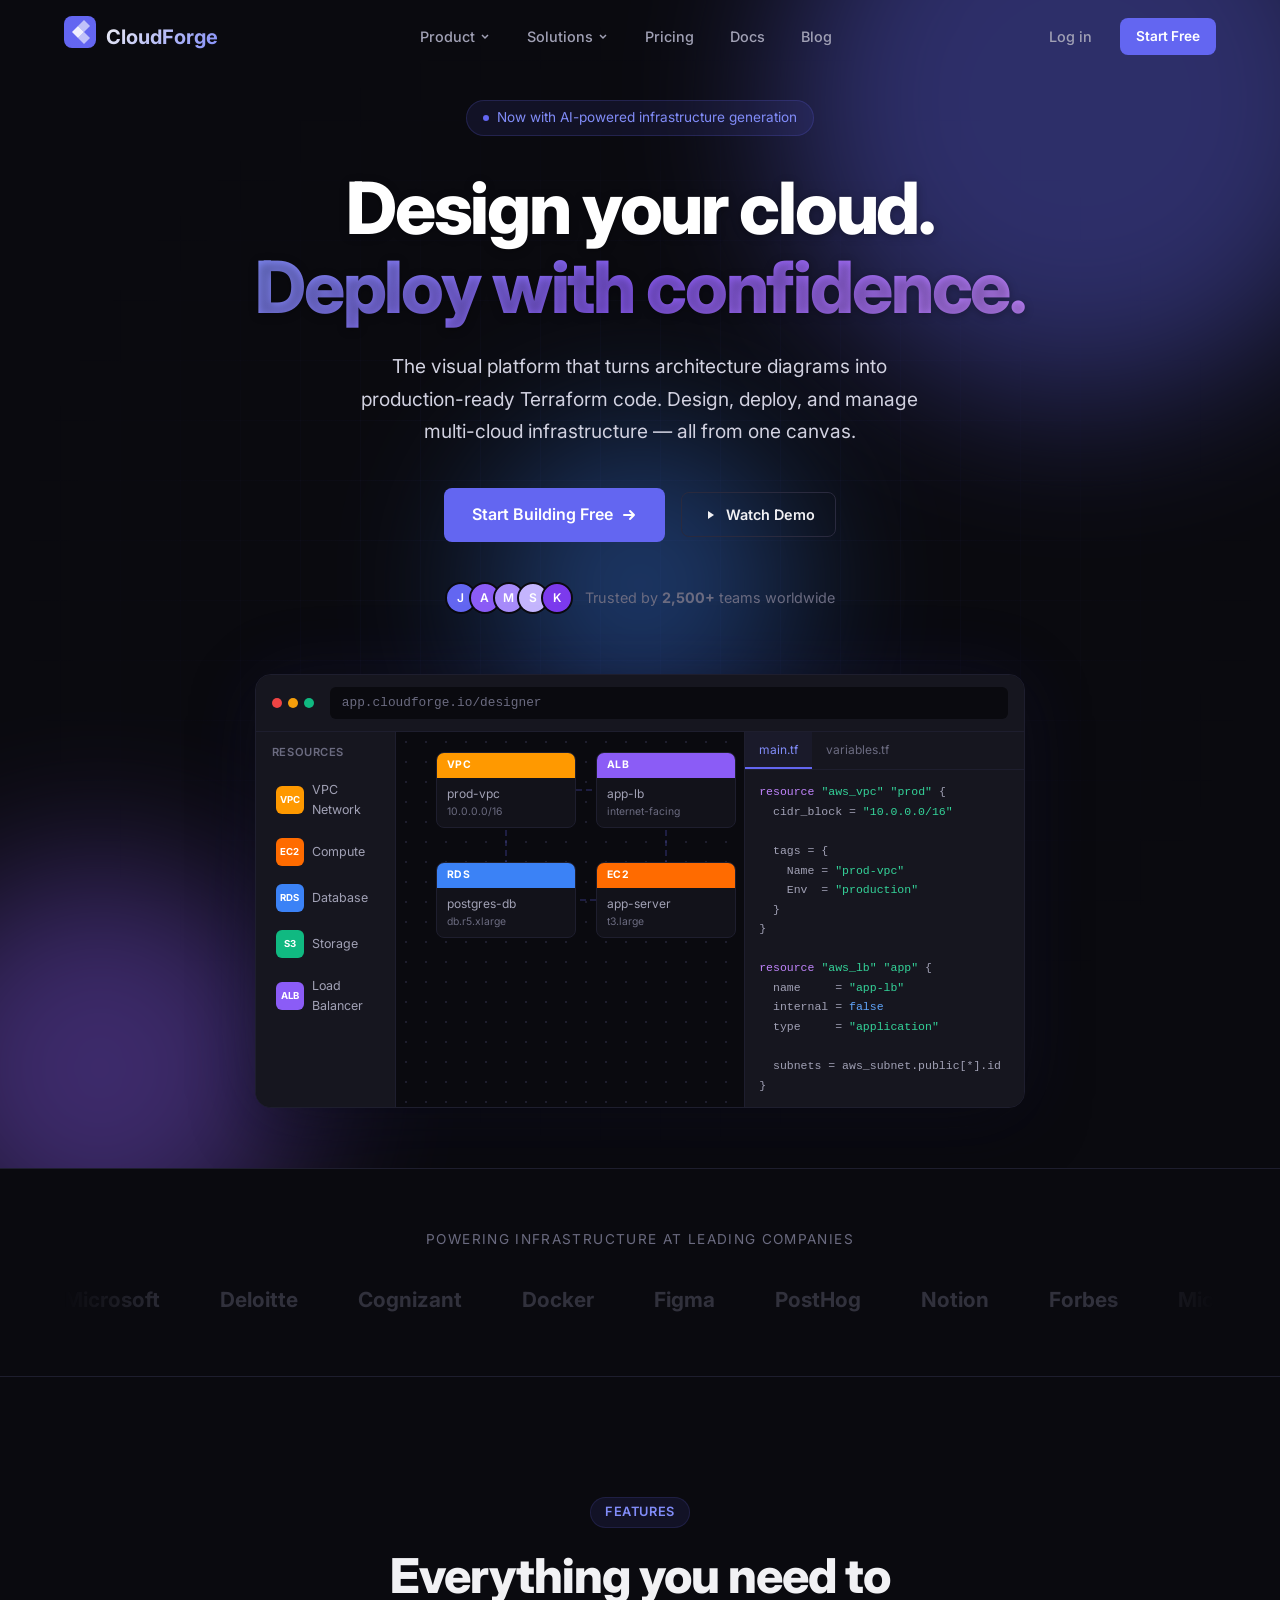
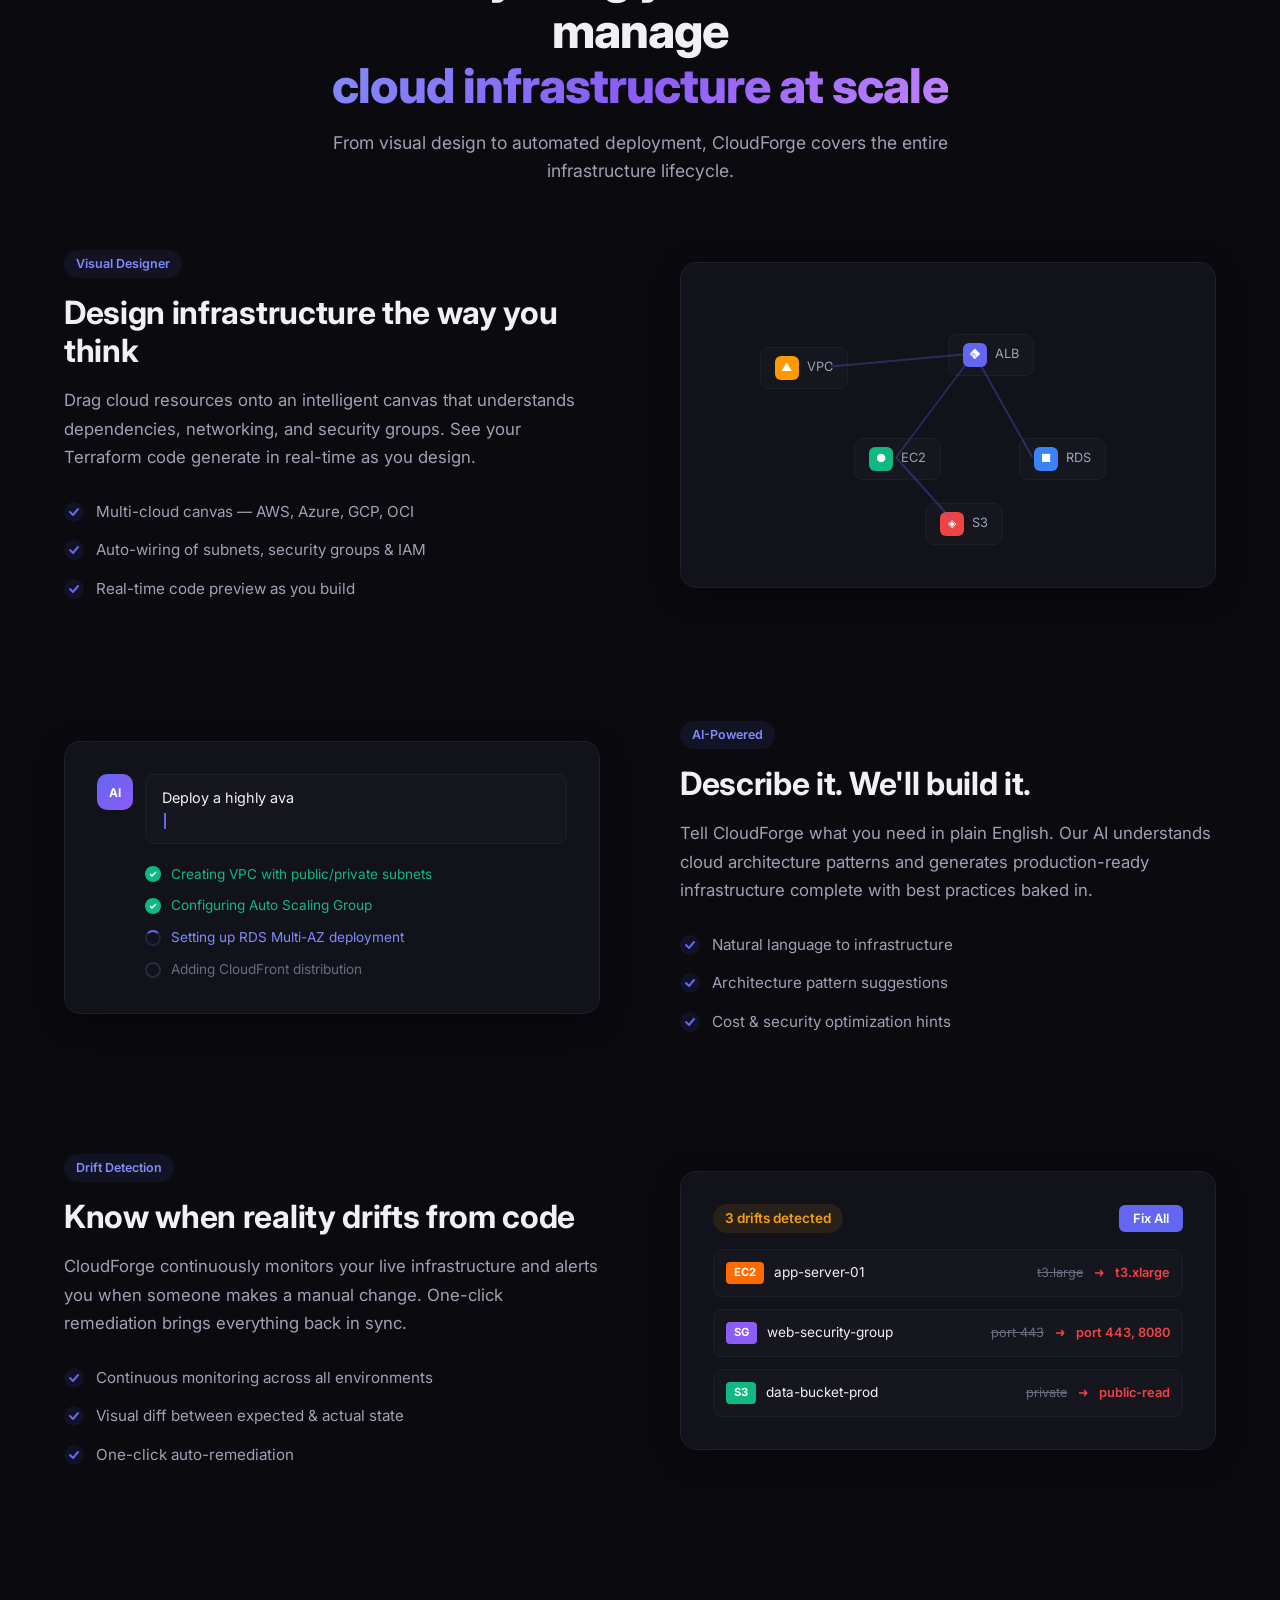
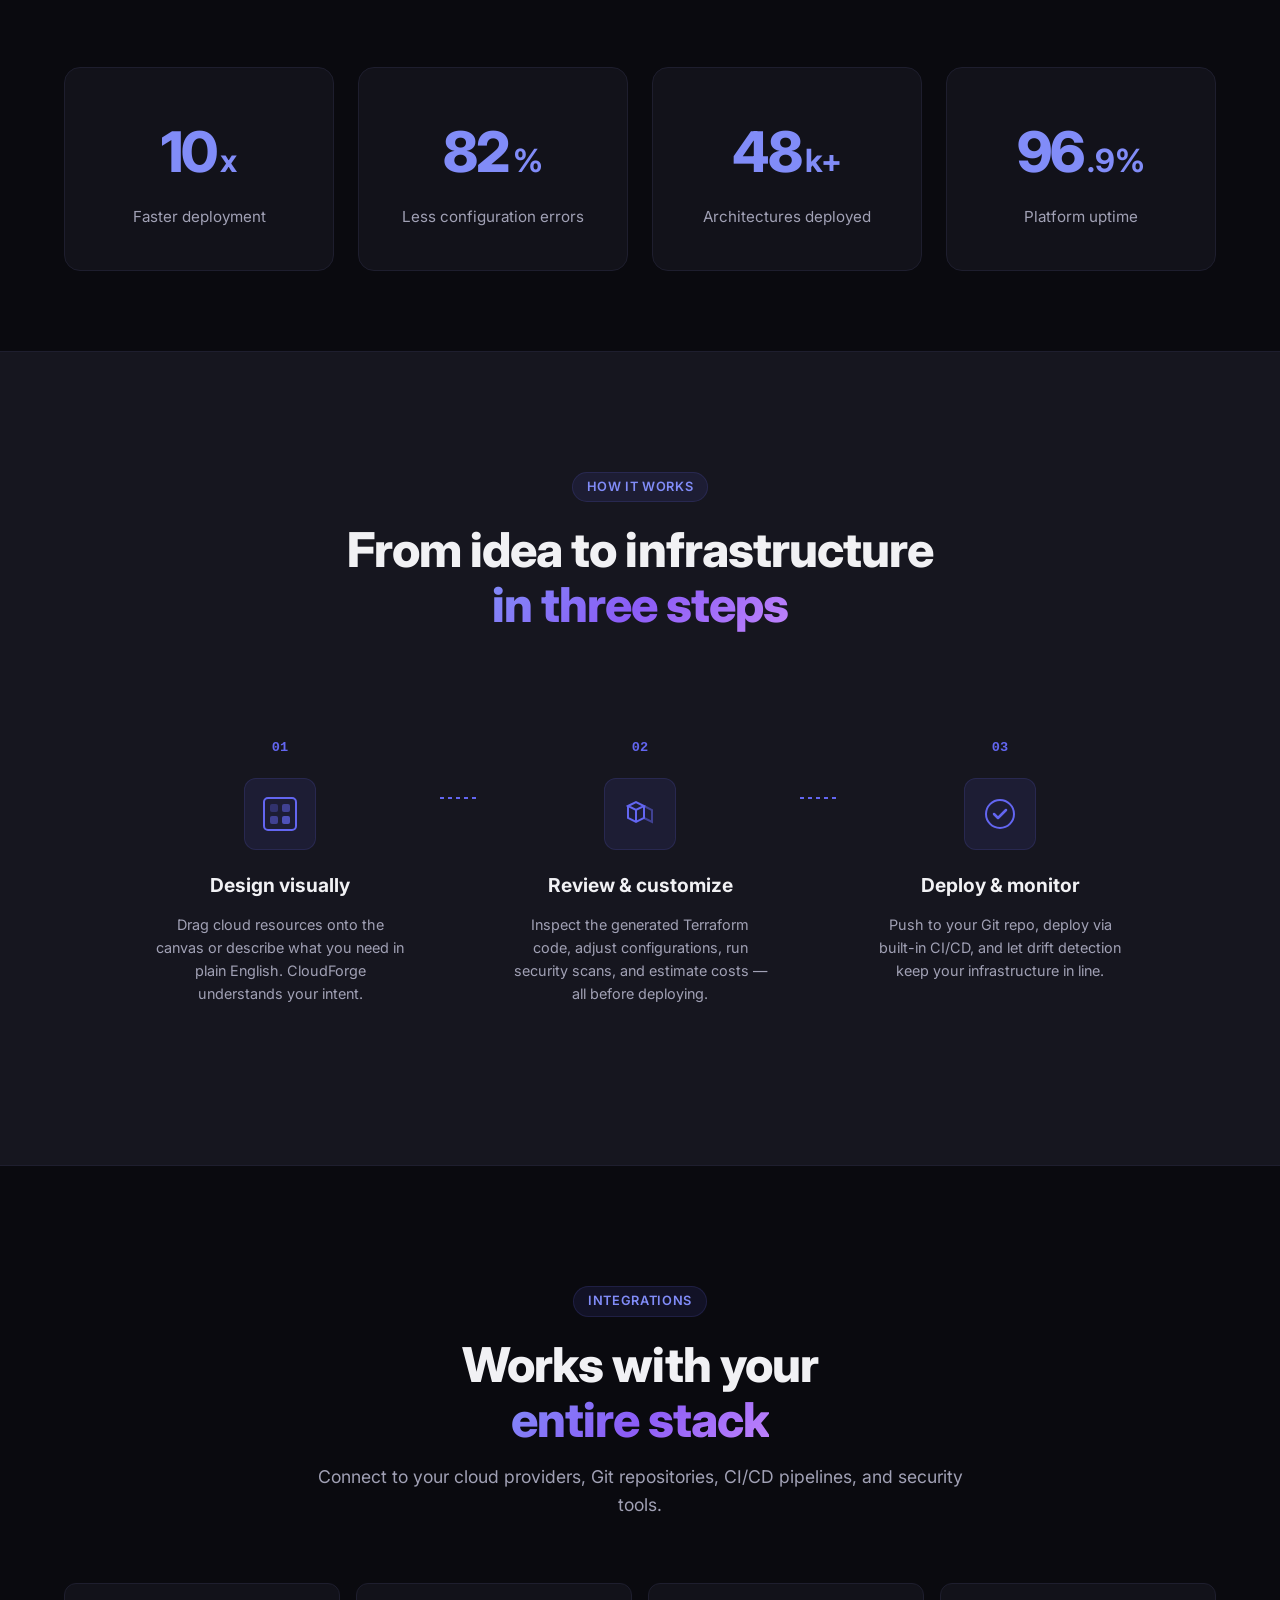
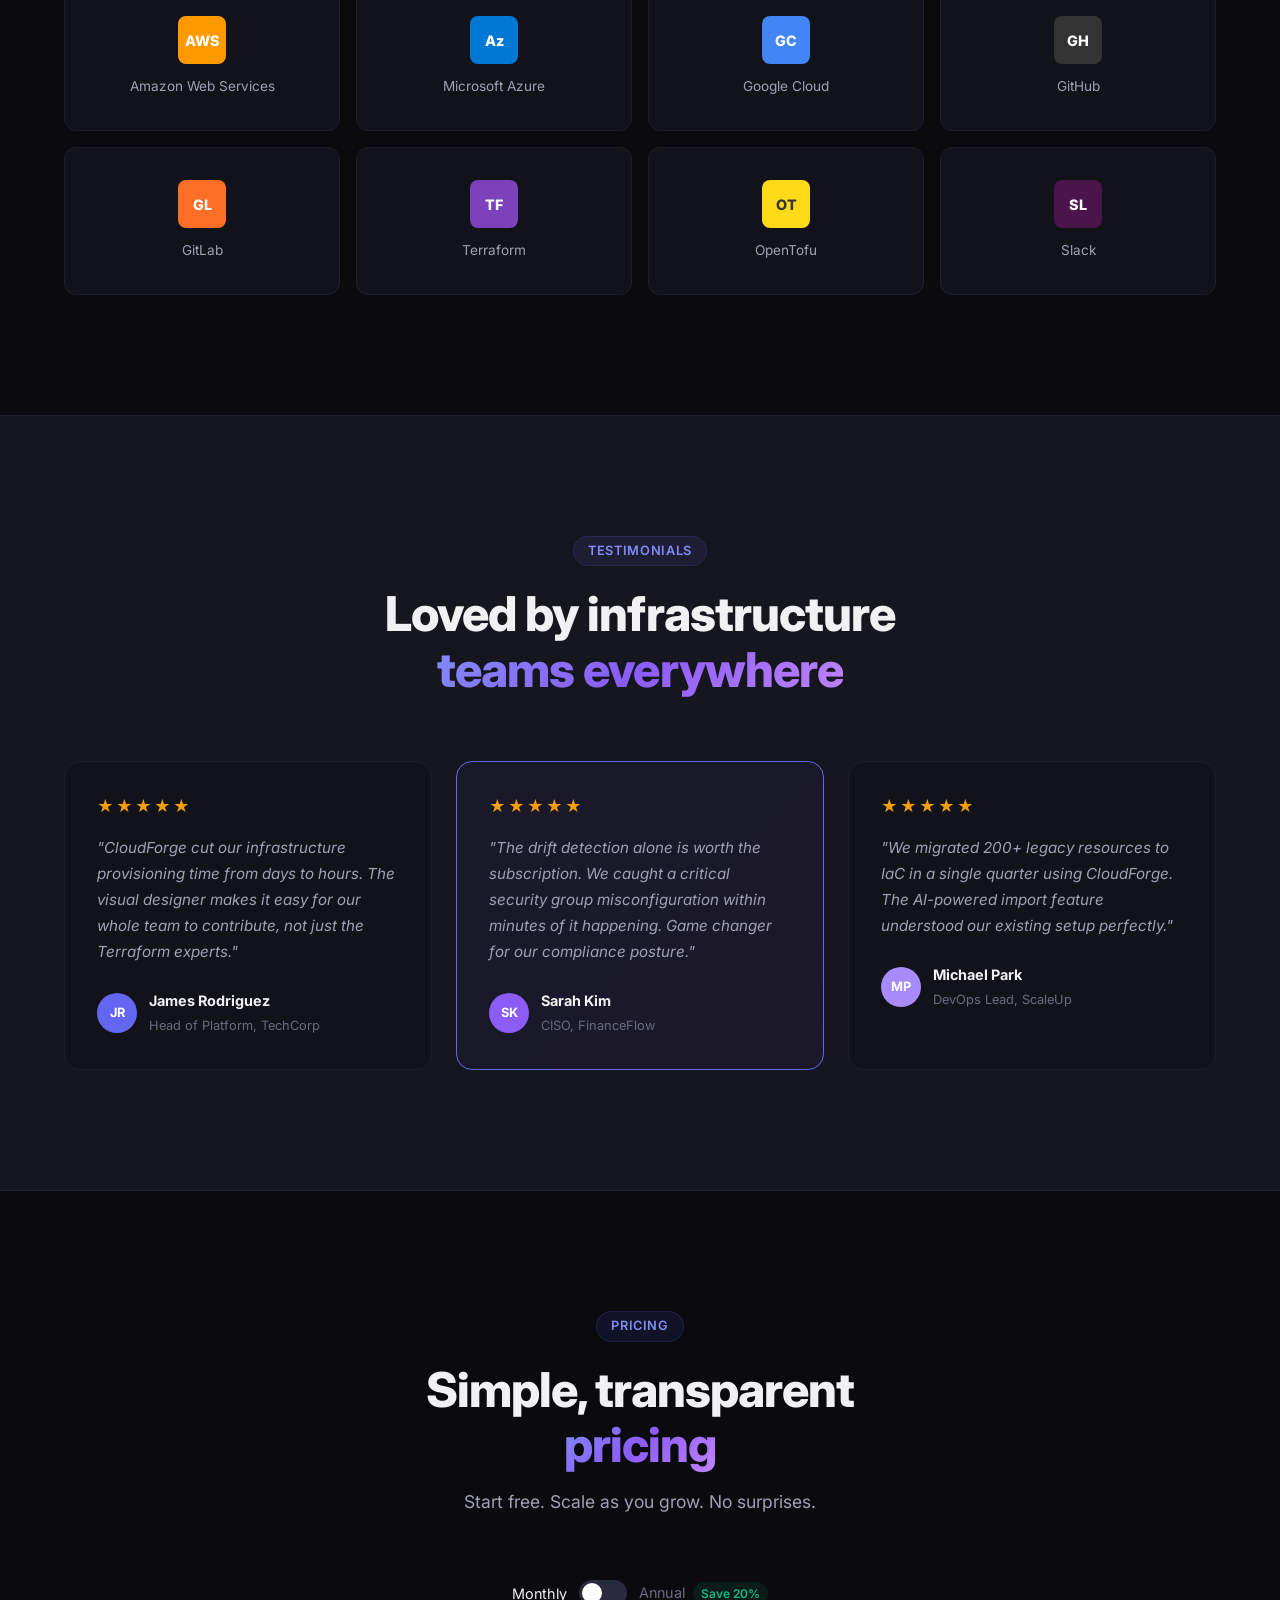
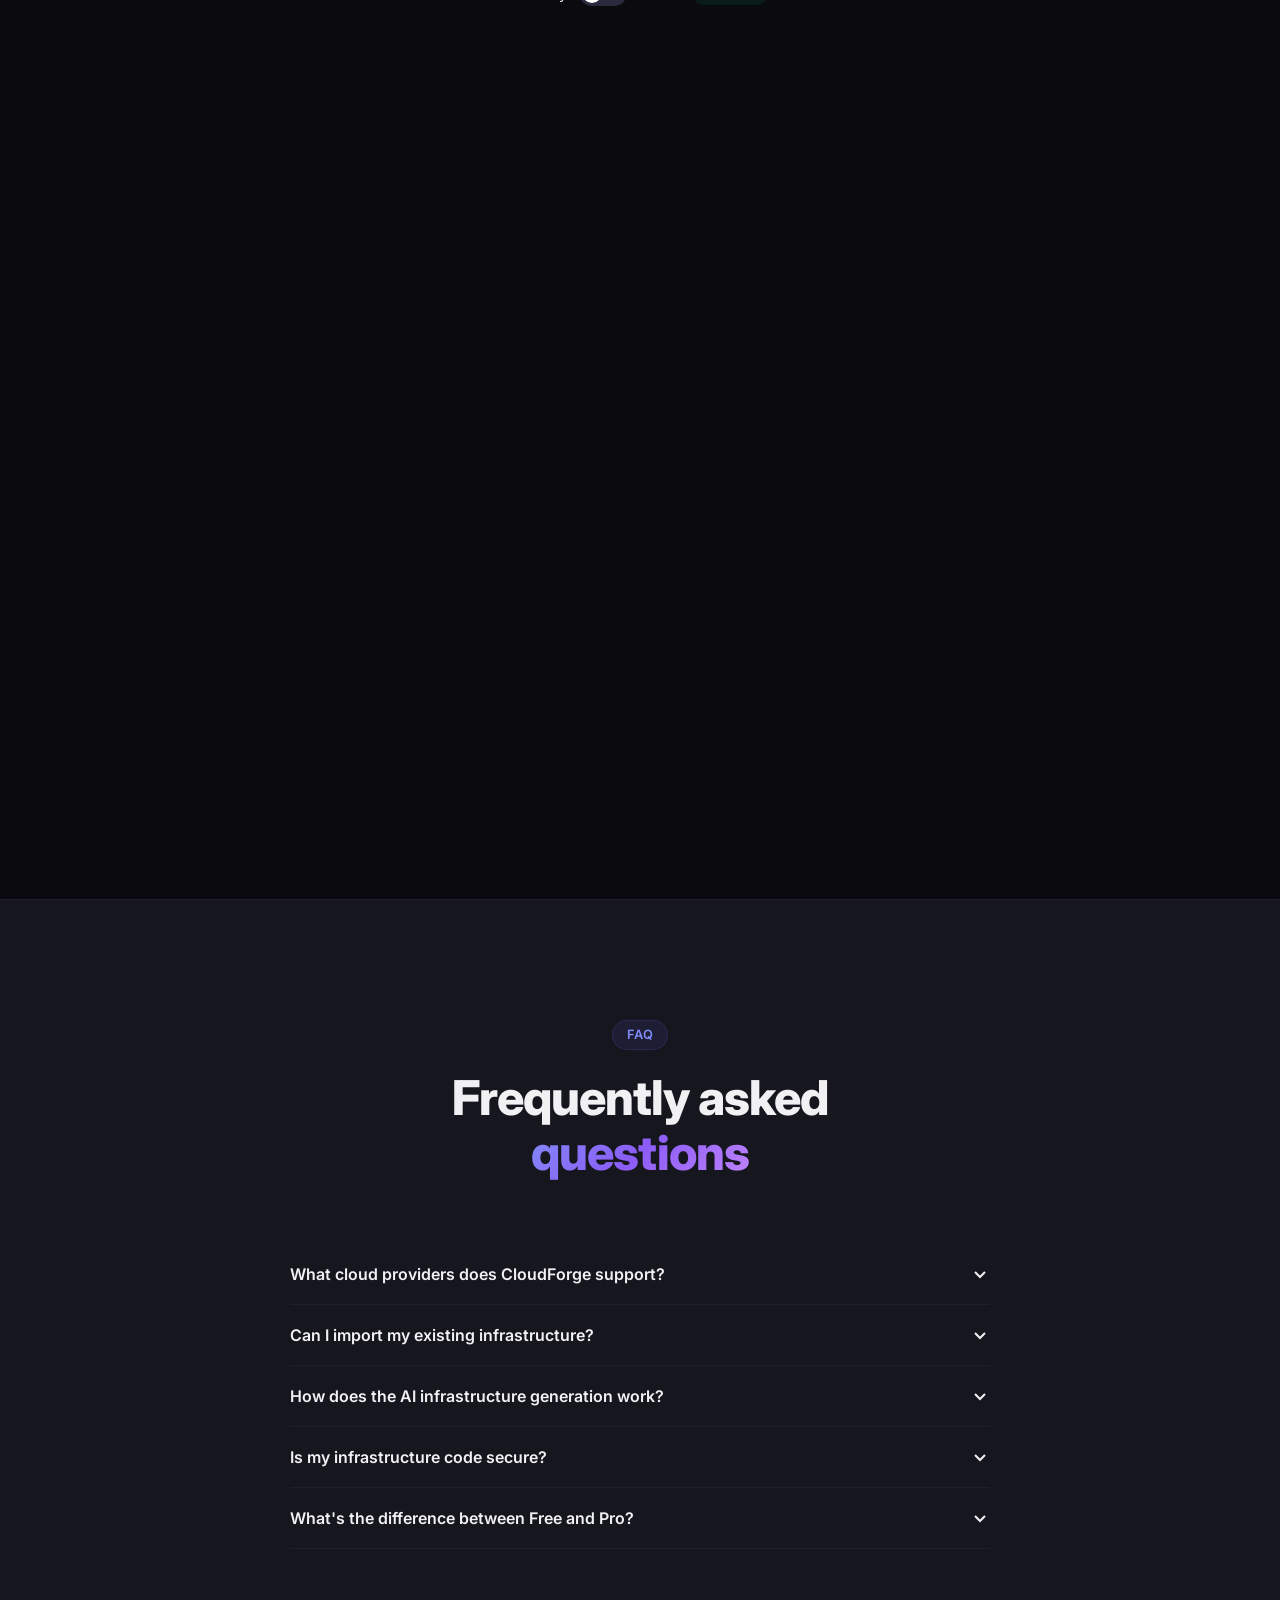
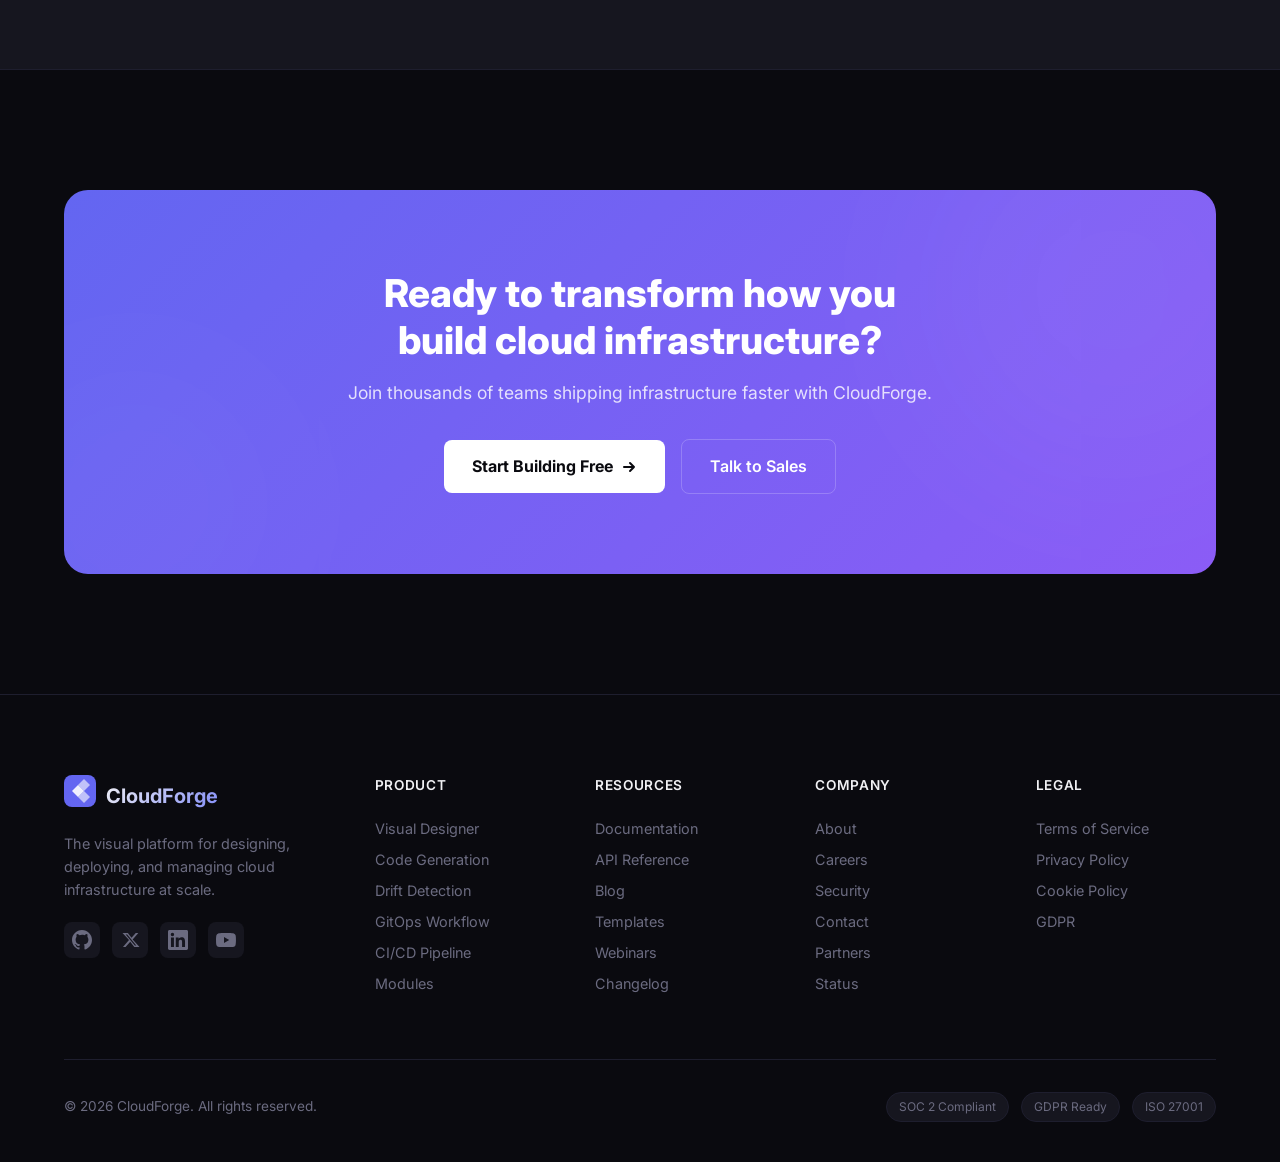
<file: index.html>
<!DOCTYPE html>
<html lang="en">
<head>
    <meta charset="UTF-8">
    <meta name="viewport" content="width=device-width, initial-scale=1.0">
    <title>CloudForge — Visual Cloud Infrastructure Platform</title>
    <link rel="preconnect" href="https://fonts.googleapis.com">
    <link rel="preconnect" href="https://fonts.gstatic.com" crossorigin>
    <link href="https://fonts.googleapis.com/css2?family=Inter:wght@300;400;500;600;700;800;900&display=swap" rel="stylesheet">
    <link rel="stylesheet" href="styles.css">
</head>
<body>
    <!-- Navigation -->
    <nav class="navbar" id="navbar">
        <div class="nav-container">
            <a href="#" class="logo">
                <div class="logo-icon">
                    <svg width="32" height="32" viewBox="0 0 32 32" fill="none">
                        <rect width="32" height="32" rx="8" fill="url(#logo-gradient)"/>
                        <path d="M8 16L14 10L20 16L14 22L8 16Z" fill="white" opacity="0.9"/>
                        <path d="M14 10L20 16L26 10L20 4L14 10Z" fill="white" opacity="0.6"/>
                        <path d="M14 22L20 16L26 22L20 28L14 22Z" fill="white" opacity="0.6"/>
                        <defs>
                            <linearGradient id="logo-gradient" x1="0" y1="0" x2="32" y2="32">
                                <stop stop-color="#6366f1"/>
                                <stop offset="1" stop-color="#8b5cf6"/>
                            </linearGradient>
                        </defs>
                    </svg>
                </div>
                <span class="logo-text">CloudForge</span>
            </a>
            <div class="nav-links" id="nav-links">
                <div class="nav-dropdown">
                    <button class="nav-link dropdown-trigger">
                        Product <svg width="12" height="12" viewBox="0 0 12 12"><path d="M3 5L6 8L9 5" stroke="currentColor" stroke-width="1.5" fill="none"/></svg>
                    </button>
                    <div class="dropdown-menu">
                        <a href="#features" class="dropdown-item">
                            <div class="dropdown-icon">⚡</div>
                            <div>
                                <strong>Visual Designer</strong>
                                <span>Drag & drop cloud architecture</span>
                            </div>
                        </a>
                        <a href="#features" class="dropdown-item">
                            <div class="dropdown-icon">🔧</div>
                            <div>
                                <strong>Code Generation</strong>
                                <span>Instant Terraform & OpenTofu</span>
                            </div>
                        </a>
                        <a href="#features" class="dropdown-item">
                            <div class="dropdown-icon">🔄</div>
                            <div>
                                <strong>GitOps Workflow</strong>
                                <span>Native version control</span>
                            </div>
                        </a>
                        <a href="#features" class="dropdown-item">
                            <div class="dropdown-icon">🛡️</div>
                            <div>
                                <strong>Security & Compliance</strong>
                                <span>Built-in governance</span>
                            </div>
                        </a>
                    </div>
                </div>
                <div class="nav-dropdown">
                    <button class="nav-link dropdown-trigger">
                        Solutions <svg width="12" height="12" viewBox="0 0 12 12"><path d="M3 5L6 8L9 5" stroke="currentColor" stroke-width="1.5" fill="none"/></svg>
                    </button>
                    <div class="dropdown-menu">
                        <a href="#" class="dropdown-item">
                            <div class="dropdown-icon">🏥</div>
                            <div>
                                <strong>Healthcare</strong>
                                <span>HIPAA-compliant infrastructure</span>
                            </div>
                        </a>
                        <a href="#" class="dropdown-item">
                            <div class="dropdown-icon">🏦</div>
                            <div>
                                <strong>Financial Services</strong>
                                <span>SOC 2 & PCI DSS ready</span>
                            </div>
                        </a>
                        <a href="#" class="dropdown-item">
                            <div class="dropdown-icon">🏛️</div>
                            <div>
                                <strong>Government</strong>
                                <span>FedRAMP aligned</span>
                            </div>
                        </a>
                        <a href="#" class="dropdown-item">
                            <div class="dropdown-icon">🛒</div>
                            <div>
                                <strong>Retail & E-commerce</strong>
                                <span>Scalable architectures</span>
                            </div>
                        </a>
                    </div>
                </div>
                <a href="#pricing" class="nav-link">Pricing</a>
                <a href="#" class="nav-link">Docs</a>
                <a href="#" class="nav-link">Blog</a>
            </div>
            <div class="nav-actions">
                <a href="app.html" class="btn-ghost">Log in</a>
                <a href="app.html" class="btn-primary btn-sm">Start Free</a>
            </div>
            <button class="mobile-toggle" id="mobile-toggle" aria-label="Toggle menu">
                <span></span><span></span><span></span>
            </button>
        </div>
    </nav>

    <!-- Hero Section -->
    <section class="hero">
        <div class="hero-bg">
            <div class="grid-pattern"></div>
            <div class="gradient-orb orb-1"></div>
            <div class="gradient-orb orb-2"></div>
            <div class="gradient-orb orb-3"></div>
        </div>
        <div class="container">
            <div class="hero-content">
                <div class="hero-badge" data-animate>
                    <span class="badge-dot"></span>
                    Now with AI-powered infrastructure generation
                </div>
                <h1 data-animate>
                    Design your cloud.<br>
                    <span class="gradient-text">Deploy with confidence.</span>
                </h1>
                <p class="hero-subtitle" data-animate>
                    The visual platform that turns architecture diagrams into production-ready
                    Terraform code. Design, deploy, and manage multi-cloud infrastructure
                    — all from one canvas.
                </p>
                <div class="hero-actions" data-animate>
                    <a href="app.html" class="btn-primary btn-lg">
                        Start Building Free
                        <svg width="16" height="16" viewBox="0 0 16 16" fill="none"><path d="M3 8H13M13 8L9 4M13 8L9 12" stroke="currentColor" stroke-width="2" stroke-linecap="round" stroke-linejoin="round"/></svg>
                    </a>
                    <a href="#demo" class="btn-outline btn-lg">
                        <svg width="16" height="16" viewBox="0 0 16 16" fill="none"><path d="M6 4L12 8L6 12V4Z" fill="currentColor"/></svg>
                        Watch Demo
                    </a>
                </div>
                <div class="hero-social-proof" data-animate>
                    <div class="avatar-stack">
                        <div class="avatar" style="background: #6366f1;">J</div>
                        <div class="avatar" style="background: #8b5cf6;">A</div>
                        <div class="avatar" style="background: #a78bfa;">M</div>
                        <div class="avatar" style="background: #c4b5fd;">S</div>
                        <div class="avatar" style="background: #7c3aed;">K</div>
                    </div>
                    <span>Trusted by <strong>2,500+</strong> teams worldwide</span>
                </div>
            </div>
            <div class="hero-visual" data-animate>
                <div class="browser-mockup">
                    <div class="browser-header">
                        <div class="browser-dots">
                            <span></span><span></span><span></span>
                        </div>
                        <div class="browser-url">app.cloudforge.io/designer</div>
                    </div>
                    <div class="browser-content">
                        <div class="canvas-demo">
                            <div class="canvas-sidebar">
                                <div class="sidebar-title">Resources</div>
                                <div class="sidebar-item" draggable="true" data-type="vpc">
                                    <div class="resource-icon vpc">VPC</div>
                                    <span>VPC Network</span>
                                </div>
                                <div class="sidebar-item" draggable="true" data-type="ec2">
                                    <div class="resource-icon ec2">EC2</div>
                                    <span>Compute</span>
                                </div>
                                <div class="sidebar-item" draggable="true" data-type="rds">
                                    <div class="resource-icon rds">RDS</div>
                                    <span>Database</span>
                                </div>
                                <div class="sidebar-item" draggable="true" data-type="s3">
                                    <div class="resource-icon s3">S3</div>
                                    <span>Storage</span>
                                </div>
                                <div class="sidebar-item" draggable="true" data-type="lb">
                                    <div class="resource-icon lb">ALB</div>
                                    <span>Load Balancer</span>
                                </div>
                            </div>
                            <div class="canvas-main" id="canvas-main">
                                <svg class="canvas-connections" id="canvas-connections"></svg>
                                <div class="canvas-node node-vpc" id="node-vpc" style="left: 40px; top: 20px;">
                                    <div class="node-header vpc">VPC</div>
                                    <div class="node-label">prod-vpc<br><small>10.0.0.0/16</small></div>
                                </div>
                                <div class="canvas-node node-lb" id="node-lb" style="left: 200px; top: 20px;">
                                    <div class="node-header lb">ALB</div>
                                    <div class="node-label">app-lb<br><small>internet-facing</small></div>
                                </div>
                                <div class="canvas-node node-ec2" id="node-ec2" style="left: 200px; top: 130px;">
                                    <div class="node-header ec2">EC2</div>
                                    <div class="node-label">app-server<br><small>t3.large</small></div>
                                </div>
                                <div class="canvas-node node-rds" id="node-rds" style="left: 40px; top: 130px;">
                                    <div class="node-header rds">RDS</div>
                                    <div class="node-label">postgres-db<br><small>db.r5.xlarge</small></div>
                                </div>
                            </div>
                            <div class="canvas-code">
                                <div class="code-header">
                                    <span class="code-tab active">main.tf</span>
                                    <span class="code-tab">variables.tf</span>
                                </div>
                                <pre class="code-content"><code><span class="code-keyword">resource</span> <span class="code-string">"aws_vpc"</span> <span class="code-string">"prod"</span> {
  cidr_block = <span class="code-string">"10.0.0.0/16"</span>

  tags = {
    Name = <span class="code-string">"prod-vpc"</span>
    Env  = <span class="code-string">"production"</span>
  }
}

<span class="code-keyword">resource</span> <span class="code-string">"aws_lb"</span> <span class="code-string">"app"</span> {
  name     = <span class="code-string">"app-lb"</span>
  internal = <span class="code-value">false</span>
  type     = <span class="code-string">"application"</span>

  subnets = aws_subnet.public[*].id
}</code></pre>
                            </div>
                        </div>
                    </div>
                </div>
            </div>
        </div>
    </section>

    <!-- Logos -->
    <section class="logos-section">
        <div class="container">
            <p class="logos-title">Powering infrastructure at leading companies</p>
            <div class="logos-track">
                <div class="logos-slide">
                    <div class="logo-item">Microsoft</div>
                    <div class="logo-item">Deloitte</div>
                    <div class="logo-item">Cognizant</div>
                    <div class="logo-item">Docker</div>
                    <div class="logo-item">Figma</div>
                    <div class="logo-item">PostHog</div>
                    <div class="logo-item">Notion</div>
                    <div class="logo-item">Forbes</div>
                    <div class="logo-item">Microsoft</div>
                    <div class="logo-item">Deloitte</div>
                    <div class="logo-item">Cognizant</div>
                    <div class="logo-item">Docker</div>
                </div>
            </div>
        </div>
    </section>

    <!-- Features Section -->
    <section class="features" id="features">
        <div class="container">
            <div class="section-header">
                <span class="section-tag">Features</span>
                <h2>Everything you need to manage<br><span class="gradient-text">cloud infrastructure at scale</span></h2>
                <p>From visual design to automated deployment, CloudForge covers the entire infrastructure lifecycle.</p>
            </div>

            <!-- Feature 1: Visual Designer -->
            <div class="feature-block">
                <div class="feature-info">
                    <div class="feature-tag">Visual Designer</div>
                    <h3>Design infrastructure the way you think</h3>
                    <p>Drag cloud resources onto an intelligent canvas that understands dependencies, networking, and security groups. See your Terraform code generate in real-time as you design.</p>
                    <ul class="feature-list">
                        <li>
                            <svg width="20" height="20" viewBox="0 0 20 20" fill="none"><circle cx="10" cy="10" r="10" fill="#6366f1" opacity="0.1"/><path d="M6 10L9 13L14 7" stroke="#6366f1" stroke-width="2" stroke-linecap="round" stroke-linejoin="round"/></svg>
                            Multi-cloud canvas — AWS, Azure, GCP, OCI
                        </li>
                        <li>
                            <svg width="20" height="20" viewBox="0 0 20 20" fill="none"><circle cx="10" cy="10" r="10" fill="#6366f1" opacity="0.1"/><path d="M6 10L9 13L14 7" stroke="#6366f1" stroke-width="2" stroke-linecap="round" stroke-linejoin="round"/></svg>
                            Auto-wiring of subnets, security groups & IAM
                        </li>
                        <li>
                            <svg width="20" height="20" viewBox="0 0 20 20" fill="none"><circle cx="10" cy="10" r="10" fill="#6366f1" opacity="0.1"/><path d="M6 10L9 13L14 7" stroke="#6366f1" stroke-width="2" stroke-linecap="round" stroke-linejoin="round"/></svg>
                            Real-time code preview as you build
                        </li>
                    </ul>
                </div>
                <div class="feature-visual">
                    <div class="feature-card glass-card">
                        <div class="mini-canvas">
                            <div class="mini-node" style="--delay: 0s; left: 10%; top: 20%;">
                                <div class="mini-icon" style="background: #ff9900;">▲</div>
                                <span>VPC</span>
                            </div>
                            <div class="mini-node" style="--delay: 0.2s; left: 50%; top: 15%;">
                                <div class="mini-icon" style="background: #6366f1;">◆</div>
                                <span>ALB</span>
                            </div>
                            <div class="mini-node" style="--delay: 0.4s; left: 30%; top: 55%;">
                                <div class="mini-icon" style="background: #10b981;">●</div>
                                <span>EC2</span>
                            </div>
                            <div class="mini-node" style="--delay: 0.6s; left: 65%; top: 55%;">
                                <div class="mini-icon" style="background: #3b82f6;">■</div>
                                <span>RDS</span>
                            </div>
                            <div class="mini-node" style="--delay: 0.8s; left: 45%; top: 80%;">
                                <div class="mini-icon" style="background: #ef4444;">◈</div>
                                <span>S3</span>
                            </div>
                            <svg class="mini-connections" viewBox="0 0 300 200">
                                <line x1="60" y1="55" x2="170" y2="45" stroke="#6366f1" stroke-width="1.5" opacity="0.3"/>
                                <line x1="170" y1="45" x2="110" y2="125" stroke="#6366f1" stroke-width="1.5" opacity="0.3"/>
                                <line x1="170" y1="45" x2="215" y2="125" stroke="#6366f1" stroke-width="1.5" opacity="0.3"/>
                                <line x1="110" y1="125" x2="155" y2="175" stroke="#6366f1" stroke-width="1.5" opacity="0.3"/>
                            </svg>
                        </div>
                    </div>
                </div>
            </div>

            <!-- Feature 2: AI Generation -->
            <div class="feature-block reverse">
                <div class="feature-info">
                    <div class="feature-tag">AI-Powered</div>
                    <h3>Describe it. We'll build it.</h3>
                    <p>Tell CloudForge what you need in plain English. Our AI understands cloud architecture patterns and generates production-ready infrastructure complete with best practices baked in.</p>
                    <ul class="feature-list">
                        <li>
                            <svg width="20" height="20" viewBox="0 0 20 20" fill="none"><circle cx="10" cy="10" r="10" fill="#6366f1" opacity="0.1"/><path d="M6 10L9 13L14 7" stroke="#6366f1" stroke-width="2" stroke-linecap="round" stroke-linejoin="round"/></svg>
                            Natural language to infrastructure
                        </li>
                        <li>
                            <svg width="20" height="20" viewBox="0 0 20 20" fill="none"><circle cx="10" cy="10" r="10" fill="#6366f1" opacity="0.1"/><path d="M6 10L9 13L14 7" stroke="#6366f1" stroke-width="2" stroke-linecap="round" stroke-linejoin="round"/></svg>
                            Architecture pattern suggestions
                        </li>
                        <li>
                            <svg width="20" height="20" viewBox="0 0 20 20" fill="none"><circle cx="10" cy="10" r="10" fill="#6366f1" opacity="0.1"/><path d="M6 10L9 13L14 7" stroke="#6366f1" stroke-width="2" stroke-linecap="round" stroke-linejoin="round"/></svg>
                            Cost & security optimization hints
                        </li>
                    </ul>
                </div>
                <div class="feature-visual">
                    <div class="feature-card glass-card">
                        <div class="ai-demo">
                            <div class="ai-input">
                                <div class="ai-avatar">AI</div>
                                <div class="ai-prompt">
                                    <div class="typing-text" id="ai-typing">Deploy a highly available web app with auto-scaling, RDS PostgreSQL, and CloudFront CDN on AWS...</div>
                                    <div class="cursor-blink"></div>
                                </div>
                            </div>
                            <div class="ai-output">
                                <div class="ai-step done">
                                    <svg width="16" height="16" viewBox="0 0 16 16"><circle cx="8" cy="8" r="8" fill="#10b981"/><path d="M5 8L7 10L11 6" stroke="white" stroke-width="1.5" fill="none"/></svg>
                                    Creating VPC with public/private subnets
                                </div>
                                <div class="ai-step done">
                                    <svg width="16" height="16" viewBox="0 0 16 16"><circle cx="8" cy="8" r="8" fill="#10b981"/><path d="M5 8L7 10L11 6" stroke="white" stroke-width="1.5" fill="none"/></svg>
                                    Configuring Auto Scaling Group
                                </div>
                                <div class="ai-step active">
                                    <div class="spinner-small"></div>
                                    Setting up RDS Multi-AZ deployment
                                </div>
                                <div class="ai-step pending">
                                    <div class="step-circle"></div>
                                    Adding CloudFront distribution
                                </div>
                            </div>
                        </div>
                    </div>
                </div>
            </div>

            <!-- Feature 3: Drift Detection -->
            <div class="feature-block">
                <div class="feature-info">
                    <div class="feature-tag">Drift Detection</div>
                    <h3>Know when reality drifts from code</h3>
                    <p>CloudForge continuously monitors your live infrastructure and alerts you when someone makes a manual change. One-click remediation brings everything back in sync.</p>
                    <ul class="feature-list">
                        <li>
                            <svg width="20" height="20" viewBox="0 0 20 20" fill="none"><circle cx="10" cy="10" r="10" fill="#6366f1" opacity="0.1"/><path d="M6 10L9 13L14 7" stroke="#6366f1" stroke-width="2" stroke-linecap="round" stroke-linejoin="round"/></svg>
                            Continuous monitoring across all environments
                        </li>
                        <li>
                            <svg width="20" height="20" viewBox="0 0 20 20" fill="none"><circle cx="10" cy="10" r="10" fill="#6366f1" opacity="0.1"/><path d="M6 10L9 13L14 7" stroke="#6366f1" stroke-width="2" stroke-linecap="round" stroke-linejoin="round"/></svg>
                            Visual diff between expected & actual state
                        </li>
                        <li>
                            <svg width="20" height="20" viewBox="0 0 20 20" fill="none"><circle cx="10" cy="10" r="10" fill="#6366f1" opacity="0.1"/><path d="M6 10L9 13L14 7" stroke="#6366f1" stroke-width="2" stroke-linecap="round" stroke-linejoin="round"/></svg>
                            One-click auto-remediation
                        </li>
                    </ul>
                </div>
                <div class="feature-visual">
                    <div class="feature-card glass-card">
                        <div class="drift-demo">
                            <div class="drift-header">
                                <span class="drift-status warning">3 drifts detected</span>
                                <button class="drift-fix-all">Fix All</button>
                            </div>
                            <div class="drift-item">
                                <div class="drift-resource">
                                    <span class="drift-type ec2">EC2</span>
                                    app-server-01
                                </div>
                                <div class="drift-change">
                                    <span class="drift-old">t3.large</span>
                                    <svg width="16" height="16" viewBox="0 0 16 16"><path d="M4 8H12M12 8L9 5M12 8L9 11" stroke="#ef4444" stroke-width="1.5" fill="none"/></svg>
                                    <span class="drift-new">t3.xlarge</span>
                                </div>
                            </div>
                            <div class="drift-item">
                                <div class="drift-resource">
                                    <span class="drift-type sg">SG</span>
                                    web-security-group
                                </div>
                                <div class="drift-change">
                                    <span class="drift-old">port 443</span>
                                    <svg width="16" height="16" viewBox="0 0 16 16"><path d="M4 8H12M12 8L9 5M12 8L9 11" stroke="#ef4444" stroke-width="1.5" fill="none"/></svg>
                                    <span class="drift-new">port 443, 8080</span>
                                </div>
                            </div>
                            <div class="drift-item">
                                <div class="drift-resource">
                                    <span class="drift-type s3">S3</span>
                                    data-bucket-prod
                                </div>
                                <div class="drift-change">
                                    <span class="drift-old">private</span>
                                    <svg width="16" height="16" viewBox="0 0 16 16"><path d="M4 8H12M12 8L9 5M12 8L9 11" stroke="#ef4444" stroke-width="1.5" fill="none"/></svg>
                                    <span class="drift-new">public-read</span>
                                </div>
                            </div>
                        </div>
                    </div>
                </div>
            </div>
        </div>
    </section>

    <!-- Stats -->
    <section class="stats-section">
        <div class="container">
            <div class="stats-grid">
                <div class="stat-card">
                    <div class="stat-number" data-count="10">0</div>
                    <div class="stat-suffix">x</div>
                    <div class="stat-label">Faster deployment</div>
                </div>
                <div class="stat-card">
                    <div class="stat-number" data-count="85">0</div>
                    <div class="stat-suffix">%</div>
                    <div class="stat-label">Less configuration errors</div>
                </div>
                <div class="stat-card">
                    <div class="stat-number" data-count="50">0</div>
                    <div class="stat-suffix">k+</div>
                    <div class="stat-label">Architectures deployed</div>
                </div>
                <div class="stat-card">
                    <div class="stat-number" data-count="99">0</div>
                    <div class="stat-suffix">.9%</div>
                    <div class="stat-label">Platform uptime</div>
                </div>
            </div>
        </div>
    </section>

    <!-- How It Works -->
    <section class="how-it-works" id="how-it-works">
        <div class="container">
            <div class="section-header">
                <span class="section-tag">How it works</span>
                <h2>From idea to infrastructure<br><span class="gradient-text">in three steps</span></h2>
            </div>
            <div class="steps-grid">
                <div class="step-card" data-animate>
                    <div class="step-number">01</div>
                    <div class="step-icon">
                        <svg width="40" height="40" viewBox="0 0 40 40" fill="none">
                            <rect x="4" y="4" width="32" height="32" rx="4" stroke="#6366f1" stroke-width="2"/>
                            <rect x="10" y="10" width="8" height="8" rx="2" fill="#6366f1" opacity="0.3"/>
                            <rect x="22" y="10" width="8" height="8" rx="2" fill="#6366f1" opacity="0.5"/>
                            <rect x="10" y="22" width="8" height="8" rx="2" fill="#6366f1" opacity="0.5"/>
                            <rect x="22" y="22" width="8" height="8" rx="2" fill="#6366f1" opacity="0.7"/>
                        </svg>
                    </div>
                    <h4>Design visually</h4>
                    <p>Drag cloud resources onto the canvas or describe what you need in plain English. CloudForge understands your intent.</p>
                </div>
                <div class="step-connector">
                    <svg width="40" height="2" viewBox="0 0 40 2"><line x1="0" y1="1" x2="40" y2="1" stroke="#6366f1" stroke-width="2" stroke-dasharray="4 4"/></svg>
                </div>
                <div class="step-card" data-animate>
                    <div class="step-number">02</div>
                    <div class="step-icon">
                        <svg width="40" height="40" viewBox="0 0 40 40" fill="none">
                            <path d="M8 12L16 8L24 12L16 16L8 12Z" stroke="#6366f1" stroke-width="2"/>
                            <path d="M16 16V28" stroke="#6366f1" stroke-width="2"/>
                            <path d="M8 12V24L16 28L24 24V12" stroke="#6366f1" stroke-width="2"/>
                            <path d="M24 12L32 16V28L24 24" stroke="#6366f1" stroke-width="2" opacity="0.5"/>
                        </svg>
                    </div>
                    <h4>Review & customize</h4>
                    <p>Inspect the generated Terraform code, adjust configurations, run security scans, and estimate costs — all before deploying.</p>
                </div>
                <div class="step-connector">
                    <svg width="40" height="2" viewBox="0 0 40 2"><line x1="0" y1="1" x2="40" y2="1" stroke="#6366f1" stroke-width="2" stroke-dasharray="4 4"/></svg>
                </div>
                <div class="step-card" data-animate>
                    <div class="step-number">03</div>
                    <div class="step-icon">
                        <svg width="40" height="40" viewBox="0 0 40 40" fill="none">
                            <circle cx="20" cy="20" r="14" stroke="#6366f1" stroke-width="2"/>
                            <path d="M14 20L18 24L26 16" stroke="#6366f1" stroke-width="2.5" stroke-linecap="round" stroke-linejoin="round"/>
                        </svg>
                    </div>
                    <h4>Deploy & monitor</h4>
                    <p>Push to your Git repo, deploy via built-in CI/CD, and let drift detection keep your infrastructure in line.</p>
                </div>
            </div>
        </div>
    </section>

    <!-- Integrations -->
    <section class="integrations">
        <div class="container">
            <div class="section-header">
                <span class="section-tag">Integrations</span>
                <h2>Works with your<br><span class="gradient-text">entire stack</span></h2>
                <p>Connect to your cloud providers, Git repositories, CI/CD pipelines, and security tools.</p>
            </div>
            <div class="integrations-grid">
                <div class="integration-card">
                    <div class="integration-icon aws">AWS</div>
                    <span>Amazon Web Services</span>
                </div>
                <div class="integration-card">
                    <div class="integration-icon azure">Az</div>
                    <span>Microsoft Azure</span>
                </div>
                <div class="integration-card">
                    <div class="integration-icon gcp">GC</div>
                    <span>Google Cloud</span>
                </div>
                <div class="integration-card">
                    <div class="integration-icon github">GH</div>
                    <span>GitHub</span>
                </div>
                <div class="integration-card">
                    <div class="integration-icon gitlab">GL</div>
                    <span>GitLab</span>
                </div>
                <div class="integration-card">
                    <div class="integration-icon terraform">TF</div>
                    <span>Terraform</span>
                </div>
                <div class="integration-card">
                    <div class="integration-icon opentofu">OT</div>
                    <span>OpenTofu</span>
                </div>
                <div class="integration-card">
                    <div class="integration-icon slack">SL</div>
                    <span>Slack</span>
                </div>
            </div>
        </div>
    </section>

    <!-- Testimonials -->
    <section class="testimonials" id="testimonials">
        <div class="container">
            <div class="section-header">
                <span class="section-tag">Testimonials</span>
                <h2>Loved by infrastructure<br><span class="gradient-text">teams everywhere</span></h2>
            </div>
            <div class="testimonials-grid">
                <div class="testimonial-card" data-animate>
                    <div class="testimonial-stars">★★★★★</div>
                    <p>"CloudForge cut our infrastructure provisioning time from days to hours. The visual designer makes it easy for our whole team to contribute, not just the Terraform experts."</p>
                    <div class="testimonial-author">
                        <div class="author-avatar" style="background: #6366f1;">JR</div>
                        <div>
                            <strong>James Rodriguez</strong>
                            <span>Head of Platform, TechCorp</span>
                        </div>
                    </div>
                </div>
                <div class="testimonial-card featured" data-animate>
                    <div class="testimonial-stars">★★★★★</div>
                    <p>"The drift detection alone is worth the subscription. We caught a critical security group misconfiguration within minutes of it happening. Game changer for our compliance posture."</p>
                    <div class="testimonial-author">
                        <div class="author-avatar" style="background: #8b5cf6;">SK</div>
                        <div>
                            <strong>Sarah Kim</strong>
                            <span>CISO, FinanceFlow</span>
                        </div>
                    </div>
                </div>
                <div class="testimonial-card" data-animate>
                    <div class="testimonial-stars">★★★★★</div>
                    <p>"We migrated 200+ legacy resources to IaC in a single quarter using CloudForge. The AI-powered import feature understood our existing setup perfectly."</p>
                    <div class="testimonial-author">
                        <div class="author-avatar" style="background: #a78bfa;">MP</div>
                        <div>
                            <strong>Michael Park</strong>
                            <span>DevOps Lead, ScaleUp</span>
                        </div>
                    </div>
                </div>
            </div>
        </div>
    </section>

    <!-- Pricing -->
    <section class="pricing" id="pricing">
        <div class="container">
            <div class="section-header">
                <span class="section-tag">Pricing</span>
                <h2>Simple, transparent<br><span class="gradient-text">pricing</span></h2>
                <p>Start free. Scale as you grow. No surprises.</p>
            </div>
            <div class="pricing-toggle">
                <span class="toggle-label active" id="monthly-label">Monthly</span>
                <button class="toggle-switch" id="pricing-toggle" aria-label="Toggle annual pricing">
                    <span class="toggle-knob"></span>
                </button>
                <span class="toggle-label" id="annual-label">Annual <span class="save-badge">Save 20%</span></span>
            </div>
            <div class="pricing-grid">
                <div class="pricing-card" data-animate>
                    <div class="pricing-header">
                        <h3>Free</h3>
                        <p>For individuals exploring cloud architecture</p>
                    </div>
                    <div class="pricing-price">
                        <span class="price">$0</span>
                        <span class="period">forever</span>
                    </div>
                    <ul class="pricing-features">
                        <li>Unlimited architectures</li>
                        <li>Terraform code generation</li>
                        <li>AWS, Azure, GCP, OCI support</li>
                        <li>Public templates library</li>
                        <li>Community support</li>
                    </ul>
                    <a href="app.html" class="btn-outline btn-block">Get Started Free</a>
                </div>
                <div class="pricing-card popular" data-animate>
                    <div class="popular-badge">Most Popular</div>
                    <div class="pricing-header">
                        <h3>Pro</h3>
                        <p>For teams building production infrastructure</p>
                    </div>
                    <div class="pricing-price">
                        <span class="price" data-monthly="79" data-annual="63">$79</span>
                        <span class="period">per user / month</span>
                    </div>
                    <ul class="pricing-features">
                        <li><strong>Everything in Free, plus:</strong></li>
                        <li>Unlimited team members</li>
                        <li>Git integration (GitHub, GitLab, Bitbucket)</li>
                        <li>Visual CI/CD pipeline</li>
                        <li>Drift detection & remediation</li>
                        <li>RBAC & audit logs</li>
                        <li>Unlimited deployments</li>
                        <li>Priority support</li>
                    </ul>
                    <a href="app.html" class="btn-primary btn-block">Start 14-Day Trial</a>
                </div>
                <div class="pricing-card" data-animate>
                    <div class="pricing-header">
                        <h3>Enterprise</h3>
                        <p>For organizations with advanced needs</p>
                    </div>
                    <div class="pricing-price">
                        <span class="price">Custom</span>
                        <span class="period">tailored to your needs</span>
                    </div>
                    <ul class="pricing-features">
                        <li><strong>Everything in Pro, plus:</strong></li>
                        <li>Self-hosted runner</li>
                        <li>SSO / SAML integration</li>
                        <li>Private module registry</li>
                        <li>Import existing infrastructure</li>
                        <li>SLA guarantee</li>
                        <li>Dedicated Slack/Teams support</li>
                        <li>Migration assistance</li>
                    </ul>
                    <a href="#" class="btn-outline btn-block">Contact Sales</a>
                </div>
            </div>
        </div>
    </section>

    <!-- FAQ -->
    <section class="faq" id="faq">
        <div class="container">
            <div class="section-header">
                <span class="section-tag">FAQ</span>
                <h2>Frequently asked<br><span class="gradient-text">questions</span></h2>
            </div>
            <div class="faq-list">
                <div class="faq-item">
                    <button class="faq-question" aria-expanded="false">
                        What cloud providers does CloudForge support?
                        <svg class="faq-icon" width="20" height="20" viewBox="0 0 20 20"><path d="M5 8L10 13L15 8" stroke="currentColor" stroke-width="2" fill="none"/></svg>
                    </button>
                    <div class="faq-answer">
                        <p>CloudForge supports AWS, Microsoft Azure, Google Cloud Platform (GCP), Oracle Cloud Infrastructure (OCI), and Scaleway. You can design multi-cloud architectures on a single canvas and generate provider-specific Terraform code automatically.</p>
                    </div>
                </div>
                <div class="faq-item">
                    <button class="faq-question" aria-expanded="false">
                        Can I import my existing infrastructure?
                        <svg class="faq-icon" width="20" height="20" viewBox="0 0 20 20"><path d="M5 8L10 13L15 8" stroke="currentColor" stroke-width="2" fill="none"/></svg>
                    </button>
                    <div class="faq-answer">
                        <p>Yes! CloudForge can reverse-engineer your existing cloud resources into visual diagrams and Terraform code. Connect your cloud account, select the resources to import, and we'll generate the architecture and corresponding IaC files automatically.</p>
                    </div>
                </div>
                <div class="faq-item">
                    <button class="faq-question" aria-expanded="false">
                        How does the AI infrastructure generation work?
                        <svg class="faq-icon" width="20" height="20" viewBox="0 0 20 20"><path d="M5 8L10 13L15 8" stroke="currentColor" stroke-width="2" fill="none"/></svg>
                    </button>
                    <div class="faq-answer">
                        <p>Describe your infrastructure needs in plain English — for example, "a highly available web application with auto-scaling and PostgreSQL database on AWS." Our AI understands cloud architecture patterns and generates a complete visual diagram along with production-ready Terraform code, including networking, security groups, and IAM policies.</p>
                    </div>
                </div>
                <div class="faq-item">
                    <button class="faq-question" aria-expanded="false">
                        Is my infrastructure code secure?
                        <svg class="faq-icon" width="20" height="20" viewBox="0 0 20 20"><path d="M5 8L10 13L15 8" stroke="currentColor" stroke-width="2" fill="none"/></svg>
                    </button>
                    <div class="faq-answer">
                        <p>Security is built into every layer. CloudForge integrates with tools like Checkov, tfsec, Terrascan, and OPA to scan your code before deployment. We also provide cost estimation via Infracost, RBAC for team access control, and audit logs for compliance tracking. Your code never leaves your Git repository.</p>
                    </div>
                </div>
                <div class="faq-item">
                    <button class="faq-question" aria-expanded="false">
                        What's the difference between Free and Pro?
                        <svg class="faq-icon" width="20" height="20" viewBox="0 0 20 20"><path d="M5 8L10 13L15 8" stroke="currentColor" stroke-width="2" fill="none"/></svg>
                    </button>
                    <div class="faq-answer">
                        <p>The Free plan lets you design unlimited architectures and generate Terraform code. Pro adds team collaboration, Git integration, visual CI/CD pipelines, drift detection, RBAC, and unlimited deployments — everything you need for production workflows. Try Pro free for 14 days.</p>
                    </div>
                </div>
            </div>
        </div>
    </section>

    <!-- CTA Section -->
    <section class="cta-section">
        <div class="container">
            <div class="cta-card">
                <div class="cta-bg">
                    <div class="gradient-orb orb-cta-1"></div>
                    <div class="gradient-orb orb-cta-2"></div>
                </div>
                <h2>Ready to transform how you<br>build cloud infrastructure?</h2>
                <p>Join thousands of teams shipping infrastructure faster with CloudForge.</p>
                <div class="cta-actions">
                    <a href="app.html" class="btn-white btn-lg">
                        Start Building Free
                        <svg width="16" height="16" viewBox="0 0 16 16" fill="none"><path d="M3 8H13M13 8L9 4M13 8L9 12" stroke="currentColor" stroke-width="2" stroke-linecap="round" stroke-linejoin="round"/></svg>
                    </a>
                    <a href="#" class="btn-ghost-white btn-lg">Talk to Sales</a>
                </div>
            </div>
        </div>
    </section>

    <!-- Footer -->
    <footer class="footer">
        <div class="container">
            <div class="footer-grid">
                <div class="footer-brand">
                    <a href="#" class="logo">
                        <div class="logo-icon">
                            <svg width="32" height="32" viewBox="0 0 32 32" fill="none">
                                <rect width="32" height="32" rx="8" fill="url(#logo-gradient-footer)"/>
                                <path d="M8 16L14 10L20 16L14 22L8 16Z" fill="white" opacity="0.9"/>
                                <path d="M14 10L20 16L26 10L20 4L14 10Z" fill="white" opacity="0.6"/>
                                <path d="M14 22L20 16L26 22L20 28L14 22Z" fill="white" opacity="0.6"/>
                                <defs>
                                    <linearGradient id="logo-gradient-footer" x1="0" y1="0" x2="32" y2="32">
                                        <stop stop-color="#6366f1"/>
                                        <stop offset="1" stop-color="#8b5cf6"/>
                                    </linearGradient>
                                </defs>
                            </svg>
                        </div>
                        <span class="logo-text">CloudForge</span>
                    </a>
                    <p>The visual platform for designing, deploying, and managing cloud infrastructure at scale.</p>
                    <div class="social-links">
                        <a href="#" aria-label="GitHub"><svg width="20" height="20" viewBox="0 0 20 20" fill="currentColor"><path d="M10 0C4.477 0 0 4.477 0 10c0 4.42 2.865 8.166 6.839 9.489.5.092.682-.217.682-.482 0-.237-.008-.866-.013-1.7-2.782.604-3.369-1.34-3.369-1.34-.454-1.156-1.11-1.463-1.11-1.463-.908-.62.069-.608.069-.608 1.003.07 1.531 1.03 1.531 1.03.892 1.529 2.341 1.087 2.91.832.092-.647.35-1.088.636-1.338-2.22-.253-4.555-1.11-4.555-4.943 0-1.091.39-1.984 1.029-2.683-.103-.253-.446-1.27.098-2.647 0 0 .84-.269 2.75 1.025A9.578 9.578 0 0110 4.836c.85.004 1.705.115 2.504.337 1.909-1.294 2.747-1.025 2.747-1.025.546 1.377.203 2.394.1 2.647.64.699 1.028 1.592 1.028 2.683 0 3.842-2.339 4.687-4.566 4.935.359.309.678.919.678 1.852 0 1.336-.012 2.415-.012 2.743 0 .267.18.578.688.48C17.137 18.163 20 14.418 20 10c0-5.523-4.477-10-10-10z"/></svg></a>
                        <a href="#" aria-label="Twitter"><svg width="20" height="20" viewBox="0 0 20 20" fill="currentColor"><path d="M15.75 3h2.58l-5.64 6.45L19.5 17h-5.2l-4.07-5.32L5.57 17H2.98l6.03-6.89L2.5 3h5.33l3.68 4.86L15.75 3zm-.91 12.58h1.43L7.2 4.47H5.66l9.18 11.11z"/></svg></a>
                        <a href="#" aria-label="LinkedIn"><svg width="20" height="20" viewBox="0 0 20 20" fill="currentColor"><path d="M18.52 0H1.477C.66 0 0 .645 0 1.44v17.12C0 19.355.66 20 1.477 20h17.04c.817 0 1.483-.645 1.483-1.44V1.44C20 .645 19.337 0 18.52 0zM5.933 17.04H2.965V7.497h2.968v9.543zM4.449 6.194a1.72 1.72 0 110-3.44 1.72 1.72 0 010 3.44zM17.04 17.04h-2.966v-4.64c0-1.107-.02-2.532-1.542-2.532-1.545 0-1.782 1.207-1.782 2.452v4.72H7.784V7.497h2.846v1.304h.04c.396-.75 1.363-1.542 2.806-1.542 3.001 0 3.556 1.975 3.556 4.544v5.237h.008z"/></svg></a>
                        <a href="#" aria-label="YouTube"><svg width="20" height="20" viewBox="0 0 20 20" fill="currentColor"><path d="M19.588 5.158a2.51 2.51 0 00-1.766-1.778C16.254 3 10 3 10 3s-6.254 0-7.822.38A2.51 2.51 0 00.412 5.158C.033 6.733.033 10.033.033 10.033s0 3.3.38 4.875a2.51 2.51 0 001.765 1.778c1.568.38 7.822.38 7.822.38s6.254 0 7.822-.38a2.51 2.51 0 001.766-1.778c.38-1.575.38-4.875.38-4.875s0-3.3-.38-4.875zM8 13V7l5.196 3L8 13z"/></svg></a>
                    </div>
                </div>
                <div class="footer-links">
                    <h4>Product</h4>
                    <a href="#">Visual Designer</a>
                    <a href="#">Code Generation</a>
                    <a href="#">Drift Detection</a>
                    <a href="#">GitOps Workflow</a>
                    <a href="#">CI/CD Pipeline</a>
                    <a href="#">Modules</a>
                </div>
                <div class="footer-links">
                    <h4>Resources</h4>
                    <a href="#">Documentation</a>
                    <a href="#">API Reference</a>
                    <a href="#">Blog</a>
                    <a href="#">Templates</a>
                    <a href="#">Webinars</a>
                    <a href="#">Changelog</a>
                </div>
                <div class="footer-links">
                    <h4>Company</h4>
                    <a href="#">About</a>
                    <a href="#">Careers</a>
                    <a href="#">Security</a>
                    <a href="#">Contact</a>
                    <a href="#">Partners</a>
                    <a href="#">Status</a>
                </div>
                <div class="footer-links">
                    <h4>Legal</h4>
                    <a href="#">Terms of Service</a>
                    <a href="#">Privacy Policy</a>
                    <a href="#">Cookie Policy</a>
                    <a href="#">GDPR</a>
                </div>
            </div>
            <div class="footer-bottom">
                <p>&copy; 2026 CloudForge. All rights reserved.</p>
                <div class="footer-badges">
                    <span class="badge">SOC 2 Compliant</span>
                    <span class="badge">GDPR Ready</span>
                    <span class="badge">ISO 27001</span>
                </div>
            </div>
        </div>
    </footer>

    <script src="script.js"></script>
</body>
</html>
</file>
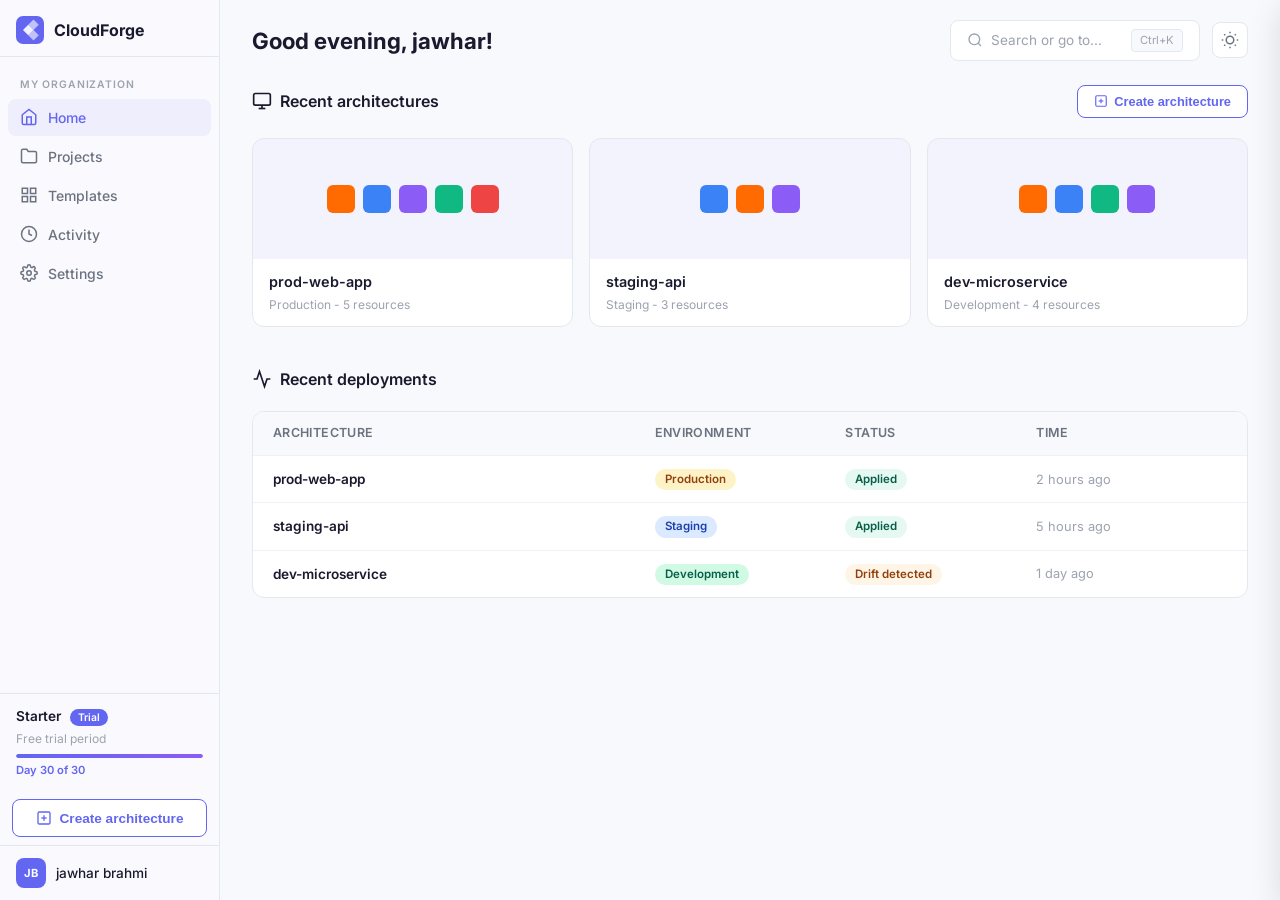
<file: app.html>
<!DOCTYPE html>
<html lang="en">
<head>
    <meta charset="UTF-8">
    <meta name="viewport" content="width=device-width, initial-scale=1.0">
    <title>CloudForge | Visual Cloud Designer</title>
    <link rel="preconnect" href="https://fonts.googleapis.com">
    <link href="https://fonts.googleapis.com/css2?family=Inter:wght@300;400;500;600;700;800&family=JetBrains+Mono:wght@400;500;600&display=swap" rel="stylesheet">
    <link rel="stylesheet" href="app.css?v=9">
</head>
<body>
    <div class="app-layout">
        <!-- Left Sidebar -->
        <aside class="sidebar" id="sidebar">
            <div class="sidebar-header">
                <div class="sidebar-logo">
                    <svg width="28" height="28" viewBox="0 0 32 32" fill="none">
                        <rect width="32" height="32" rx="8" fill="url(#lg1)"/>
                        <path d="M8 16L14 10L20 16L14 22L8 16Z" fill="white" opacity="0.9"/>
                        <path d="M14 10L20 16L26 10L20 4L14 10Z" fill="white" opacity="0.6"/>
                        <path d="M14 22L20 16L26 22L20 28L14 22Z" fill="white" opacity="0.6"/>
                        <defs><linearGradient id="lg1" x1="0" y1="0" x2="32" y2="32"><stop stop-color="#6366f1"/><stop offset="1" stop-color="#8b5cf6"/></linearGradient></defs>
                    </svg>
                    <span>CloudForge</span>
                </div>
            </div>
            <nav class="sidebar-nav">
                <div class="nav-section-label">MY ORGANIZATION</div>
                <a href="#" class="sidebar-link active" data-page="home">
                    <svg width="18" height="18" viewBox="0 0 24 24" fill="none" stroke="currentColor" stroke-width="2"><path d="M3 9l9-7 9 7v11a2 2 0 01-2 2H5a2 2 0 01-2-2z"/><polyline points="9 22 9 12 15 12 15 22"/></svg>
                    Home
                </a>
                <a href="#" class="sidebar-link" data-page="projects">
                    <svg width="18" height="18" viewBox="0 0 24 24" fill="none" stroke="currentColor" stroke-width="2"><path d="M22 19a2 2 0 01-2 2H4a2 2 0 01-2-2V5a2 2 0 012-2h5l2 3h9a2 2 0 012 2z"/></svg>
                    Projects
                </a>
                <a href="#" class="sidebar-link" data-page="templates">
                    <svg width="18" height="18" viewBox="0 0 24 24" fill="none" stroke="currentColor" stroke-width="2"><rect x="3" y="3" width="7" height="7"/><rect x="14" y="3" width="7" height="7"/><rect x="3" y="14" width="7" height="7"/><rect x="14" y="14" width="7" height="7"/></svg>
                    Templates
                </a>
                <a href="#" class="sidebar-link" data-page="activity">
                    <svg width="18" height="18" viewBox="0 0 24 24" fill="none" stroke="currentColor" stroke-width="2"><circle cx="12" cy="12" r="10"/><polyline points="12 6 12 12 16 14"/></svg>
                    Activity
                </a>
                <a href="#" class="sidebar-link" data-page="settings">
                    <svg width="18" height="18" viewBox="0 0 24 24" fill="none" stroke="currentColor" stroke-width="2"><circle cx="12" cy="12" r="3"/><path d="M19.4 15a1.65 1.65 0 00.33 1.82l.06.06a2 2 0 01-2.83 2.83l-.06-.06a1.65 1.65 0 00-1.82-.33 1.65 1.65 0 00-1 1.51V21a2 2 0 01-4 0v-.09A1.65 1.65 0 009 19.4a1.65 1.65 0 00-1.82.33l-.06.06a2 2 0 01-2.83-2.83l.06-.06A1.65 1.65 0 004.68 15a1.65 1.65 0 00-1.51-1H3a2 2 0 010-4h.09A1.65 1.65 0 004.6 9a1.65 1.65 0 00-.33-1.82l-.06-.06a2 2 0 012.83-2.83l.06.06A1.65 1.65 0 009 4.68a1.65 1.65 0 001-1.51V3a2 2 0 014 0v.09a1.65 1.65 0 001 1.51 1.65 1.65 0 001.82-.33l.06-.06a2 2 0 012.83 2.83l-.06.06A1.65 1.65 0 0019.4 9a1.65 1.65 0 001.51 1H21a2 2 0 010 4h-.09a1.65 1.65 0 00-1.51 1z"/></svg>
                    Settings
                </a>
            </nav>
            <div class="sidebar-plan">
                <div class="plan-badge">Starter <span class="trial-badge">Trial</span></div>
                <div class="plan-label">Free trial period</div>
                <div class="plan-bar"><div class="plan-bar-fill"></div></div>
                <div class="plan-days">Day 30 of 30</div>
            </div>
            <button class="sidebar-create-btn" id="create-arch-btn">
                <svg width="16" height="16" viewBox="0 0 24 24" fill="none" stroke="currentColor" stroke-width="2"><rect x="3" y="3" width="18" height="18" rx="2"/><line x1="12" y1="8" x2="12" y2="16"/><line x1="8" y1="12" x2="16" y2="12"/></svg>
                Create architecture
            </button>
            <div class="sidebar-user">
                <div class="user-avatar">JB</div>
                <span>jawhar brahmi</span>
            </div>
        </aside>

        <!-- Main Content -->
        <main class="main-content">
            <!-- ===== HOME PAGE ===== -->
            <div class="page active" id="page-home">
                <div class="page-topbar">
                    <h1 class="page-greeting">Good evening, jawhar!</h1>
                    <div class="topbar-actions">
                        <div class="topbar-search" id="topbar-search">
                            <svg width="16" height="16" viewBox="0 0 24 24" fill="none" stroke="currentColor" stroke-width="2"><circle cx="11" cy="11" r="8"/><line x1="21" y1="21" x2="16.65" y2="16.65"/></svg>
                            <span>Search or go to...</span>
                            <kbd>Ctrl+K</kbd>
                        </div>
                        <button class="theme-toggle" id="theme-toggle" title="Toggle dark mode">
                            <svg class="icon-sun" width="18" height="18" viewBox="0 0 24 24" fill="none" stroke="currentColor" stroke-width="2"><circle cx="12" cy="12" r="5"/><line x1="12" y1="1" x2="12" y2="3"/><line x1="12" y1="21" x2="12" y2="23"/><line x1="4.22" y1="4.22" x2="5.64" y2="5.64"/><line x1="18.36" y1="18.36" x2="19.78" y2="19.78"/><line x1="1" y1="12" x2="3" y2="12"/><line x1="21" y1="12" x2="23" y2="12"/><line x1="4.22" y1="19.78" x2="5.64" y2="18.36"/><line x1="18.36" y1="5.64" x2="19.78" y2="4.22"/></svg>
                            <svg class="icon-moon" width="18" height="18" viewBox="0 0 24 24" fill="none" stroke="currentColor" stroke-width="2"><path d="M21 12.79A9 9 0 1111.21 3 7 7 0 0021 12.79z"/></svg>
                        </button>
                    </div>
                </div>
                <div class="page-body">
                    <div class="section-row">
                        <h2><svg width="20" height="20" viewBox="0 0 24 24" fill="none" stroke="currentColor" stroke-width="2"><rect x="2" y="3" width="20" height="14" rx="2"/><line x1="8" y1="21" x2="16" y2="21"/><line x1="12" y1="17" x2="12" y2="21"/></svg> Recent architectures</h2>
                        <button class="btn-create-sm" id="create-arch-btn-2">
                            <svg width="14" height="14" viewBox="0 0 24 24" fill="none" stroke="currentColor" stroke-width="2"><rect x="3" y="3" width="18" height="18" rx="2"/><line x1="12" y1="8" x2="12" y2="16"/><line x1="8" y1="12" x2="16" y2="12"/></svg>
                            Create architecture
                        </button>
                    </div>
                    <div class="arch-grid" id="arch-grid"></div>

                    <div class="section-row" style="margin-top: 40px;">
                        <h2><svg width="20" height="20" viewBox="0 0 24 24" fill="none" stroke="currentColor" stroke-width="2"><polyline points="22 12 18 12 15 21 9 3 6 12 2 12"/></svg> Recent deployments</h2>
                    </div>
                    <div class="deployments-table">
                        <div class="deploy-row header">
                            <span>Architecture</span><span>Environment</span><span>Status</span><span>Time</span>
                        </div>
                        <div class="deploy-row">
                            <span class="deploy-name">prod-web-app</span>
                            <span><span class="env-badge prod">Production</span></span>
                            <span><span class="status-badge success">Applied</span></span>
                            <span class="deploy-time">2 hours ago</span>
                        </div>
                        <div class="deploy-row">
                            <span class="deploy-name">staging-api</span>
                            <span><span class="env-badge staging">Staging</span></span>
                            <span><span class="status-badge success">Applied</span></span>
                            <span class="deploy-time">5 hours ago</span>
                        </div>
                        <div class="deploy-row">
                            <span class="deploy-name">dev-microservice</span>
                            <span><span class="env-badge dev">Development</span></span>
                            <span><span class="status-badge warning">Drift detected</span></span>
                            <span class="deploy-time">1 day ago</span>
                        </div>
                    </div>
                </div>
            </div>

            <!-- ===== DESIGNER PAGE ===== -->
            <div class="page" id="page-designer">
                <div class="designer-topbar">
                    <div class="designer-breadcrumb">
                        <svg width="20" height="20" viewBox="0 0 32 32" fill="none"><rect width="32" height="32" rx="8" fill="url(#lg2)"/><path d="M8 16L14 10L20 16L14 22L8 16Z" fill="white" opacity="0.9"/><path d="M14 10L20 16L26 10L20 4L14 10Z" fill="white" opacity="0.6"/><defs><linearGradient id="lg2" x1="0" y1="0" x2="32" y2="32"><stop stop-color="#6366f1"/><stop offset="1" stop-color="#8b5cf6"/></linearGradient></defs></svg>
                        <span class="crumb">Project 1</span>
                        <span class="crumb-sep">/</span>
                        <span class="crumb">Development</span>
                        <span class="crumb-sep">/</span>
                        <span class="crumb active" id="arch-name-crumb">New Architecture</span>
                    </div>
                    <div class="designer-toolbar">
                        <button class="toolbar-btn" title="Undo (Ctrl+Z)" id="undo-btn"><svg width="16" height="16" viewBox="0 0 24 24" fill="none" stroke="currentColor" stroke-width="2"><polyline points="1 4 1 10 7 10"/><path d="M3.51 15a9 9 0 102.13-9.36L1 10"/></svg></button>
                        <button class="toolbar-btn" title="Redo (Ctrl+Shift+Z)" id="redo-btn"><svg width="16" height="16" viewBox="0 0 24 24" fill="none" stroke="currentColor" stroke-width="2"><polyline points="23 4 23 10 17 10"/><path d="M20.49 15a9 9 0 11-2.12-9.36L23 10"/></svg></button>
                        <div class="toolbar-divider"></div>
                        <button class="toolbar-btn" title="Select All (Ctrl+A)" id="select-all-btn"><svg width="16" height="16" viewBox="0 0 24 24" fill="none" stroke="currentColor" stroke-width="2"><rect x="3" y="3" width="18" height="18" rx="2"/><path d="M3 9h18M3 15h18M9 3v18M15 3v18"/></svg></button>
                        <button class="toolbar-btn" title="Delete Selected (Del)" id="delete-selected-btn"><svg width="16" height="16" viewBox="0 0 24 24" fill="none" stroke="currentColor" stroke-width="2"><polyline points="3 6 5 6 21 6"/><path d="M19 6v14a2 2 0 01-2 2H7a2 2 0 01-2-2V6m3 0V4a2 2 0 012-2h4a2 2 0 012 2v2"/></svg></button>
                        <div class="toolbar-divider"></div>
                        <button class="toolbar-btn" title="Snap to Grid" id="snap-grid-btn"><svg width="16" height="16" viewBox="0 0 24 24" fill="none" stroke="currentColor" stroke-width="2"><rect x="3" y="3" width="7" height="7"/><rect x="14" y="3" width="7" height="7"/><rect x="3" y="14" width="7" height="7"/><rect x="14" y="14" width="7" height="7"/></svg></button>
                        <div class="toolbar-divider"></div>
                        <button class="toolbar-btn" title="Upload Diagram" id="upload-diagram-btn"><svg width="16" height="16" viewBox="0 0 24 24" fill="none" stroke="currentColor" stroke-width="2"><rect x="3" y="3" width="18" height="18" rx="2"/><circle cx="8.5" cy="8.5" r="1.5"/><polyline points="21 15 16 10 5 21"/></svg></button>
                        <button class="toolbar-btn" title="Import Terraform" id="import-btn"><svg width="16" height="16" viewBox="0 0 24 24" fill="none" stroke="currentColor" stroke-width="2"><path d="M21 15v4a2 2 0 01-2 2H5a2 2 0 01-2-2v-4"/><polyline points="17 8 12 3 7 8"/><line x1="12" y1="3" x2="12" y2="15"/></svg></button>
                        <button class="toolbar-btn" title="Export" id="export-btn"><svg width="16" height="16" viewBox="0 0 24 24" fill="none" stroke="currentColor" stroke-width="2"><path d="M21 15v4a2 2 0 01-2 2H5a2 2 0 01-2-2v-4"/><polyline points="7 10 12 15 17 10"/><line x1="12" y1="15" x2="12" y2="3"/></svg></button>
                        <button class="toolbar-btn" title="Share" id="share-btn"><svg width="16" height="16" viewBox="0 0 24 24" fill="none" stroke="currentColor" stroke-width="2"><circle cx="18" cy="5" r="3"/><circle cx="6" cy="12" r="3"/><circle cx="18" cy="19" r="3"/><line x1="8.59" y1="13.51" x2="15.42" y2="17.49"/><line x1="15.41" y1="6.51" x2="8.59" y2="10.49"/></svg></button>
                        <div class="toolbar-divider"></div>
                        <button class="toolbar-btn" title="Version History" id="version-history-btn"><svg width="16" height="16" viewBox="0 0 24 24" fill="none" stroke="currentColor" stroke-width="2"><circle cx="12" cy="12" r="10"/><polyline points="12 6 12 12 16 14"/></svg></button>
                        <button class="toolbar-btn" title="Architecture Settings" id="arch-settings-btn"><svg width="16" height="16" viewBox="0 0 24 24" fill="none" stroke="currentColor" stroke-width="2"><circle cx="12" cy="12" r="3"/><path d="M19.4 15a1.65 1.65 0 00.33 1.82l.06.06a2 2 0 01-2.83 2.83l-.06-.06a1.65 1.65 0 00-1.82-.33 1.65 1.65 0 00-1 1.51V21a2 2 0 01-4 0v-.09A1.65 1.65 0 009 19.4a1.65 1.65 0 00-1.82.33l-.06.06a2 2 0 01-2.83-2.83l.06-.06A1.65 1.65 0 004.68 15a1.65 1.65 0 00-1.51-1H3a2 2 0 010-4h.09A1.65 1.65 0 004.6 9"/></svg></button>
                        <div class="toolbar-divider"></div>
                        <button class="toolbar-btn" title="AI Generate" id="ai-btn"><svg width="16" height="16" viewBox="0 0 24 24" fill="none" stroke="currentColor" stroke-width="2"><polygon points="13 2 3 14 12 14 11 22 21 10 12 10 13 2"/></svg></button>
                        <button class="toolbar-btn" title="Notifications" id="notif-btn"><svg width="16" height="16" viewBox="0 0 24 24" fill="none" stroke="currentColor" stroke-width="2"><path d="M18 8A6 6 0 006 8c0 7-3 9-3 9h18s-3-2-3-9"/><path d="M13.73 21a2 2 0 01-3.46 0"/></svg><span class="notif-dot" id="notif-dot"></span></button>
                        <button class="toolbar-btn" title="Collaboration" id="collab-btn"><svg width="16" height="16" viewBox="0 0 24 24" fill="none" stroke="currentColor" stroke-width="2"><path d="M17 21v-2a4 4 0 00-4-4H5a4 4 0 00-4 4v2"/><circle cx="9" cy="7" r="4"/><path d="M23 21v-2a4 4 0 00-3-3.87"/><path d="M16 3.13a4 4 0 010 7.75"/></svg></button>
                        <button class="toolbar-btn" title="Toggle Dark Mode" id="designer-theme-toggle"><svg width="16" height="16" viewBox="0 0 24 24" fill="none" stroke="currentColor" stroke-width="2"><path d="M21 12.79A9 9 0 1111.21 3 7 7 0 0021 12.79z"/></svg></button>
                    </div>
                    <div class="designer-actions">
                        <div class="view-mode-select" id="view-mode-group">
                            <button class="view-mode-btn" data-view="design" title="Design only"><svg width="14" height="14" viewBox="0 0 24 24" fill="none" stroke="currentColor" stroke-width="2"><rect x="3" y="3" width="18" height="18" rx="2"/></svg></button>
                            <button class="view-mode-btn active" data-view="split" title="Split view"><svg width="14" height="14" viewBox="0 0 24 24" fill="none" stroke="currentColor" stroke-width="2"><rect x="3" y="3" width="18" height="18" rx="2"/><line x1="12" y1="3" x2="12" y2="21"/></svg></button>
                            <button class="view-mode-btn" data-view="code" title="Code only"><svg width="14" height="14" viewBox="0 0 24 24" fill="none" stroke="currentColor" stroke-width="2"><polyline points="16 18 22 12 16 6"/><polyline points="8 6 2 12 8 18"/></svg></button>
                        </div>
                        <div class="toolbar-divider"></div>
                        <button class="btn-code-toggle" id="readme-btn" title="README"><svg width="16" height="16" viewBox="0 0 24 24" fill="none" stroke="currentColor" stroke-width="2"><path d="M14 2H6a2 2 0 00-2 2v16a2 2 0 002 2h12a2 2 0 002-2V8z"/><polyline points="14 2 14 8 20 8"/></svg></button>
                        <button class="btn-code-toggle" id="help-btn" title="Help"><svg width="16" height="16" viewBox="0 0 24 24" fill="none" stroke="currentColor" stroke-width="2"><circle cx="12" cy="12" r="10"/><path d="M9.09 9a3 3 0 015.83 1c0 2-3 3-3 3"/><line x1="12" y1="17" x2="12.01" y2="17"/></svg></button>
                        <div class="toolbar-divider"></div>
                        <button class="btn-code-toggle" id="pr-btn" title="Pull Request"><svg width="16" height="16" viewBox="0 0 24 24" fill="none" stroke="currentColor" stroke-width="2"><circle cx="18" cy="18" r="3"/><circle cx="6" cy="6" r="3"/><path d="M13 6h3a2 2 0 012 2v7"/><line x1="6" y1="9" x2="6" y2="21"/></svg> PR</button>
                        <button class="btn-plan-top" id="plan-btn">Plan</button>
                        <button class="btn-apply-top" id="apply-top-btn" disabled>Apply</button>
                    </div>
                </div>

                <div class="designer-body">
                    <!-- Resource Panel -->
                    <div class="resource-panel" id="resource-panel">
                        <div class="resource-tabs">
                            <button class="res-tab active" data-tab="resources">Resources</button>
                            <button class="res-tab" data-tab="templates">Templates</button>
                        </div>

                        <div class="res-tab-content active" id="tab-resources">
                            <div class="provider-select">
                                <div class="provider-badge" id="provider-badge-btn">
                                    <span class="provider-icon" id="active-provider-icon">aws</span>
                                    <span id="active-provider-name">AWS</span>
                                    <select id="provider-version"><option>6.47.0</option></select>
                                    <svg class="provider-chevron" width="12" height="12" viewBox="0 0 12 12"><path d="M3 5L6 8L9 5" stroke="currentColor" stroke-width="1.5" fill="none"/></svg>
                                </div>
                                <div class="provider-dropdown" id="provider-dropdown">
                                    <div class="provider-grid">
                                        <div class="provider-option active" data-provider="aws" data-version="6.47.0" data-color="#ff9900">
                                            <div class="po-icon" style="background:#ff9900;color:#fff;">aws</div>
                                            <span>AWS</span>
                                        </div>
                                        <div class="provider-option" data-provider="azure" data-version="4.14.0" data-color="#0078d4">
                                            <div class="po-icon" style="background:#0078d4;color:#fff;">Az</div>
                                            <span>Azure</span>
                                        </div>
                                        <div class="provider-option" data-provider="gcp" data-version="6.12.0" data-color="#4285f4">
                                            <div class="po-icon" style="background:#4285f4;color:#fff;">GC</div>
                                            <span>GCP</span>
                                        </div>
                                        <div class="provider-option" data-provider="oci" data-version="6.18.0" data-color="#c74634">
                                            <div class="po-icon" style="background:#c74634;color:#fff;">OCI</div>
                                            <span>Oracle</span>
                                        </div>
                                        <div class="provider-option" data-provider="scaleway" data-version="2.46.0" data-color="#4f0599">
                                            <div class="po-icon" style="background:#4f0599;color:#fff;">SCW</div>
                                            <span>Scaleway</span>
                                        </div>
                                        <div class="provider-option" data-provider="kubernetes" data-version="2.35.0" data-color="#326ce5">
                                            <div class="po-icon" style="background:#326ce5;color:#fff;">K8s</div>
                                            <span>K8s</span>
                                        </div>
                                        <div class="provider-option" data-provider="datadog" data-version="3.50.0" data-color="#632ca6">
                                            <div class="po-icon" style="background:#632ca6;color:#fff;">DD</div>
                                            <span>Datadog</span>
                                        </div>
                                        <div class="provider-option" data-provider="cloudflare" data-version="4.48.0" data-color="#f38020">
                                            <div class="po-icon" style="background:#f38020;color:#fff;">CF</div>
                                            <span>Cloudflare</span>
                                        </div>
                                        <div class="provider-option" data-provider="databricks" data-version="1.58.0" data-color="#ff3621">
                                            <div class="po-icon" style="background:#ff3621;color:#fff;">DB</div>
                                            <span>Databricks</span>
                                        </div>
                                        <div class="provider-option" data-provider="confluent" data-version="2.11.0" data-color="#172b4d">
                                            <div class="po-icon" style="background:#172b4d;color:#fff;">CK</div>
                                            <span>Confluent</span>
                                        </div>
                                        <div class="provider-option" data-provider="mongodbatlas" data-version="1.21.0" data-color="#00684a">
                                            <div class="po-icon" style="background:#00684a;color:#fff;">MG</div>
                                            <span>MongoDB</span>
                                        </div>
                                        <div class="provider-option" data-provider="custom" data-version="" data-color="#6366f1">
                                            <div class="po-icon" style="background:#6366f1;color:#fff;">+</div>
                                            <span>Custom</span>
                                        </div>
                                    </div>
                                </div>
                            </div>
                            <div class="resource-search">
                                <svg width="14" height="14" viewBox="0 0 24 24" fill="none" stroke="currentColor" stroke-width="2"><circle cx="11" cy="11" r="8"/><line x1="21" y1="21" x2="16.65" y2="16.65"/></svg>
                                <input type="text" placeholder="Search TF resources" id="resource-search-input">
                            </div>
                            <div class="resource-subtabs">
                                <button class="sub-tab active" data-subtab="resources">Resources</button>
                                <button class="sub-tab" data-subtab="variables">Variables</button>
                                <button class="sub-tab" data-subtab="locals">Locals</button>
                                <button class="sub-tab" data-subtab="outputs">Outputs</button>
                            </div>

                            <div class="resource-categories" id="resource-categories"></div>

                            <!-- Modules Section -->
                            <div class="panel-section" id="modules-section">
                                <div class="panel-section-header">
                                    <svg width="16" height="16" viewBox="0 0 24 24" fill="none" stroke="currentColor" stroke-width="2"><rect x="3" y="3" width="18" height="18" rx="2"/><path d="M3 9h18M9 3v18"/></svg>
                                    Modules
                                </div>
                                <div class="modules-empty">
                                    <p>No modules found</p>
                                    <span>Import your modules or pick from our catalog</span>
                                    <div class="modules-actions">
                                        <button class="btn-module" id="module-import-btn">Import</button>
                                        <button class="btn-module btn-module-primary" id="module-catalog-btn">Catalog</button>
                                    </div>
                                </div>
                            </div>

                            <!-- Design Section -->
                            <div class="panel-section" id="design-section">
                                <div class="panel-section-header">
                                    <svg width="16" height="16" viewBox="0 0 24 24" fill="none" stroke="currentColor" stroke-width="2"><path d="M12 20h9"/><path d="M16.5 3.5a2.121 2.121 0 013 3L7 19l-4 1 1-4L16.5 3.5z"/></svg>
                                    Design
                                </div>
                                <div class="design-tools">
                                    <div class="design-tool-item" data-tool="custom"><svg width="20" height="20" viewBox="0 0 24 24" fill="none" stroke="currentColor" stroke-width="1.5"><rect x="3" y="3" width="18" height="18" rx="2"/><line x1="12" y1="8" x2="12" y2="16"/><line x1="8" y1="12" x2="16" y2="12"/></svg><span>Custom</span></div>
                                    <div class="design-tool-item" data-tool="general"><svg width="20" height="20" viewBox="0 0 24 24" fill="none" stroke="currentColor" stroke-width="1.5"><rect x="3" y="3" width="7" height="7"/><rect x="14" y="3" width="7" height="7"/><rect x="3" y="14" width="7" height="7"/><rect x="14" y="14" width="7" height="7"/></svg><span>General</span></div>
                                    <div class="design-tool-item" data-tool="icons"><svg width="20" height="20" viewBox="0 0 24 24" fill="none" stroke="currentColor" stroke-width="1.5"><circle cx="12" cy="12" r="10"/><path d="M8 14s1.5 2 4 2 4-2 4-2"/><line x1="9" y1="9" x2="9.01" y2="9"/><line x1="15" y1="9" x2="15.01" y2="9"/></svg><span>Icons</span></div>
                                    <div class="design-tool-item" data-tool="logos"><svg width="20" height="20" viewBox="0 0 24 24" fill="none" stroke="currentColor" stroke-width="1.5"><polygon points="12 2 15.09 8.26 22 9.27 17 14.14 18.18 21.02 12 17.77 5.82 21.02 7 14.14 2 9.27 8.91 8.26 12 2"/></svg><span>Logos</span></div>
                                    <div class="design-tool-item" data-tool="shapes"><svg width="20" height="20" viewBox="0 0 24 24" fill="none" stroke="currentColor" stroke-width="1.5"><circle cx="12" cy="12" r="10"/></svg><span>Shapes</span></div>
                                </div>
                                <!-- Expandable design element grids -->
                                <div class="design-panel" id="design-panel-custom" style="display:none;">
                                    <div class="design-grid">
                                        <div class="design-element" draggable="true" data-design='{"type":"text","label":"Text Box","icon":"T","color":"#6366f1"}'><div class="de-icon" style="color:#6366f1;">T</div><span>Text</span></div>
                                        <div class="design-element" draggable="true" data-design='{"type":"note","label":"Note","icon":"N","color":"#f59e0b"}'><div class="de-icon" style="color:#f59e0b;">N</div><span>Note</span></div>
                                        <div class="design-element" draggable="true" data-design='{"type":"label","label":"Label","icon":"L","color":"#10b981"}'><div class="de-icon" style="color:#10b981;">L</div><span>Label</span></div>
                                        <div class="design-element" draggable="true" data-design='{"type":"divider","label":"Divider","icon":"--","color":"#9ca3af"}'><div class="de-icon" style="color:#9ca3af;">--</div><span>Divider</span></div>
                                    </div>
                                </div>
                                <div class="design-panel" id="design-panel-general" style="display:none;">
                                    <div class="design-grid">
                                        <div class="design-element" draggable="true" data-design='{"type":"rectangle","label":"Rectangle","icon":"&#9645;","color":"#3b82f6"}'><div class="de-icon" style="color:#3b82f6;">&#9645;</div><span>Rect</span></div>
                                        <div class="design-element" draggable="true" data-design='{"type":"rounded-rect","label":"Rounded Rect","icon":"&#9723;","color":"#8b5cf6"}'><div class="de-icon" style="color:#8b5cf6;">&#9723;</div><span>Rounded</span></div>
                                        <div class="design-element" draggable="true" data-design='{"type":"arrow-right","label":"Arrow Right","icon":"&#8594;","color":"#6366f1"}'><div class="de-icon" style="color:#6366f1;">&#8594;</div><span>Arrow R</span></div>
                                        <div class="design-element" draggable="true" data-design='{"type":"arrow-down","label":"Arrow Down","icon":"&#8595;","color":"#6366f1"}'><div class="de-icon" style="color:#6366f1;">&#8595;</div><span>Arrow D</span></div>
                                    </div>
                                </div>
                                <div class="design-panel" id="design-panel-icons" style="display:none;">
                                    <div class="design-grid">
                                        <div class="design-element" draggable="true" data-design='{"type":"icon","label":"Server","icon":"&#9881;","color":"#ff6b00"}'><div class="de-icon" style="color:#ff6b00;">&#9881;</div><span>Server</span></div>
                                        <div class="design-element" draggable="true" data-design='{"type":"icon","label":"Database","icon":"&#9736;","color":"#8b5cf6"}'><div class="de-icon" style="color:#8b5cf6;">&#9736;</div><span>Database</span></div>
                                        <div class="design-element" draggable="true" data-design='{"type":"icon","label":"Cloud","icon":"&#9729;","color":"#3b82f6"}'><div class="de-icon" style="color:#3b82f6;">&#9729;</div><span>Cloud</span></div>
                                        <div class="design-element" draggable="true" data-design='{"type":"icon","label":"User","icon":"&#9787;","color":"#10b981"}'><div class="de-icon" style="color:#10b981;">&#9787;</div><span>User</span></div>
                                        <div class="design-element" draggable="true" data-design='{"type":"icon","label":"Lock","icon":"&#9888;","color":"#ef4444"}'><div class="de-icon" style="color:#ef4444;">&#9888;</div><span>Security</span></div>
                                        <div class="design-element" draggable="true" data-design='{"type":"icon","label":"Globe","icon":"&#9788;","color":"#3b82f6"}'><div class="de-icon" style="color:#3b82f6;">&#9788;</div><span>Internet</span></div>
                                    </div>
                                </div>
                                <div class="design-panel" id="design-panel-logos" style="display:none;">
                                    <div class="design-grid">
                                        <div class="design-element" draggable="true" data-design='{"type":"logo","label":"AWS","icon":"aws","color":"#ff9900"}'><div class="de-icon de-logo" style="background:#ff9900;color:#fff;">aws</div><span>AWS</span></div>
                                        <div class="design-element" draggable="true" data-design='{"type":"logo","label":"Azure","icon":"Az","color":"#0078d4"}'><div class="de-icon de-logo" style="background:#0078d4;color:#fff;">Az</div><span>Azure</span></div>
                                        <div class="design-element" draggable="true" data-design='{"type":"logo","label":"GCP","icon":"GC","color":"#4285f4"}'><div class="de-icon de-logo" style="background:#4285f4;color:#fff;">GC</div><span>GCP</span></div>
                                        <div class="design-element" draggable="true" data-design='{"type":"logo","label":"Docker","icon":"DK","color":"#2496ed"}'><div class="de-icon de-logo" style="background:#2496ed;color:#fff;">DK</div><span>Docker</span></div>
                                        <div class="design-element" draggable="true" data-design='{"type":"logo","label":"K8s","icon":"K8","color":"#326ce5"}'><div class="de-icon de-logo" style="background:#326ce5;color:#fff;">K8</div><span>K8s</span></div>
                                        <div class="design-element" draggable="true" data-design='{"type":"logo","label":"Terraform","icon":"TF","color":"#7b42bc"}'><div class="de-icon de-logo" style="background:#7b42bc;color:#fff;">TF</div><span>Terraform</span></div>
                                    </div>
                                </div>
                                <div class="design-panel" id="design-panel-shapes" style="display:none;">
                                    <div class="design-grid">
                                        <div class="design-element" draggable="true" data-design='{"type":"shape","label":"Circle","icon":"&#9679;","color":"#6366f1"}'><div class="de-icon" style="color:#6366f1;">&#9679;</div><span>Circle</span></div>
                                        <div class="design-element" draggable="true" data-design='{"type":"shape","label":"Diamond","icon":"&#9670;","color":"#8b5cf6"}'><div class="de-icon" style="color:#8b5cf6;">&#9670;</div><span>Diamond</span></div>
                                        <div class="design-element" draggable="true" data-design='{"type":"shape","label":"Triangle","icon":"&#9650;","color":"#f59e0b"}'><div class="de-icon" style="color:#f59e0b;">&#9650;</div><span>Triangle</span></div>
                                        <div class="design-element" draggable="true" data-design='{"type":"shape","label":"Star","icon":"&#9733;","color":"#ef4444"}'><div class="de-icon" style="color:#ef4444;">&#9733;</div><span>Star</span></div>
                                        <div class="design-element" draggable="true" data-design='{"type":"shape","label":"Hexagon","icon":"&#11042;","color":"#10b981"}'><div class="de-icon" style="color:#10b981;">&#11042;</div><span>Hexagon</span></div>
                                        <div class="design-element" draggable="true" data-design='{"type":"shape","label":"Pentagon","icon":"&#11040;","color":"#3b82f6"}'><div class="de-icon" style="color:#3b82f6;">&#11040;</div><span>Pentagon</span></div>
                                    </div>
                                </div>
                            </div>

                            <!-- Containers Section -->
                            <div class="panel-section" id="containers-section">
                                <div class="panel-section-header">
                                    <svg width="16" height="16" viewBox="0 0 24 24" fill="none" stroke="currentColor" stroke-width="2"><rect x="2" y="2" width="20" height="20" rx="2"/><rect x="6" y="6" width="12" height="12" rx="1" stroke-dasharray="3 3"/></svg>
                                    Containers
                                </div>
                                <div class="containers-list">
                                    <div class="container-item" draggable="true" data-container="vpc-container"><div class="container-icon" style="background:#ff9900;">VPC</div><span>VPC Container</span></div>
                                    <div class="container-item" draggable="true" data-container="subnet-container"><div class="container-icon" style="background:#3b82f6;">SUB</div><span>Subnet Group</span></div>
                                    <div class="container-item" draggable="true" data-container="region-container"><div class="container-icon" style="background:#8b5cf6;">REG</div><span>Region</span></div>
                                    <div class="container-item" draggable="true" data-container="az-container"><div class="container-icon" style="background:#10b981;">AZ</div><span>Availability Zone</span></div>
                                </div>
                            </div>

                            <div class="variables-panel" id="variables-panel" style="display:none;">
                                <div class="var-list" id="var-list"></div>
                                <button class="btn-add-var" id="add-variable-btn">+ Add Variable</button>
                            </div>
                            <div class="locals-panel" id="locals-panel" style="display:none;">
                                <div class="locals-empty">
                                    <p>No locals defined. Add resources to auto-generate locals.</p>
                                </div>
                            </div>
                            <div class="outputs-panel" id="outputs-panel" style="display:none;">
                                <div class="output-list" id="output-list"></div>
                                <button class="btn-add-var" id="add-output-btn">+ Add Output</button>
                            </div>
                        </div>

                        <div class="res-tab-content" id="tab-templates">
                            <div class="template-categories" id="sidebar-template-categories"></div>
                        </div>
                    </div>

                    <!-- Canvas -->
                    <div class="canvas-container" id="canvas-container">
                        <div class="canvas-area" id="canvas-area">
                            <svg class="canvas-connections" id="canvas-svg"></svg>
                            <div class="canvas-empty" id="canvas-empty">
                                <svg width="48" height="48" viewBox="0 0 24 24" fill="none" stroke="currentColor" stroke-width="1.5" opacity="0.4"><rect x="3" y="3" width="18" height="18" rx="2"/><line x1="12" y1="8" x2="12" y2="16"/><line x1="8" y1="12" x2="16" y2="12"/></svg>
                                <h3>Start designing your cloud</h3>
                                <p>Drag resources from the left panel onto the canvas, or use AI to generate an architecture.</p>
                                <div class="canvas-empty-actions">
                                    <button class="btn-empty-ai" id="empty-ai-btn">Generate with AI</button>
                                    <button class="btn-empty-template" id="empty-template-btn">Use Template</button>
                                </div>
                            </div>
                        </div>
                        <!-- Floating Canvas Tools (left side, like Brainboard) -->
                        <div class="canvas-float-tools" id="canvas-float-tools">
                            <button class="float-tool-btn" id="float-undo" title="Undo"><svg width="16" height="16" viewBox="0 0 24 24" fill="none" stroke="currentColor" stroke-width="2"><polyline points="1 4 1 10 7 10"/><path d="M3.51 15a9 9 0 102.13-9.36L1 10"/></svg></button>
                            <button class="float-tool-btn" id="float-redo" title="Redo"><svg width="16" height="16" viewBox="0 0 24 24" fill="none" stroke="currentColor" stroke-width="2"><polyline points="23 4 23 10 17 10"/><path d="M20.49 15a9 9 0 11-2.12-9.36L23 10"/></svg></button>
                            <div class="float-tool-divider"></div>
                            <button class="float-tool-btn" id="float-grid" title="Toggle Grid"><svg width="16" height="16" viewBox="0 0 24 24" fill="none" stroke="currentColor" stroke-width="2"><rect x="3" y="3" width="7" height="7"/><rect x="14" y="3" width="7" height="7"/><rect x="3" y="14" width="7" height="7"/><rect x="14" y="14" width="7" height="7"/></svg></button>
                            <button class="float-tool-btn" id="float-align" title="Auto Align"><svg width="16" height="16" viewBox="0 0 24 24" fill="none" stroke="currentColor" stroke-width="2"><line x1="21" y1="10" x2="3" y2="10"/><line x1="21" y1="6" x2="3" y2="6"/><line x1="21" y1="14" x2="3" y2="14"/><line x1="21" y1="18" x2="3" y2="18"/></svg></button>
                        </div>

                        <!-- Minimap -->
                        <div class="minimap" id="minimap">
                            <canvas id="minimap-canvas" width="160" height="100"></canvas>
                            <div class="minimap-viewport" id="minimap-viewport"></div>
                        </div>
                        <!-- Canvas Controls -->
                        <div class="canvas-controls">
                            <button class="canvas-ctrl" id="zoom-out" title="Zoom out"><svg width="16" height="16" viewBox="0 0 24 24" fill="none" stroke="currentColor" stroke-width="2"><circle cx="11" cy="11" r="8"/><line x1="21" y1="21" x2="16.65" y2="16.65"/><line x1="8" y1="11" x2="14" y2="11"/></svg></button>
                            <span class="zoom-level" id="zoom-level">100%</span>
                            <button class="canvas-ctrl" id="zoom-in" title="Zoom in"><svg width="16" height="16" viewBox="0 0 24 24" fill="none" stroke="currentColor" stroke-width="2"><circle cx="11" cy="11" r="8"/><line x1="21" y1="21" x2="16.65" y2="16.65"/><line x1="11" y1="8" x2="11" y2="14"/><line x1="8" y1="11" x2="14" y2="11"/></svg></button>
                            <div class="ctrl-divider"></div>
                            <button class="canvas-ctrl" id="zoom-fit" title="Fit to screen"><svg width="16" height="16" viewBox="0 0 24 24" fill="none" stroke="currentColor" stroke-width="2"><path d="M8 3H5a2 2 0 00-2 2v3m18 0V5a2 2 0 00-2-2h-3m0 18h3a2 2 0 002-2v-3M3 16v3a2 2 0 002 2h3"/></svg></button>
                        </div>
                        <!-- Status bar -->
                        <div class="canvas-status" id="canvas-status">
                            <span id="status-nodes">0 resources</span>
                            <span class="status-sep">|</span>
                            <span id="status-connections">0 connections</span>
                            <span class="status-sep">|</span>
                            <span id="status-cost">$0.00/mo</span>
                        </div>
                    </div>

                    <!-- Code Panel -->
                    <div class="code-panel" id="code-panel">
                        <div class="code-panel-tabs">
                            <div class="code-panel-tab-row">
                                <button class="cp-tab active" data-cp="resources">Resources</button>
                                <button class="cp-tab" data-cp="issues">Issues</button>
                                <button class="cp-tab" data-cp="deploy">Deploy</button>
                            </div>
                        </div>
                        <div class="code-panel-content" id="code-panel-content">
                            <div class="cp-section active" id="cp-resources">
                                <div class="code-files">
                                    <div class="code-file-tab active" data-file="main">main.tf</div>
                                    <div class="code-file-tab" data-file="variables">variables.tf</div>
                                    <div class="code-file-tab" data-file="outputs">outputs.tf</div>
                                </div>
                                <pre class="code-editor" id="code-editor"><code id="generated-code"><span class="c-comment"># CloudForge - Auto-generated Terraform</span>
<span class="c-comment"># Drag resources to the canvas to generate code</span>

<span class="c-keyword">terraform</span> {
  <span class="c-key">required_providers</span> {
    <span class="c-key">aws</span> = {
      <span class="c-key">source</span>  = <span class="c-string">"hashicorp/aws"</span>
      <span class="c-key">version</span> = <span class="c-string">"~> 6.47.0"</span>
    }
  }
}

<span class="c-keyword">provider</span> <span class="c-string">"aws"</span> {
  <span class="c-key">region</span> = <span class="c-value">var.aws_region</span>
}</code></pre>
                            </div>
                            <div class="cp-section" id="cp-issues">
                                <div class="issues-list" id="issues-list">
                                    <div class="issues-empty">
                                        <svg width="40" height="40" viewBox="0 0 24 24" fill="none" stroke="currentColor" stroke-width="1.5" class="issues-icon-ok"><path d="M22 11.08V12a10 10 0 11-5.93-9.14"/><polyline points="22 4 12 14.01 9 11.01"/></svg>
                                        <h4>No issues found</h4>
                                        <p>Your infrastructure code passes all security and compliance checks.</p>
                                    </div>
                                </div>
                            </div>
                            <div class="cp-section" id="cp-deploy">
                                <div class="deploy-panel">
                                    <div class="deploy-env-select">
                                        <label>Environment</label>
                                        <select id="deploy-env"><option>Development</option><option>Staging</option><option>Production</option></select>
                                    </div>
                                    <div class="deploy-actions-bar">
                                        <button class="btn-plan-lg" id="deploy-plan-btn">Plan</button>
                                        <button class="btn-apply" id="deploy-apply-btn" disabled>Apply</button>
                                    </div>
                                    <div class="deploy-log" id="deploy-log">
                                        <div class="log-line info">Ready to plan. Add resources to the canvas first.</div>
                                    </div>
                                </div>
                            </div>
                        </div>
                    </div>
                </div>
            </div>

            <!-- ===== PROJECTS PAGE ===== -->
            <div class="page" id="page-projects">
                <div class="page-topbar"><h1 id="projects-title">Projects</h1></div>
                <div class="page-body">
                    <div id="project-list-view">
                        <div class="section-row"><h2>All Projects</h2><button class="btn-create-sm" id="new-project-btn">+ New Project</button></div>
                        <div class="project-grid">
                            <div class="project-card" data-project="project1">
                                <div class="project-icon" style="background: #6366f1;">P1</div>
                                <div class="project-info">
                                    <h3>Project 1</h3>
                                    <p>3 architectures &middot; 2 environments</p>
                                </div>
                                <span class="project-updated">Updated 2h ago</span>
                            </div>
                            <div class="project-card" data-project="project2">
                                <div class="project-icon" style="background: #8b5cf6;">P2</div>
                                <div class="project-info">
                                    <h3>Microservices Platform</h3>
                                    <p>7 architectures &middot; 3 environments</p>
                                </div>
                                <span class="project-updated">Updated 1d ago</span>
                            </div>
                        </div>
                    </div>
                    <div id="project-detail-view" style="display:none;">
                        <button class="btn-back" id="project-back">&larr; Back to Projects</button>
                        <div class="project-detail-header">
                            <div class="project-icon-lg" id="pd-icon">P1</div>
                            <div class="project-detail-info">
                                <h2 id="pd-name">Project 1</h2>
                                <div class="project-meta">
                                    <span class="meta-item"><span id="pd-arch-count">3</span> architectures</span>
                                    <span class="meta-item"><span id="pd-env-count">2</span> environments</span>
                                </div>
                            </div>
                        </div>
                        <div class="project-tabs">
                            <button class="proj-tab active" data-ptab="architectures">Architectures</button>
                            <button class="proj-tab" data-ptab="environments">Environments</button>
                            <button class="proj-tab" data-ptab="members">Members</button>
                        </div>
                        <div class="proj-tab-content active" id="ptab-architectures">
                            <div class="section-row"><h3>Architectures</h3><button class="btn-create-sm" id="new-arch-in-project">+ New Architecture</button></div>
                            <div class="arch-list" id="pd-arch-list"></div>
                        </div>
                        <div class="proj-tab-content" id="ptab-environments" style="display:none;">
                            <h3 style="margin-bottom:16px;">Environments</h3>
                            <div class="env-list">
                                <div class="env-card"><span class="env-badge dev">Development</span><span class="env-detail">Default environment &middot; 2 architectures deployed</span></div>
                                <div class="env-card"><span class="env-badge staging">Staging</span><span class="env-detail">Pre-production testing &middot; 1 architecture deployed</span></div>
                                <div class="env-card"><span class="env-badge prod">Production</span><span class="env-detail">Live infrastructure &middot; 1 architecture deployed</span></div>
                            </div>
                        </div>
                        <div class="proj-tab-content" id="ptab-members" style="display:none;">
                            <h3 style="margin-bottom:16px;">Team Members</h3>
                            <div class="member-list">
                                <div class="member-row"><div class="user-avatar">JB</div><div><strong>jawhar brahmi</strong><div class="member-role">Owner</div></div></div>
                            </div>
                        </div>
                    </div>
                </div>
            </div>

            <!-- ===== TEMPLATES PAGE ===== -->
            <div class="page" id="page-templates">
                <div class="page-topbar"><h1>Templates</h1></div>
                <div class="page-body">
                    <div class="templates-filter">
                        <button class="filter-chip active" data-filter="all">All</button>
                        <button class="filter-chip" data-filter="compute">Compute</button>
                        <button class="filter-chip" data-filter="serverless">Serverless</button>
                        <button class="filter-chip" data-filter="network">Network</button>
                        <button class="filter-chip" data-filter="data">Data</button>
                    </div>
                    <div class="templates-grid" id="templates-grid"></div>
                </div>
            </div>

            <!-- ===== ACTIVITY PAGE ===== -->
            <div class="page" id="page-activity">
                <div class="page-topbar"><h1>Activity</h1></div>
                <div class="page-body">
                    <div class="activity-list">
                        <div class="activity-item"><div class="activity-dot green"></div><div><strong>prod-web-app</strong> deployed to <span class="env-badge prod">Production</span><div class="activity-time">2 hours ago by jawhar brahmi</div></div></div>
                        <div class="activity-item"><div class="activity-dot blue"></div><div><strong>staging-api</strong> architecture updated<div class="activity-time">5 hours ago by jawhar brahmi</div></div></div>
                        <div class="activity-item"><div class="activity-dot yellow"></div><div><strong>dev-microservice</strong> drift detected &mdash; 2 resources changed<div class="activity-time">1 day ago &middot; Auto-detected</div></div></div>
                        <div class="activity-item"><div class="activity-dot green"></div><div><strong>Project 1</strong> created<div class="activity-time">3 days ago by jawhar brahmi</div></div></div>
                    </div>
                </div>
            </div>

            <!-- ===== SETTINGS PAGE ===== -->
            <div class="page" id="page-settings">
                <div class="page-topbar"><h1>Settings</h1></div>
                <div class="page-body">
                    <div class="settings-sections">
                        <div class="settings-card">
                            <h3>Organization</h3>
                            <div class="setting-row"><label>Name</label><input type="text" value="jawhar's org" readonly></div>
                            <div class="setting-row"><label>Plan</label><span class="plan-badge-inline">Starter Trial</span></div>
                        </div>
                        <div class="settings-card">
                            <h3>Appearance</h3>
                            <div class="setting-row">
                                <label>Theme</label>
                                <div class="theme-select">
                                    <button class="theme-opt active" data-theme="light">Light</button>
                                    <button class="theme-opt" data-theme="dark">Dark</button>
                                    <button class="theme-opt" data-theme="system">System</button>
                                </div>
                            </div>
                        </div>
                        <div class="settings-card">
                            <h3>Integrations</h3>
                            <div class="integration-row"><span class="int-icon github">GH</span><span>GitHub</span><button class="btn-connect">Connect</button></div>
                            <div class="integration-row"><span class="int-icon gitlab">GL</span><span>GitLab</span><button class="btn-connect">Connect</button></div>
                            <div class="integration-row"><span class="int-icon aws-int">AWS</span><span>AWS Account</span><button class="btn-connect">Connect</button></div>
                            <div class="integration-row"><span class="int-icon azure-int">Az</span><span>Azure</span><button class="btn-connect">Connect</button></div>
                        </div>
                    </div>
                </div>
            </div>
        </main>
    </div>

    <!-- AI Modal -->
    <div class="modal-overlay" id="ai-modal">
        <div class="modal modal-lg">
            <div class="modal-header">
                <h3><svg width="20" height="20" viewBox="0 0 24 24" fill="none" stroke="currentColor" stroke-width="2"><polygon points="13 2 3 14 12 14 11 22 21 10 12 10 13 2"/></svg> AI Architecture Generator</h3>
                <button class="modal-close" id="ai-modal-close">&times;</button>
            </div>
            <div class="modal-body">
                <p>Describe the infrastructure you need in plain English:</p>
                <textarea id="ai-prompt" placeholder="e.g., A highly available web application with auto-scaling EC2 instances, an Application Load Balancer, RDS PostgreSQL database with Multi-AZ, and S3 bucket for static assets on AWS..."></textarea>
                <div class="ai-suggestions">
                    <span class="ai-chip" data-prompt="A three-tier web app with ALB, EC2 auto-scaling, and RDS PostgreSQL on AWS">3-tier web app</span>
                    <span class="ai-chip" data-prompt="Serverless API with API Gateway, Lambda, and DynamoDB">Serverless API</span>
                    <span class="ai-chip" data-prompt="ECS Fargate cluster with ALB and RDS backend">Container platform</span>
                    <span class="ai-chip" data-prompt="S3 data lake with KMS encryption and IAM roles">Data lake</span>
                </div>
                <button class="btn-generate" id="ai-generate">
                    <svg width="16" height="16" viewBox="0 0 24 24" fill="none" stroke="currentColor" stroke-width="2"><polygon points="13 2 3 14 12 14 11 22 21 10 12 10 13 2"/></svg>
                    Generate Architecture
                </button>
            </div>
        </div>
    </div>

    <!-- Create Architecture Modal -->
    <div class="modal-overlay" id="create-modal">
        <div class="modal">
            <div class="modal-header">
                <h3>Create your architecture</h3>
                <button class="modal-close" id="create-modal-close">&times;</button>
            </div>
            <div class="modal-body">
                <div class="create-options">
                    <div class="create-option" id="opt-scratch">
                        <svg width="32" height="32" viewBox="0 0 24 24" fill="none" stroke="currentColor" stroke-width="1.5"><rect x="3" y="3" width="18" height="18" rx="2"/><line x1="12" y1="8" x2="12" y2="16"/><line x1="8" y1="12" x2="16" y2="12"/></svg>
                        <h4>From scratch</h4>
                        <p>Create a blank architecture and start designing.</p>
                    </div>
                    <div class="create-option" id="opt-template">
                        <svg width="32" height="32" viewBox="0 0 24 24" fill="none" stroke="currentColor" stroke-width="1.5"><rect x="3" y="3" width="7" height="7"/><rect x="14" y="3" width="7" height="7"/><rect x="3" y="14" width="7" height="7"/><rect x="14" y="14" width="7" height="7"/></svg>
                        <h4>From a template</h4>
                        <p>Start from a pre-built architecture template.</p>
                    </div>
                    <div class="create-option" id="opt-ai">
                        <svg width="32" height="32" viewBox="0 0 24 24" fill="none" stroke="currentColor" stroke-width="1.5"><polygon points="13 2 3 14 12 14 11 22 21 10 12 10 13 2"/></svg>
                        <h4>AI Generate</h4>
                        <p>Describe what you need, AI builds it for you.</p>
                    </div>
                </div>
                <div class="create-form" id="create-form" style="display:none;">
                    <div class="form-group">
                        <label>Project</label>
                        <select><option>Project 1</option></select>
                    </div>
                    <div class="form-group">
                        <label>Environment</label>
                        <select><option>Development</option><option>Staging</option><option>Production</option></select>
                    </div>
                    <div class="form-group">
                        <label>Architecture name <span class="required">*</span></label>
                        <input type="text" id="new-arch-name" placeholder="e.g., production infrastructure">
                    </div>
                    <div class="form-actions">
                        <button class="btn-secondary" id="create-back">&larr; Back</button>
                        <button class="btn-primary-sm" id="create-confirm">Create architecture</button>
                    </div>
                </div>
            </div>
        </div>
    </div>

    <!-- Command Palette -->
    <div class="modal-overlay" id="cmd-palette-overlay">
        <div class="cmd-palette">
            <div class="cmd-search">
                <svg width="18" height="18" viewBox="0 0 24 24" fill="none" stroke="currentColor" stroke-width="2"><circle cx="11" cy="11" r="8"/><line x1="21" y1="21" x2="16.65" y2="16.65"/></svg>
                <input type="text" placeholder="Search actions, resources, pages..." id="cmd-input" autocomplete="off">
                <kbd>ESC</kbd>
            </div>
            <div class="cmd-results" id="cmd-results"></div>
        </div>
    </div>

    <!-- Notifications Panel -->
    <div class="notif-panel" id="notif-panel">
        <div class="notif-header"><h4>Notifications</h4><button class="notif-clear" id="notif-clear">Clear all</button></div>
        <div class="notif-list" id="notif-list"></div>
    </div>

    <!-- Export Modal -->
    <div class="modal-overlay" id="export-modal">
        <div class="modal">
            <div class="modal-header">
                <h3>Export Architecture</h3>
                <button class="modal-close" id="export-modal-close">&times;</button>
            </div>
            <div class="modal-body">
                <div class="export-options">
                    <div class="export-option" id="export-tf">
                        <div class="export-icon">TF</div>
                        <div><strong>Terraform Files</strong><p>Download main.tf, variables.tf, outputs.tf</p></div>
                    </div>
                    <div class="export-option" id="export-json">
                        <div class="export-icon">{ }</div>
                        <div><strong>JSON Blueprint</strong><p>Architecture as portable JSON schema</p></div>
                    </div>
                    <div class="export-option" id="export-diagram">
                        <div class="export-icon">PNG</div>
                        <div><strong>Diagram Image</strong><p>Export canvas as PNG image</p></div>
                    </div>
                    <div class="export-option" id="export-docs">
                        <div class="export-icon">DOC</div>
                        <div><strong>Documentation</strong><p>Auto-generated infrastructure docs</p></div>
                    </div>
                </div>
            </div>
        </div>
    </div>

    <!-- Properties Panel -->
    <div class="properties-panel" id="properties-panel">
        <div class="props-header">
            <h4 id="props-title">Resource Properties</h4>
            <button class="props-close" id="props-close">&times;</button>
        </div>
        <div class="props-body" id="props-body"></div>
    </div>

    <!-- Context Menu -->
    <div class="context-menu" id="context-menu">
        <div class="ctx-item" data-action="properties"><svg width="14" height="14" viewBox="0 0 24 24" fill="none" stroke="currentColor" stroke-width="2"><circle cx="12" cy="12" r="3"/><path d="M19.4 15a1.65 1.65 0 00.33 1.82l.06.06a2 2 0 01-2.83 2.83l-.06-.06a1.65 1.65 0 00-1.82-.33 1.65 1.65 0 00-1 1.51V21a2 2 0 01-4 0v-.09A1.65 1.65 0 009 19.4"/></svg> Properties</div>
        <div class="ctx-item" data-action="duplicate"><svg width="14" height="14" viewBox="0 0 24 24" fill="none" stroke="currentColor" stroke-width="2"><rect x="9" y="9" width="13" height="13" rx="2"/><path d="M5 15H4a2 2 0 01-2-2V4a2 2 0 012-2h9a2 2 0 012 2v1"/></svg> Duplicate</div>
        <div class="ctx-item" data-action="connect"><svg width="14" height="14" viewBox="0 0 24 24" fill="none" stroke="currentColor" stroke-width="2"><path d="M18 13v6a2 2 0 01-2 2H5a2 2 0 01-2-2V8a2 2 0 012-2h6"/><polyline points="15 3 21 3 21 9"/><line x1="10" y1="14" x2="21" y2="3"/></svg> Connect to...</div>
        <div class="ctx-divider"></div>
        <div class="ctx-item" data-action="bringfront"><svg width="14" height="14" viewBox="0 0 24 24" fill="none" stroke="currentColor" stroke-width="2"><polyline points="17 11 12 6 7 11"/><polyline points="17 18 12 13 7 18"/></svg> Bring to Front</div>
        <div class="ctx-item" data-action="sendback"><svg width="14" height="14" viewBox="0 0 24 24" fill="none" stroke="currentColor" stroke-width="2"><polyline points="7 13 12 18 17 13"/><polyline points="7 6 12 11 17 6"/></svg> Send to Back</div>
        <div class="ctx-divider"></div>
        <div class="ctx-item danger" data-action="delete"><svg width="14" height="14" viewBox="0 0 24 24" fill="none" stroke="currentColor" stroke-width="2"><polyline points="3 6 5 6 21 6"/><path d="M19 6v14a2 2 0 01-2 2H7a2 2 0 01-2-2V6m3 0V4a2 2 0 012-2h4a2 2 0 012 2v2"/></svg> Delete</div>
    </div>

    <!-- Cost Bar -->
    <div class="cost-bar" id="cost-bar" style="display:none;">
        <div class="cost-icon">$</div>
        <span>Estimated monthly cost: <strong id="cost-value">$0.00</strong></span>
        <span class="cost-detail" id="cost-detail">0 resources</span>
    </div>

    <!-- Upload Diagram Modal -->
    <div class="modal-overlay" id="upload-diagram-modal">
        <div class="modal modal-lg">
            <div class="modal-header">
                <h3><svg width="18" height="18" viewBox="0 0 24 24" fill="none" stroke="currentColor" stroke-width="2"><rect x="3" y="3" width="18" height="18" rx="2"/><circle cx="8.5" cy="8.5" r="1.5"/><polyline points="21 15 16 10 5 21"/></svg> Upload Architecture Diagram</h3>
                <button class="modal-close" id="upload-diagram-close">&times;</button>
            </div>
            <div class="modal-body">
                <p>Upload your cloud architecture diagram image and we'll automatically detect the resources and generate Terraform code.</p>
                <div class="upload-zone" id="upload-zone">
                    <svg width="48" height="48" viewBox="0 0 24 24" fill="none" stroke="currentColor" stroke-width="1.5" opacity="0.4"><path d="M21 15v4a2 2 0 01-2 2H5a2 2 0 01-2-2v-4"/><polyline points="17 8 12 3 7 8"/><line x1="12" y1="3" x2="12" y2="15"/></svg>
                    <h4>Drop your diagram here</h4>
                    <p>or click to browse files</p>
                    <span class="upload-formats">PNG, JPG, SVG, PDF supported</span>
                    <input type="file" id="diagram-file-input" accept="image/*,.pdf,.svg" style="display:none;">
                </div>
                <div class="upload-preview" id="upload-preview" style="display:none;">
                    <img id="upload-preview-img" alt="Uploaded diagram">
                    <div class="upload-preview-info">
                        <span id="upload-file-name"></span>
                        <button class="btn-remove-upload" id="remove-upload">Remove</button>
                    </div>
                </div>
                <div class="upload-options">
                    <div class="form-group">
                        <label>Cloud Provider</label>
                        <select id="upload-provider">
                            <option value="aws">AWS</option>
                            <option value="azure">Azure</option>
                            <option value="gcp">Google Cloud</option>
                        </select>
                    </div>
                </div>
                <button class="btn-generate" id="analyze-diagram-btn" disabled>
                    <svg width="16" height="16" viewBox="0 0 24 24" fill="none" stroke="currentColor" stroke-width="2"><polygon points="13 2 3 14 12 14 11 22 21 10 12 10 13 2"/></svg>
                    Analyze &amp; Generate Infrastructure
                </button>
            </div>
        </div>
    </div>

    <!-- Module Catalog Modal -->
    <div class="modal-overlay" id="catalog-modal">
        <div class="modal modal-lg">
            <div class="modal-header">
                <h3><svg width="18" height="18" viewBox="0 0 24 24" fill="none" stroke="currentColor" stroke-width="2"><rect x="3" y="3" width="18" height="18" rx="2"/><path d="M3 9h18M9 3v18"/></svg> Module Catalog</h3>
                <button class="modal-close" id="catalog-modal-close">&times;</button>
            </div>
            <div class="modal-body">
                <div class="catalog-search">
                    <svg width="16" height="16" viewBox="0 0 24 24" fill="none" stroke="currentColor" stroke-width="2"><circle cx="11" cy="11" r="8"/><line x1="21" y1="21" x2="16.65" y2="16.65"/></svg>
                    <input type="text" placeholder="Search modules..." id="catalog-search-input">
                </div>
                <div class="catalog-tabs">
                    <button class="catalog-tab active" data-ctab="popular">Popular</button>
                    <button class="catalog-tab" data-ctab="networking">Networking</button>
                    <button class="catalog-tab" data-ctab="compute">Compute</button>
                    <button class="catalog-tab" data-ctab="database">Database</button>
                    <button class="catalog-tab" data-ctab="security">Security</button>
                </div>
                <div class="catalog-grid" id="catalog-grid">
                    <div class="catalog-card" data-module="vpc-full">
                        <div class="catalog-card-header">
                            <div class="catalog-icon" style="background:#ff9900;">VPC</div>
                            <div><strong>terraform-aws-vpc</strong><span>terraform-aws-modules</span></div>
                        </div>
                        <p>Complete VPC with public/private subnets, NAT gateways, route tables, and flow logs.</p>
                        <div class="catalog-meta"><span>v5.16.0</span><span>12.4M downloads</span></div>
                        <button class="btn-use-module" data-module="vpc-full">Use Module</button>
                    </div>
                    <div class="catalog-card" data-module="eks">
                        <div class="catalog-card-header">
                            <div class="catalog-icon" style="background:#ff6b00;">EKS</div>
                            <div><strong>terraform-aws-eks</strong><span>terraform-aws-modules</span></div>
                        </div>
                        <p>Managed Kubernetes cluster with node groups, IRSA, and cluster add-ons.</p>
                        <div class="catalog-meta"><span>v20.8.0</span><span>8.2M downloads</span></div>
                        <button class="btn-use-module" data-module="eks">Use Module</button>
                    </div>
                    <div class="catalog-card" data-module="rds-full">
                        <div class="catalog-card-header">
                            <div class="catalog-icon" style="background:#3b82f6;">RDS</div>
                            <div><strong>terraform-aws-rds</strong><span>terraform-aws-modules</span></div>
                        </div>
                        <p>RDS instance or cluster with parameter groups, option groups, and enhanced monitoring.</p>
                        <div class="catalog-meta"><span>v6.10.0</span><span>6.8M downloads</span></div>
                        <button class="btn-use-module" data-module="rds-full">Use Module</button>
                    </div>
                    <div class="catalog-card" data-module="s3-full">
                        <div class="catalog-card-header">
                            <div class="catalog-icon" style="background:#10b981;">S3</div>
                            <div><strong>terraform-aws-s3-bucket</strong><span>terraform-aws-modules</span></div>
                        </div>
                        <p>S3 bucket with versioning, encryption, lifecycle rules, and access logging.</p>
                        <div class="catalog-meta"><span>v4.2.0</span><span>5.1M downloads</span></div>
                        <button class="btn-use-module" data-module="s3-full">Use Module</button>
                    </div>
                    <div class="catalog-card" data-module="alb-full">
                        <div class="catalog-card-header">
                            <div class="catalog-icon" style="background:#8b5cf6;">ALB</div>
                            <div><strong>terraform-aws-alb</strong><span>terraform-aws-modules</span></div>
                        </div>
                        <p>Application/Network Load Balancer with target groups, listeners, and SSL certificates.</p>
                        <div class="catalog-meta"><span>v9.12.0</span><span>4.7M downloads</span></div>
                        <button class="btn-use-module" data-module="alb-full">Use Module</button>
                    </div>
                    <div class="catalog-card" data-module="iam-full">
                        <div class="catalog-card-header">
                            <div class="catalog-icon" style="background:#ef4444;">IAM</div>
                            <div><strong>terraform-aws-iam</strong><span>terraform-aws-modules</span></div>
                        </div>
                        <p>IAM roles, policies, users, groups, and OIDC providers with least-privilege patterns.</p>
                        <div class="catalog-meta"><span>v5.48.0</span><span>9.3M downloads</span></div>
                        <button class="btn-use-module" data-module="iam-full">Use Module</button>
                    </div>
                </div>
            </div>
        </div>
    </div>

    <!-- Module Import Modal -->
    <div class="modal-overlay" id="module-import-modal">
        <div class="modal">
            <div class="modal-header">
                <h3><svg width="18" height="18" viewBox="0 0 24 24" fill="none" stroke="currentColor" stroke-width="2"><path d="M21 15v4a2 2 0 01-2 2H5a2 2 0 01-2-2v-4"/><polyline points="17 8 12 3 7 8"/><line x1="12" y1="3" x2="12" y2="15"/></svg> Import Terraform module</h3>
                <button class="modal-close" id="module-import-modal-close">&times;</button>
            </div>
            <div class="modal-body">
                <p class="import-help-text">Find more information about how to use Terraform modules <a href="https://developer.hashicorp.com/terraform/language/modules" target="_blank" class="link-primary">here</a>.</p>

                <div class="import-top-row">
                    <div class="form-group import-icon-group">
                        <label>Icon</label>
                        <div class="import-icon-picker" id="import-icon-picker">
                            <div class="import-icon-preview" id="import-icon-preview" style="background:#ff9900;color:#fff;">aws</div>
                            <svg width="10" height="10" viewBox="0 0 12 12"><path d="M3 5L6 8L9 5" stroke="currentColor" stroke-width="1.5" fill="none"/></svg>
                        </div>
                        <div class="import-icon-dropdown" id="import-icon-dropdown">
                            <div class="iid-option active" data-icon="aws" data-color="#ff9900"><div class="iid-dot" style="background:#ff9900;">aws</div></div>
                            <div class="iid-option" data-icon="Az" data-color="#0078d4"><div class="iid-dot" style="background:#0078d4;">Az</div></div>
                            <div class="iid-option" data-icon="GC" data-color="#4285f4"><div class="iid-dot" style="background:#4285f4;">GC</div></div>
                            <div class="iid-option" data-icon="OCI" data-color="#c74634"><div class="iid-dot" style="background:#c74634;">OCI</div></div>
                            <div class="iid-option" data-icon="K8s" data-color="#326ce5"><div class="iid-dot" style="background:#326ce5;">K8s</div></div>
                            <div class="iid-option" data-icon="TF" data-color="#7b42bc"><div class="iid-dot" style="background:#7b42bc;">TF</div></div>
                        </div>
                    </div>
                    <div class="form-group" style="flex:1;">
                        <label>Module name <span class="required">*</span></label>
                        <input type="text" id="module-name-input" placeholder="e.g., my_vpc">
                        <span class="field-hint field-error" id="module-name-error" style="display:none;">Module name is required</span>
                    </div>
                </div>

                <div class="import-source-tabs">
                    <button class="import-src-tab active" data-src="registry"><svg width="14" height="14" viewBox="0 0 24 24" fill="none" stroke="currentColor" stroke-width="2"><circle cx="12" cy="12" r="10"/><path d="M2 12h20M12 2a15.3 15.3 0 014 10 15.3 15.3 0 01-4 10 15.3 15.3 0 01-4-10 15.3 15.3 0 014-10z"/></svg> From registry</button>
                    <button class="import-src-tab" data-src="git"><svg width="14" height="14" viewBox="0 0 24 24" fill="none" stroke="currentColor" stroke-width="2"><circle cx="12" cy="12" r="3"/><path d="M19.4 15a1.65 1.65 0 00.33 1.82l.06.06a2 2 0 01-2.83 2.83l-.06-.06"/></svg> From Git</button>
                    <button class="import-src-tab" data-src="files"><svg width="14" height="14" viewBox="0 0 24 24" fill="none" stroke="currentColor" stroke-width="2"><path d="M22 19a2 2 0 01-2 2H4a2 2 0 01-2-2V5a2 2 0 012-2h5l2 3h9a2 2 0 012 2z"/></svg> From files</button>
                </div>

                <div class="import-src-content" id="import-src-registry">
                    <div class="import-row-2col">
                        <div class="form-group">
                            <label>Source path <span class="field-dot-required"></span></label>
                            <input type="text" id="module-source-input" placeholder="e.g., terraform-aws-modules/vpc/aws">
                            <span class="field-hint">Write the path without quotes</span>
                        </div>
                        <div class="form-group">
                            <label>Module version</label>
                            <input type="text" id="module-version-input" placeholder="latest" value="latest">
                        </div>
                    </div>
                    <label class="checkbox-row">
                        <input type="checkbox" id="module-use-creds">
                        <span>Use terraform registry credentials</span>
                    </label>
                </div>

                <div class="import-src-content" id="import-src-git" style="display:none;">
                    <div class="form-group">
                        <label>Git repository URL <span class="required">*</span></label>
                        <input type="text" id="module-git-url" placeholder="e.g., github.com/org/terraform-module">
                    </div>
                    <div class="import-row-2col">
                        <div class="form-group">
                            <label>Branch / Tag</label>
                            <input type="text" placeholder="main" value="main">
                        </div>
                        <div class="form-group">
                            <label>Subdirectory</label>
                            <input type="text" placeholder="/ (root)">
                        </div>
                    </div>
                </div>

                <div class="import-src-content" id="import-src-files" style="display:none;">
                    <div class="upload-zone upload-zone-sm" id="module-file-zone">
                        <svg width="32" height="32" viewBox="0 0 24 24" fill="none" stroke="currentColor" stroke-width="1.5" opacity="0.4"><path d="M21 15v4a2 2 0 01-2 2H5a2 2 0 01-2-2v-4"/><polyline points="17 8 12 3 7 8"/><line x1="12" y1="3" x2="12" y2="15"/></svg>
                        <p>Drop .tf files here or click to browse</p>
                    </div>
                </div>

                <div class="import-modal-footer">
                    <button class="btn-secondary" id="module-import-cancel">Close</button>
                    <button class="btn-primary-sm" id="module-import-confirm">Import</button>
                </div>
            </div>
        </div>
    </div>

    <!-- Keyboard Shortcuts Overlay -->
    <div class="modal-overlay" id="shortcuts-modal">
        <div class="modal modal-lg shortcuts-panel">
            <div class="modal-header">
                <h3><svg width="18" height="18" viewBox="0 0 24 24" fill="none" stroke="currentColor" stroke-width="2"><rect x="2" y="4" width="20" height="16" rx="2"/><path d="M6 8h.01M10 8h.01M14 8h.01M18 8h.01M8 12h.01M12 12h.01M16 12h.01M7 16h10"/></svg> Keyboard Shortcuts</h3>
                <button class="modal-close" id="shortcuts-close">&times;</button>
            </div>
            <div class="modal-body shortcuts-body">
                <div class="shortcut-group">
                    <h4>General</h4>
                    <div class="shortcut-row"><span>Command Palette</span><kbd>Ctrl</kbd>+<kbd>K</kbd></div>
                    <div class="shortcut-row"><span>Toggle Dark Mode</span><kbd>Ctrl</kbd>+<kbd>D</kbd></div>
                    <div class="shortcut-row"><span>Show Shortcuts</span><kbd>?</kbd></div>
                </div>
                <div class="shortcut-group">
                    <h4>Canvas</h4>
                    <div class="shortcut-row"><span>Undo</span><kbd>Ctrl</kbd>+<kbd>Z</kbd></div>
                    <div class="shortcut-row"><span>Redo</span><kbd>Ctrl</kbd>+<kbd>Shift</kbd>+<kbd>Z</kbd></div>
                    <div class="shortcut-row"><span>Select All</span><kbd>Ctrl</kbd>+<kbd>A</kbd></div>
                    <div class="shortcut-row"><span>Delete Selected</span><kbd>Del</kbd></div>
                    <div class="shortcut-row"><span>Pan Canvas</span><kbd>Space</kbd>+<kbd>Drag</kbd></div>
                    <div class="shortcut-row"><span>Zoom In/Out</span><kbd>Ctrl</kbd>+<kbd>Scroll</kbd></div>
                    <div class="shortcut-row"><span>Multi-select</span><kbd>Shift</kbd>+<kbd>Click</kbd></div>
                    <div class="shortcut-row"><span>Box Select</span><kbd>Drag</kbd> on canvas</div>
                </div>
                <div class="shortcut-group">
                    <h4>Nodes</h4>
                    <div class="shortcut-row"><span>Properties</span><kbd>Double Click</kbd></div>
                    <div class="shortcut-row"><span>Context Menu</span><kbd>Right Click</kbd></div>
                    <div class="shortcut-row"><span>Connect Nodes</span><kbd>Drag</kbd> port to port</div>
                    <div class="shortcut-row"><span>Duplicate</span><kbd>Ctrl</kbd>+<kbd>D</kbd> (on node)</div>
                </div>
            </div>
        </div>
    </div>

    <!-- Import Terraform Modal -->
    <div class="modal-overlay" id="import-modal">
        <div class="modal modal-lg">
            <div class="modal-header">
                <h3><svg width="18" height="18" viewBox="0 0 24 24" fill="none" stroke="currentColor" stroke-width="2"><path d="M21 15v4a2 2 0 01-2 2H5a2 2 0 01-2-2v-4"/><polyline points="17 8 12 3 7 8"/><line x1="12" y1="3" x2="12" y2="15"/></svg> Import Terraform</h3>
                <button class="modal-close" id="import-modal-close">&times;</button>
            </div>
            <div class="modal-body">
                <p>Paste your existing Terraform code to auto-generate the architecture diagram:</p>
                <textarea id="import-tf-input" class="import-textarea" placeholder='resource "aws_instance" "web" {
  ami           = "ami-0c55b159cbfafe1f0"
  instance_type = "t3.large"

  tags = {
    Name = "web-server"
  }
}

resource "aws_s3_bucket" "data" {
  bucket = "my-data-bucket"
}'></textarea>
                <div class="import-actions">
                    <div class="import-info">
                        <svg width="14" height="14" viewBox="0 0 24 24" fill="none" stroke="currentColor" stroke-width="2"><circle cx="12" cy="12" r="10"/><line x1="12" y1="16" x2="12" y2="12"/><line x1="12" y1="8" x2="12.01" y2="8"/></svg>
                        Supports HCL resource blocks. We'll detect resource types automatically.
                    </div>
                    <button class="btn-generate" id="import-tf-btn">
                        <svg width="16" height="16" viewBox="0 0 24 24" fill="none" stroke="currentColor" stroke-width="2"><polyline points="16 18 22 12 16 6"/><polyline points="8 6 2 12 8 18"/></svg>
                        Import &amp; Generate Diagram
                    </button>
                </div>
            </div>
        </div>
    </div>

    <!-- Version History Modal -->
    <div class="modal-overlay" id="version-history-modal">
        <div class="modal modal-lg">
            <div class="modal-header">
                <h3><svg width="18" height="18" viewBox="0 0 24 24" fill="none" stroke="currentColor" stroke-width="2"><circle cx="12" cy="12" r="10"/><polyline points="12 6 12 12 16 14"/></svg> Version History</h3>
                <button class="modal-close" id="version-history-close">&times;</button>
            </div>
            <div class="modal-body">
                <div class="version-list" id="version-list"></div>
                <div class="version-actions">
                    <button class="btn-primary-sm" id="version-save-btn"><svg width="14" height="14" viewBox="0 0 24 24" fill="none" stroke="currentColor" stroke-width="2"><path d="M19 21H5a2 2 0 01-2-2V5a2 2 0 012-2h11l5 5v11a2 2 0 01-2 2z"/><polyline points="17 21 17 13 7 13 7 21"/><polyline points="7 3 7 8 15 8"/></svg> Save Version</button>
                </div>
            </div>
        </div>
    </div>

    <!-- Pull Request Modal -->
    <div class="modal-overlay" id="pr-modal">
        <div class="modal modal-lg">
            <div class="modal-header">
                <h3><svg width="18" height="18" viewBox="0 0 24 24" fill="none" stroke="currentColor" stroke-width="2"><circle cx="18" cy="18" r="3"/><circle cx="6" cy="6" r="3"/><path d="M13 6h3a2 2 0 012 2v7"/><line x1="6" y1="9" x2="6" y2="21"/></svg> Create Pull Request</h3>
                <button class="modal-close" id="pr-modal-close">&times;</button>
            </div>
            <div class="modal-body">
                <div class="form-group">
                    <label>Title <span class="required">*</span></label>
                    <input type="text" id="pr-title" placeholder="e.g., Add VPC and security groups">
                </div>
                <div class="form-group">
                    <label>Description</label>
                    <textarea id="pr-description" placeholder="Describe the infrastructure changes..." rows="4"></textarea>
                </div>
                <div class="form-group">
                    <label>Target branch</label>
                    <select id="pr-branch"><option>main</option><option>staging</option><option>production</option></select>
                </div>
                <div class="form-group">
                    <label>Reviewers</label>
                    <div class="pr-reviewers">
                        <span class="pr-reviewer-chip"><span class="reviewer-avatar">JB</span> jawhar brahmi</span>
                    </div>
                </div>
                <div class="pr-changes-summary" id="pr-changes-summary"></div>
                <div class="form-actions">
                    <button class="btn-secondary" id="pr-cancel">Cancel</button>
                    <button class="btn-primary-sm" id="pr-create-btn">Create Pull Request</button>
                </div>
            </div>
        </div>
    </div>

    <!-- Architecture Settings Modal -->
    <div class="modal-overlay" id="arch-settings-modal">
        <div class="modal modal-lg">
            <div class="modal-header">
                <h3><svg width="18" height="18" viewBox="0 0 24 24" fill="none" stroke="currentColor" stroke-width="2"><circle cx="12" cy="12" r="3"/><path d="M19.4 15a1.65 1.65 0 00.33 1.82l.06.06a2 2 0 01-2.83 2.83l-.06-.06a1.65 1.65 0 00-1.82-.33 1.65 1.65 0 00-1 1.51V21a2 2 0 01-4 0v-.09A1.65 1.65 0 009 19.4a1.65 1.65 0 00-1.82.33l-.06.06a2 2 0 01-2.83-2.83l.06-.06A1.65 1.65 0 004.68 15a1.65 1.65 0 00-1.51-1H3a2 2 0 010-4h.09A1.65 1.65 0 004.6 9a1.65 1.65 0 00-.33-1.82l-.06-.06a2 2 0 012.83-2.83l.06.06A1.65 1.65 0 009 4.68a1.65 1.65 0 001-1.51V3a2 2 0 014 0v.09a1.65 1.65 0 001 1.51 1.65 1.65 0 001.82-.33l.06-.06a2 2 0 012.83 2.83l-.06.06A1.65 1.65 0 0019.4 9a1.65 1.65 0 001.51 1H21a2 2 0 010 4h-.09a1.65 1.65 0 00-1.51 1z"/></svg> Architecture Settings</h3>
                <button class="modal-close" id="arch-settings-close">&times;</button>
            </div>
            <div class="modal-body">
                <div class="settings-sections">
                    <div class="settings-card">
                        <h3>General</h3>
                        <div class="setting-row"><label>Architecture Name</label><input type="text" id="arch-settings-name" value="New Architecture"></div>
                        <div class="setting-row"><label>Description</label><textarea id="arch-settings-desc" placeholder="Describe this architecture..." rows="2"></textarea></div>
                        <div class="setting-row"><label>Environment</label><select id="arch-settings-env"><option>Development</option><option>Staging</option><option>Production</option></select></div>
                    </div>
                    <div class="settings-card">
                        <h3>Terraform Backend</h3>
                        <div class="setting-row"><label>Backend Type</label><select id="arch-backend-type"><option>local</option><option>s3</option><option>azurerm</option><option>gcs</option><option>consul</option></select></div>
                        <div class="setting-row" id="backend-s3-bucket" style="display:none;"><label>S3 Bucket</label><input type="text" placeholder="my-terraform-state"></div>
                        <div class="setting-row" id="backend-s3-key" style="display:none;"><label>State Key</label><input type="text" placeholder="prod/terraform.tfstate"></div>
                        <div class="setting-row" id="backend-s3-region" style="display:none;"><label>Region</label><input type="text" placeholder="us-east-1"></div>
                        <div class="setting-row" id="backend-s3-dynamo" style="display:none;"><label>DynamoDB Table</label><input type="text" placeholder="terraform-locks"></div>
                    </div>
                    <div class="settings-card">
                        <h3>Provider Configuration</h3>
                        <div class="setting-row"><label>Default Region</label><input type="text" id="arch-default-region" value="us-east-1"></div>
                        <div class="setting-row"><label>Terraform Version</label><select><option>~> 1.8.0</option><option>~> 1.7.0</option><option>~> 1.6.0</option></select></div>
                    </div>
                </div>
                <div class="form-actions" style="margin-top:16px;">
                    <button class="btn-secondary" id="arch-settings-cancel">Cancel</button>
                    <button class="btn-primary-sm" id="arch-settings-save">Save Settings</button>
                </div>
            </div>
        </div>
    </div>

    <!-- README Editor Modal -->
    <div class="modal-overlay" id="readme-modal">
        <div class="modal modal-lg">
            <div class="modal-header">
                <h3><svg width="18" height="18" viewBox="0 0 24 24" fill="none" stroke="currentColor" stroke-width="2"><path d="M14 2H6a2 2 0 00-2 2v16a2 2 0 002 2h12a2 2 0 002-2V8z"/><polyline points="14 2 14 8 20 8"/><line x1="16" y1="13" x2="8" y2="13"/><line x1="16" y1="17" x2="8" y2="17"/><polyline points="10 9 9 9 8 9"/></svg> README</h3>
                <button class="modal-close" id="readme-close">&times;</button>
            </div>
            <div class="modal-body">
                <div class="readme-toolbar">
                    <button class="readme-tool" data-md="# " title="Heading">H</button>
                    <button class="readme-tool" data-md="**" data-wrap="true" title="Bold">B</button>
                    <button class="readme-tool" data-md="_" data-wrap="true" title="Italic"><em>I</em></button>
                    <button class="readme-tool" data-md="```\n" data-wrap="true" data-suffix="\n```" title="Code">{ }</button>
                    <button class="readme-tool" data-md="- " title="List">&bull;</button>
                    <button class="readme-tool" data-md="| " title="Table">T</button>
                    <span class="readme-tool-sep"></span>
                    <button class="readme-tool" id="readme-preview-toggle" title="Preview">Preview</button>
                </div>
                <textarea id="readme-editor" class="readme-textarea" placeholder="# Architecture Name

Describe your infrastructure here...

## Resources
- VPC with public/private subnets
- Application Load Balancer
- EC2 instances with auto-scaling

## Notes
Add deployment notes, runbooks, or architecture decisions." rows="16"></textarea>
                <div id="readme-preview" class="readme-preview" style="display:none;"></div>
                <div class="form-actions" style="margin-top:12px;">
                    <button class="btn-primary-sm" id="readme-save">Save README</button>
                </div>
            </div>
        </div>
    </div>

    <!-- Custom Resource Modal -->
    <div class="modal-overlay" id="custom-resource-modal">
        <div class="modal">
            <div class="modal-header">
                <h3><svg width="18" height="18" viewBox="0 0 24 24" fill="none" stroke="currentColor" stroke-width="2"><rect x="3" y="3" width="18" height="18" rx="2"/><line x1="12" y1="8" x2="12" y2="16"/><line x1="8" y1="12" x2="16" y2="12"/></svg> Create Custom Resource</h3>
                <button class="modal-close" id="custom-resource-close">&times;</button>
            </div>
            <div class="modal-body">
                <div class="form-group">
                    <label>Resource Label <span class="required">*</span></label>
                    <input type="text" id="custom-res-label" placeholder="e.g., My Service">
                </div>
                <div class="form-group">
                    <label>Terraform Type <span class="required">*</span></label>
                    <input type="text" id="custom-res-type" placeholder="e.g., aws_my_resource">
                </div>
                <div class="form-group">
                    <label>Detail</label>
                    <input type="text" id="custom-res-detail" placeholder="e.g., custom config">
                </div>
                <div class="form-group">
                    <label>Color</label>
                    <div class="custom-res-colors" id="custom-res-colors">
                        <span class="color-dot active" data-color="#6366f1" style="background:#6366f1;"></span>
                        <span class="color-dot" data-color="#ff6b00" style="background:#ff6b00;"></span>
                        <span class="color-dot" data-color="#3b82f6" style="background:#3b82f6;"></span>
                        <span class="color-dot" data-color="#10b981" style="background:#10b981;"></span>
                        <span class="color-dot" data-color="#8b5cf6" style="background:#8b5cf6;"></span>
                        <span class="color-dot" data-color="#ef4444" style="background:#ef4444;"></span>
                        <span class="color-dot" data-color="#f59e0b" style="background:#f59e0b;"></span>
                        <span class="color-dot" data-color="#0ea5e9" style="background:#0ea5e9;"></span>
                    </div>
                </div>
                <div class="form-actions">
                    <button class="btn-secondary" id="custom-res-cancel">Cancel</button>
                    <button class="btn-primary-sm" id="custom-res-create">Create Resource</button>
                </div>
            </div>
        </div>
    </div>

    <!-- Help Menu Panel -->
    <div class="notif-panel" id="help-panel" style="right:80px;">
        <div class="notif-header"><h4>Help & Resources</h4></div>
        <div class="notif-list" id="help-list">
            <a class="notif-item help-link" href="https://developer.hashicorp.com/terraform/docs" target="_blank"><div class="notif-item-icon info">T</div><div class="notif-item-body">Terraform Documentation<div class="notif-item-time">developer.hashicorp.com</div></div></a>
            <a class="notif-item help-link" href="https://registry.terraform.io" target="_blank"><div class="notif-item-icon info">R</div><div class="notif-item-body">Terraform Registry<div class="notif-item-time">Browse providers & modules</div></div></a>
            <div class="notif-item help-link" id="help-shortcuts"><div class="notif-item-icon info">?</div><div class="notif-item-body">Keyboard Shortcuts<div class="notif-item-time">View all shortcuts</div></div></div>
            <div class="notif-item help-link" id="help-getting-started"><div class="notif-item-icon success">G</div><div class="notif-item-body">Getting Started Guide<div class="notif-item-time">Learn the basics</div></div></div>
        </div>
    </div>

    <!-- Selection Rectangle -->
    <div class="selection-box" id="selection-box" style="display:none;"></div>

    <!-- Toast -->
    <div class="toast-container" id="toast-container"></div>

    <script src="app.js?v=10"></script>
</body>
</html>
</file>
<file: styles.css>
/* ===== Reset & Base ===== */
*, *::before, *::after {
    margin: 0;
    padding: 0;
    box-sizing: border-box;
}

:root {
    --primary: #6366f1;
    --primary-dark: #4f46e5;
    --primary-light: #818cf8;
    --purple: #8b5cf6;
    --bg-dark: #0a0a0f;
    --bg-card: #12121a;
    --bg-card-hover: #1a1a2e;
    --bg-surface: #16161f;
    --text-primary: #f1f1f4;
    --text-secondary: #a1a1b5;
    --text-muted: #6b6b80;
    --border: #1e1e2e;
    --border-light: #2a2a3e;
    --success: #10b981;
    --warning: #f59e0b;
    --danger: #ef4444;
    --radius-sm: 8px;
    --radius-md: 12px;
    --radius-lg: 16px;
    --radius-xl: 24px;
    --shadow-sm: 0 2px 8px rgba(0,0,0,0.2);
    --shadow-md: 0 8px 32px rgba(0,0,0,0.3);
    --shadow-lg: 0 16px 64px rgba(0,0,0,0.4);
    --transition: 0.3s cubic-bezier(0.4, 0, 0.2, 1);
}

html {
    scroll-behavior: smooth;
    -webkit-font-smoothing: antialiased;
}

body {
    font-family: 'Inter', -apple-system, BlinkMacSystemFont, sans-serif;
    background: var(--bg-dark);
    color: var(--text-primary);
    line-height: 1.6;
    overflow-x: hidden;
}

.container {
    max-width: 1200px;
    margin: 0 auto;
    padding: 0 24px;
}

a {
    color: inherit;
    text-decoration: none;
}

button {
    border: none;
    background: none;
    cursor: pointer;
    font-family: inherit;
    color: inherit;
}

/* ===== Navbar ===== */
.navbar {
    position: fixed;
    top: 0;
    left: 0;
    right: 0;
    z-index: 1000;
    padding: 16px 0;
    transition: var(--transition);
    background: transparent;
}

.navbar.scrolled {
    background: rgba(10, 10, 15, 0.85);
    backdrop-filter: blur(20px);
    -webkit-backdrop-filter: blur(20px);
    border-bottom: 1px solid var(--border);
    padding: 12px 0;
}

.nav-container {
    max-width: 1200px;
    margin: 0 auto;
    padding: 0 24px;
    display: flex;
    align-items: center;
    justify-content: space-between;
    gap: 32px;
}

.logo {
    display: flex;
    align-items: center;
    gap: 10px;
    font-weight: 700;
    font-size: 1.25rem;
    flex-shrink: 0;
}

.logo-text {
    background: linear-gradient(135deg, var(--text-primary), var(--primary-light));
    -webkit-background-clip: text;
    -webkit-text-fill-color: transparent;
}

.nav-links {
    display: flex;
    align-items: center;
    gap: 4px;
}

.nav-link {
    padding: 8px 16px;
    font-size: 0.9rem;
    font-weight: 500;
    color: var(--text-secondary);
    transition: var(--transition);
    border-radius: var(--radius-sm);
    display: flex;
    align-items: center;
    gap: 4px;
}

.nav-link:hover {
    color: var(--text-primary);
    background: rgba(255,255,255,0.05);
}

.nav-dropdown {
    position: relative;
}

.dropdown-menu {
    position: absolute;
    top: 100%;
    left: 50%;
    transform: translateX(-50%) translateY(8px);
    background: var(--bg-card);
    border: 1px solid var(--border);
    border-radius: var(--radius-md);
    padding: 8px;
    min-width: 280px;
    opacity: 0;
    visibility: hidden;
    transition: var(--transition);
    box-shadow: var(--shadow-lg);
}

.nav-dropdown:hover .dropdown-menu {
    opacity: 1;
    visibility: visible;
    transform: translateX(-50%) translateY(0);
}

.dropdown-item {
    display: flex;
    align-items: flex-start;
    gap: 12px;
    padding: 12px;
    border-radius: var(--radius-sm);
    transition: var(--transition);
}

.dropdown-item:hover {
    background: rgba(255,255,255,0.05);
}

.dropdown-icon {
    font-size: 1.2rem;
    width: 32px;
    height: 32px;
    display: flex;
    align-items: center;
    justify-content: center;
    background: rgba(99, 102, 241, 0.1);
    border-radius: var(--radius-sm);
    flex-shrink: 0;
}

.dropdown-item strong {
    display: block;
    font-size: 0.9rem;
    margin-bottom: 2px;
}

.dropdown-item span {
    font-size: 0.8rem;
    color: var(--text-muted);
}

.nav-actions {
    display: flex;
    align-items: center;
    gap: 12px;
    flex-shrink: 0;
}

.btn-ghost {
    padding: 8px 16px;
    font-size: 0.9rem;
    font-weight: 500;
    color: var(--text-secondary);
    transition: var(--transition);
    border-radius: var(--radius-sm);
}

.btn-ghost:hover {
    color: var(--text-primary);
}

.btn-primary {
    display: inline-flex;
    align-items: center;
    gap: 8px;
    padding: 10px 20px;
    background: var(--primary);
    color: white;
    font-weight: 600;
    font-size: 0.9rem;
    border-radius: var(--radius-sm);
    transition: var(--transition);
    border: none;
    cursor: pointer;
}

.btn-primary:hover {
    background: var(--primary-dark);
    transform: translateY(-1px);
    box-shadow: 0 4px 20px rgba(99, 102, 241, 0.4);
}

.btn-sm { padding: 8px 16px; font-size: 0.85rem; }
.btn-lg { padding: 14px 28px; font-size: 1rem; }
.btn-block { width: 100%; justify-content: center; text-align: center; }

.btn-outline {
    display: inline-flex;
    align-items: center;
    gap: 8px;
    padding: 10px 20px;
    background: transparent;
    color: var(--text-primary);
    font-weight: 600;
    font-size: 0.9rem;
    border-radius: var(--radius-sm);
    border: 1px solid var(--border-light);
    transition: var(--transition);
    cursor: pointer;
}

.btn-outline:hover {
    border-color: var(--primary);
    background: rgba(99, 102, 241, 0.1);
    color: var(--primary-light);
}

.btn-white {
    display: inline-flex;
    align-items: center;
    gap: 8px;
    padding: 14px 28px;
    background: white;
    color: var(--bg-dark);
    font-weight: 700;
    font-size: 1rem;
    border-radius: var(--radius-sm);
    transition: var(--transition);
    border: none;
    cursor: pointer;
}

.btn-white:hover {
    transform: translateY(-2px);
    box-shadow: 0 8px 30px rgba(255,255,255,0.2);
}

.btn-ghost-white {
    display: inline-flex;
    align-items: center;
    gap: 8px;
    padding: 14px 28px;
    color: white;
    font-weight: 600;
    font-size: 1rem;
    border-radius: var(--radius-sm);
    border: 1px solid rgba(255,255,255,0.2);
    transition: var(--transition);
}

.btn-ghost-white:hover {
    background: rgba(255,255,255,0.1);
    border-color: rgba(255,255,255,0.3);
}

.mobile-toggle {
    display: none;
    flex-direction: column;
    gap: 5px;
    padding: 4px;
}

.mobile-toggle span {
    display: block;
    width: 24px;
    height: 2px;
    background: var(--text-primary);
    transition: var(--transition);
}

/* ===== Hero ===== */
.hero {
    position: relative;
    padding: 100px 0 60px;
    min-height: auto;
    display: flex;
    align-items: center;
    overflow: hidden;
}

.hero-bg {
    position: absolute;
    inset: 0;
    overflow: hidden;
}

.grid-pattern {
    position: absolute;
    inset: 0;
    background-image:
        linear-gradient(rgba(99, 102, 241, 0.03) 1px, transparent 1px),
        linear-gradient(90deg, rgba(99, 102, 241, 0.03) 1px, transparent 1px);
    background-size: 60px 60px;
    mask-image: radial-gradient(ellipse at center, black 30%, transparent 70%);
    -webkit-mask-image: radial-gradient(ellipse at center, black 30%, transparent 70%);
}

.gradient-orb {
    position: absolute;
    border-radius: 50%;
    filter: blur(80px);
    opacity: 0.4;
}

.orb-1 {
    width: 600px;
    height: 600px;
    background: var(--primary);
    top: -200px;
    right: -100px;
    animation: float 8s ease-in-out infinite;
}

.orb-2 {
    width: 400px;
    height: 400px;
    background: var(--purple);
    bottom: -100px;
    left: -100px;
    animation: float 10s ease-in-out infinite reverse;
}

.orb-3 {
    width: 300px;
    height: 300px;
    background: #3b82f6;
    top: 50%;
    left: 50%;
    transform: translate(-50%, -50%);
    animation: float 12s ease-in-out infinite;
}

@keyframes float {
    0%, 100% { transform: translateY(0); }
    50% { transform: translateY(-30px); }
}

.hero .container {
    position: relative;
    z-index: 1;
}

.hero-content {
    text-align: center;
    max-width: 800px;
    margin: 0 auto 60px;
}

.hero-badge {
    display: inline-flex;
    align-items: center;
    gap: 8px;
    padding: 6px 16px;
    background: rgba(99, 102, 241, 0.1);
    border: 1px solid rgba(99, 102, 241, 0.2);
    border-radius: 100px;
    font-size: 0.85rem;
    color: var(--primary-light);
    margin-bottom: 32px;
}

.badge-dot {
    width: 6px;
    height: 6px;
    background: var(--primary);
    border-radius: 50%;
    animation: pulse-dot 2s ease-in-out infinite;
}

@keyframes pulse-dot {
    0%, 100% { opacity: 1; }
    50% { opacity: 0.3; }
}

.hero h1 {
    font-size: clamp(2.5rem, 6vw, 4.5rem);
    font-weight: 800;
    line-height: 1.1;
    letter-spacing: -0.03em;
    margin-bottom: 24px;
    color: #ffffff;
    text-shadow: 0 2px 10px rgba(0,0,0,0.3);
}

.gradient-text {
    background: linear-gradient(135deg, var(--primary-light), var(--purple), #c084fc);
    -webkit-background-clip: text;
    -webkit-text-fill-color: transparent;
    background-clip: text;
}

.hero-subtitle {
    font-size: 1.2rem;
    color: #d1d1e0;
    max-width: 600px;
    margin: 0 auto 40px;
    line-height: 1.7;
}

.hero-actions {
    display: flex;
    align-items: center;
    justify-content: center;
    gap: 16px;
    margin-bottom: 40px;
    flex-wrap: wrap;
}

.hero-social-proof {
    display: flex;
    align-items: center;
    justify-content: center;
    gap: 12px;
    font-size: 0.9rem;
    color: var(--text-muted);
}

.avatar-stack {
    display: flex;
}

.avatar {
    width: 32px;
    height: 32px;
    border-radius: 50%;
    display: flex;
    align-items: center;
    justify-content: center;
    font-size: 0.75rem;
    font-weight: 600;
    color: white;
    border: 2px solid var(--bg-dark);
    margin-left: -8px;
}

.avatar:first-child { margin-left: 0; }

/* Hero Visual / Browser Mockup */
.hero-visual {
    max-width: 1000px;
    margin: 0 auto;
}

.browser-mockup {
    background: var(--bg-card);
    border: 1px solid var(--border);
    border-radius: var(--radius-lg);
    overflow: hidden;
    box-shadow: var(--shadow-lg), 0 0 80px rgba(99, 102, 241, 0.1);
}

.browser-header {
    display: flex;
    align-items: center;
    gap: 16px;
    padding: 12px 16px;
    background: var(--bg-surface);
    border-bottom: 1px solid var(--border);
}

.browser-dots {
    display: flex;
    gap: 6px;
}

.browser-dots span {
    width: 10px;
    height: 10px;
    border-radius: 50%;
    background: var(--border-light);
}

.browser-dots span:first-child { background: #ef4444; }
.browser-dots span:nth-child(2) { background: #f59e0b; }
.browser-dots span:last-child { background: #10b981; }

.browser-url {
    flex: 1;
    padding: 6px 12px;
    background: var(--bg-dark);
    border-radius: 6px;
    font-size: 0.8rem;
    color: var(--text-muted);
    font-family: monospace;
}

.browser-content {
    padding: 0;
}

.canvas-demo {
    display: grid;
    grid-template-columns: 140px 1fr 280px;
    min-height: 280px;
}

.canvas-sidebar {
    background: var(--bg-surface);
    border-right: 1px solid var(--border);
    padding: 12px;
}

.sidebar-title {
    font-size: 0.7rem;
    font-weight: 600;
    text-transform: uppercase;
    letter-spacing: 0.05em;
    color: var(--text-muted);
    margin-bottom: 10px;
    padding: 0 4px;
}

.sidebar-item {
    display: flex;
    align-items: center;
    gap: 8px;
    padding: 8px;
    border-radius: 6px;
    font-size: 0.78rem;
    color: var(--text-secondary);
    cursor: grab;
    transition: var(--transition);
    margin-bottom: 2px;
}

.sidebar-item:hover {
    background: rgba(255,255,255,0.05);
    color: var(--text-primary);
}

.resource-icon {
    width: 28px;
    height: 28px;
    border-radius: 6px;
    display: flex;
    align-items: center;
    justify-content: center;
    font-size: 0.6rem;
    font-weight: 700;
    color: white;
    flex-shrink: 0;
}

.resource-icon.vpc { background: #ff9900; }
.resource-icon.ec2 { background: #ff6b00; }
.resource-icon.rds { background: #3b82f6; }
.resource-icon.s3 { background: #10b981; }
.resource-icon.lb { background: #8b5cf6; }

.canvas-main {
    position: relative;
    background: var(--bg-dark);
    background-image:
        radial-gradient(circle, var(--border) 1px, transparent 1px);
    background-size: 20px 20px;
    padding: 16px;
    min-height: 280px;
}

.canvas-connections {
    position: absolute;
    inset: 0;
    width: 100%;
    height: 100%;
    pointer-events: none;
}

.canvas-node {
    position: absolute;
    background: var(--bg-card);
    border: 1px solid var(--border);
    border-radius: 8px;
    width: 140px;
    overflow: hidden;
    transition: box-shadow var(--transition);
    cursor: move;
}

.canvas-node:hover {
    box-shadow: 0 0 0 2px var(--primary);
}

.node-header {
    padding: 4px 10px;
    font-size: 0.65rem;
    font-weight: 700;
    text-transform: uppercase;
    letter-spacing: 0.05em;
    color: white;
}

.node-header.vpc { background: #ff9900; }
.node-header.lb { background: #8b5cf6; }
.node-header.ec2 { background: #ff6b00; }
.node-header.rds { background: #3b82f6; }

.node-label {
    padding: 8px 10px;
    font-size: 0.75rem;
    line-height: 1.4;
    color: var(--text-secondary);
}

.node-label small {
    color: var(--text-muted);
    font-size: 0.65rem;
}

.canvas-code {
    background: var(--bg-surface);
    border-left: 1px solid var(--border);
    overflow: hidden;
}

.code-header {
    display: flex;
    border-bottom: 1px solid var(--border);
}

.code-tab {
    padding: 8px 14px;
    font-size: 0.75rem;
    color: var(--text-muted);
    border-bottom: 2px solid transparent;
    cursor: pointer;
    transition: var(--transition);
}

.code-tab.active {
    color: var(--primary-light);
    border-bottom-color: var(--primary);
    background: rgba(99, 102, 241, 0.05);
}

.code-content {
    padding: 12px 14px;
    font-size: 0.72rem;
    line-height: 1.7;
    font-family: 'SF Mono', 'Fira Code', monospace;
    overflow-x: auto;
    color: var(--text-secondary);
}

.code-keyword { color: #c084fc; }
.code-string { color: #34d399; }
.code-value { color: #60a5fa; }

/* ===== Logos ===== */
.logos-section {
    padding: 60px 0;
    border-top: 1px solid var(--border);
    border-bottom: 1px solid var(--border);
    overflow: hidden;
}

.logos-title {
    text-align: center;
    font-size: 0.85rem;
    color: var(--text-muted);
    text-transform: uppercase;
    letter-spacing: 0.1em;
    margin-bottom: 32px;
}

.logos-track {
    overflow: hidden;
    mask-image: linear-gradient(90deg, transparent, black 10%, black 90%, transparent);
    -webkit-mask-image: linear-gradient(90deg, transparent, black 10%, black 90%, transparent);
}

.logos-slide {
    display: flex;
    gap: 60px;
    animation: scroll-logos 20s linear infinite;
    width: max-content;
}

.logo-item {
    font-size: 1.3rem;
    font-weight: 700;
    color: var(--text-muted);
    white-space: nowrap;
    opacity: 0.4;
    transition: var(--transition);
}

.logo-item:hover {
    opacity: 0.7;
}

@keyframes scroll-logos {
    0% { transform: translateX(0); }
    100% { transform: translateX(-50%); }
}

/* ===== Section Shared ===== */
.section-header {
    text-align: center;
    max-width: 650px;
    margin: 0 auto 64px;
}

.section-tag {
    display: inline-block;
    padding: 4px 14px;
    background: rgba(99, 102, 241, 0.1);
    border: 1px solid rgba(99, 102, 241, 0.15);
    border-radius: 100px;
    font-size: 0.8rem;
    font-weight: 600;
    color: var(--primary-light);
    margin-bottom: 20px;
    text-transform: uppercase;
    letter-spacing: 0.05em;
}

.section-header h2 {
    font-size: clamp(2rem, 4vw, 3rem);
    font-weight: 800;
    line-height: 1.15;
    letter-spacing: -0.02em;
    margin-bottom: 16px;
}

.section-header p {
    font-size: 1.1rem;
    color: var(--text-secondary);
    line-height: 1.6;
}

/* ===== Features ===== */
.features {
    padding: 120px 0;
}

.feature-block {
    display: grid;
    grid-template-columns: 1fr 1fr;
    gap: 80px;
    align-items: center;
    margin-bottom: 120px;
}

.feature-block:last-child {
    margin-bottom: 0;
}

.feature-block.reverse {
    direction: rtl;
}

.feature-block.reverse > * {
    direction: ltr;
}

.feature-tag {
    display: inline-block;
    padding: 4px 12px;
    background: rgba(99, 102, 241, 0.1);
    border-radius: 100px;
    font-size: 0.78rem;
    font-weight: 600;
    color: var(--primary-light);
    margin-bottom: 16px;
}

.feature-info h3 {
    font-size: 2rem;
    font-weight: 700;
    line-height: 1.2;
    margin-bottom: 16px;
    letter-spacing: -0.01em;
}

.feature-info p {
    color: var(--text-secondary);
    font-size: 1.05rem;
    line-height: 1.7;
    margin-bottom: 28px;
}

.feature-list {
    list-style: none;
    display: flex;
    flex-direction: column;
    gap: 14px;
}

.feature-list li {
    display: flex;
    align-items: center;
    gap: 12px;
    font-size: 0.95rem;
    color: var(--text-secondary);
}

.feature-list li svg {
    flex-shrink: 0;
}

/* Feature Cards */
.glass-card {
    background: var(--bg-card);
    border: 1px solid var(--border);
    border-radius: var(--radius-lg);
    padding: 32px;
    box-shadow: var(--shadow-md);
}

.mini-canvas {
    position: relative;
    height: 260px;
}

.mini-node {
    position: absolute;
    display: flex;
    align-items: center;
    gap: 8px;
    padding: 8px 14px;
    background: var(--bg-surface);
    border: 1px solid var(--border);
    border-radius: var(--radius-sm);
    font-size: 0.8rem;
    color: var(--text-secondary);
    animation: fade-in-up 0.5s ease forwards;
    animation-delay: var(--delay);
    opacity: 0;
}

.mini-icon {
    width: 24px;
    height: 24px;
    border-radius: 6px;
    display: flex;
    align-items: center;
    justify-content: center;
    font-size: 0.7rem;
    color: white;
}

.mini-connections {
    position: absolute;
    inset: 0;
    width: 100%;
    height: 100%;
    pointer-events: none;
}

@keyframes fade-in-up {
    from { opacity: 0; transform: translateY(10px); }
    to { opacity: 1; transform: translateY(0); }
}

/* AI Demo */
.ai-demo {
    display: flex;
    flex-direction: column;
    gap: 20px;
}

.ai-input {
    display: flex;
    gap: 12px;
    align-items: flex-start;
}

.ai-avatar {
    width: 36px;
    height: 36px;
    background: linear-gradient(135deg, var(--primary), var(--purple));
    border-radius: 10px;
    display: flex;
    align-items: center;
    justify-content: center;
    font-size: 0.75rem;
    font-weight: 700;
    color: white;
    flex-shrink: 0;
}

.ai-prompt {
    flex: 1;
    padding: 12px 16px;
    background: var(--bg-surface);
    border: 1px solid var(--border);
    border-radius: var(--radius-sm);
    font-size: 0.9rem;
    color: var(--text-primary);
    line-height: 1.5;
    position: relative;
}

.cursor-blink {
    display: inline-block;
    width: 2px;
    height: 16px;
    background: var(--primary);
    animation: blink 1s infinite;
    vertical-align: middle;
    margin-left: 2px;
}

@keyframes blink {
    0%, 50% { opacity: 1; }
    51%, 100% { opacity: 0; }
}

.ai-output {
    display: flex;
    flex-direction: column;
    gap: 10px;
    padding-left: 48px;
}

.ai-step {
    display: flex;
    align-items: center;
    gap: 10px;
    font-size: 0.85rem;
    color: var(--text-secondary);
}

.ai-step.done {
    color: var(--success);
}

.ai-step.active {
    color: var(--primary-light);
}

.ai-step.pending {
    color: var(--text-muted);
}

.spinner-small {
    width: 16px;
    height: 16px;
    border: 2px solid rgba(99, 102, 241, 0.2);
    border-top-color: var(--primary);
    border-radius: 50%;
    animation: spin 0.8s linear infinite;
}

@keyframes spin {
    to { transform: rotate(360deg); }
}

.step-circle {
    width: 16px;
    height: 16px;
    border: 2px solid var(--border-light);
    border-radius: 50%;
}

/* Drift Demo */
.drift-demo {
    display: flex;
    flex-direction: column;
    gap: 12px;
}

.drift-header {
    display: flex;
    align-items: center;
    justify-content: space-between;
    margin-bottom: 4px;
}

.drift-status {
    font-size: 0.85rem;
    font-weight: 600;
    padding: 4px 12px;
    border-radius: 100px;
}

.drift-status.warning {
    color: var(--warning);
    background: rgba(245, 158, 11, 0.1);
}

.drift-fix-all {
    padding: 6px 14px;
    background: var(--primary);
    color: white;
    font-size: 0.8rem;
    font-weight: 600;
    border-radius: 6px;
    transition: var(--transition);
}

.drift-fix-all:hover {
    background: var(--primary-dark);
}

.drift-item {
    display: flex;
    align-items: center;
    justify-content: space-between;
    padding: 12px;
    background: var(--bg-surface);
    border: 1px solid var(--border);
    border-radius: var(--radius-sm);
}

.drift-resource {
    display: flex;
    align-items: center;
    gap: 10px;
    font-size: 0.85rem;
}

.drift-type {
    padding: 2px 8px;
    border-radius: 4px;
    font-size: 0.7rem;
    font-weight: 700;
    color: white;
}

.drift-type.ec2 { background: #ff6b00; }
.drift-type.sg { background: #8b5cf6; }
.drift-type.s3 { background: #10b981; }

.drift-change {
    display: flex;
    align-items: center;
    gap: 8px;
    font-size: 0.8rem;
}

.drift-old {
    color: var(--text-muted);
    text-decoration: line-through;
}

.drift-new {
    color: var(--danger);
    font-weight: 600;
}

/* ===== Stats ===== */
.stats-section {
    padding: 80px 0;
}

.stats-grid {
    display: grid;
    grid-template-columns: repeat(4, 1fr);
    gap: 24px;
}

.stat-card {
    text-align: center;
    padding: 40px 24px;
    background: var(--bg-card);
    border: 1px solid var(--border);
    border-radius: var(--radius-lg);
    transition: var(--transition);
}

.stat-card:hover {
    border-color: var(--primary);
    transform: translateY(-4px);
    box-shadow: 0 8px 30px rgba(99, 102, 241, 0.15);
}

.stat-number {
    font-size: 3.5rem;
    font-weight: 800;
    color: var(--primary-light);
    display: inline;
    letter-spacing: -0.03em;
}

.stat-suffix {
    font-size: 2rem;
    font-weight: 700;
    color: var(--primary-light);
    display: inline;
}

.stat-label {
    margin-top: 8px;
    font-size: 0.95rem;
    color: var(--text-secondary);
}

/* ===== How It Works ===== */
.how-it-works {
    padding: 120px 0;
    background: var(--bg-surface);
    border-top: 1px solid var(--border);
    border-bottom: 1px solid var(--border);
}

.steps-grid {
    display: flex;
    align-items: flex-start;
    justify-content: center;
    gap: 0;
}

.step-card {
    flex: 1;
    max-width: 320px;
    text-align: center;
    padding: 40px 32px;
}

.step-number {
    font-size: 0.85rem;
    font-weight: 700;
    color: var(--primary);
    margin-bottom: 20px;
    font-family: monospace;
}

.step-icon {
    width: 72px;
    height: 72px;
    margin: 0 auto 20px;
    display: flex;
    align-items: center;
    justify-content: center;
    background: rgba(99, 102, 241, 0.1);
    border-radius: var(--radius-md);
    border: 1px solid rgba(99, 102, 241, 0.15);
}

.step-card h4 {
    font-size: 1.2rem;
    font-weight: 700;
    margin-bottom: 12px;
}

.step-card p {
    font-size: 0.9rem;
    color: var(--text-secondary);
    line-height: 1.6;
}

.step-connector {
    display: flex;
    align-items: center;
    padding-top: 100px;
}

/* ===== Integrations ===== */
.integrations {
    padding: 120px 0;
}

.integrations-grid {
    display: grid;
    grid-template-columns: repeat(4, 1fr);
    gap: 16px;
}

.integration-card {
    display: flex;
    flex-direction: column;
    align-items: center;
    gap: 12px;
    padding: 32px 16px;
    background: var(--bg-card);
    border: 1px solid var(--border);
    border-radius: var(--radius-md);
    transition: var(--transition);
    text-align: center;
}

.integration-card:hover {
    border-color: var(--primary);
    transform: translateY(-4px);
    box-shadow: 0 8px 30px rgba(99, 102, 241, 0.1);
}

.integration-card span {
    font-size: 0.85rem;
    color: var(--text-secondary);
}

.integration-icon {
    width: 48px;
    height: 48px;
    border-radius: var(--radius-sm);
    display: flex;
    align-items: center;
    justify-content: center;
    font-size: 0.9rem;
    font-weight: 800;
    color: white;
}

.integration-icon.aws { background: #ff9900; }
.integration-icon.azure { background: #0078d4; }
.integration-icon.gcp { background: #4285f4; }
.integration-icon.github { background: #333; }
.integration-icon.gitlab { background: #fc6d26; }
.integration-icon.terraform { background: #7b42bc; }
.integration-icon.opentofu { background: #ffda18; color: #333; }
.integration-icon.slack { background: #4a154b; }

/* ===== Testimonials ===== */
.testimonials {
    padding: 120px 0;
    background: var(--bg-surface);
    border-top: 1px solid var(--border);
    border-bottom: 1px solid var(--border);
}

.testimonials-grid {
    display: grid;
    grid-template-columns: repeat(3, 1fr);
    gap: 24px;
}

.testimonial-card {
    padding: 32px;
    background: var(--bg-card);
    border: 1px solid var(--border);
    border-radius: var(--radius-lg);
    transition: var(--transition);
}

.testimonial-card:hover {
    border-color: var(--border-light);
    transform: translateY(-4px);
}

.testimonial-card.featured {
    border-color: var(--primary);
    background: linear-gradient(135deg, rgba(99, 102, 241, 0.05), rgba(139, 92, 246, 0.05));
}

.testimonial-stars {
    color: #f59e0b;
    font-size: 1rem;
    margin-bottom: 16px;
    letter-spacing: 2px;
}

.testimonial-card p {
    font-size: 0.95rem;
    color: var(--text-secondary);
    line-height: 1.7;
    margin-bottom: 24px;
    font-style: italic;
}

.testimonial-author {
    display: flex;
    align-items: center;
    gap: 12px;
}

.author-avatar {
    width: 40px;
    height: 40px;
    border-radius: 50%;
    display: flex;
    align-items: center;
    justify-content: center;
    font-size: 0.8rem;
    font-weight: 700;
    color: white;
}

.testimonial-author strong {
    display: block;
    font-size: 0.9rem;
}

.testimonial-author span {
    font-size: 0.8rem;
    color: var(--text-muted);
}

/* ===== Pricing ===== */
.pricing {
    padding: 120px 0;
}

.pricing-toggle {
    display: flex;
    align-items: center;
    justify-content: center;
    gap: 12px;
    margin-bottom: 48px;
}

.toggle-label {
    font-size: 0.9rem;
    color: var(--text-muted);
    transition: var(--transition);
}

.toggle-label.active {
    color: var(--text-primary);
}

.toggle-switch {
    position: relative;
    width: 48px;
    height: 26px;
    background: var(--border-light);
    border-radius: 100px;
    padding: 3px;
    transition: var(--transition);
}

.toggle-switch.active {
    background: var(--primary);
}

.toggle-knob {
    display: block;
    width: 20px;
    height: 20px;
    background: white;
    border-radius: 50%;
    transition: var(--transition);
}

.toggle-switch.active .toggle-knob {
    transform: translateX(22px);
}

.save-badge {
    display: inline-block;
    padding: 2px 8px;
    background: rgba(16, 185, 129, 0.1);
    color: var(--success);
    font-size: 0.75rem;
    font-weight: 600;
    border-radius: 100px;
    margin-left: 4px;
}

.pricing-grid {
    display: grid;
    grid-template-columns: repeat(3, 1fr);
    gap: 24px;
    align-items: start;
}

.pricing-card {
    padding: 36px;
    background: var(--bg-card);
    border: 1px solid var(--border);
    border-radius: var(--radius-lg);
    transition: var(--transition);
    position: relative;
}

.pricing-card:hover {
    border-color: var(--border-light);
    transform: translateY(-4px);
}

.pricing-card.popular {
    border-color: var(--primary);
    background: linear-gradient(180deg, rgba(99, 102, 241, 0.05), var(--bg-card));
    box-shadow: 0 0 60px rgba(99, 102, 241, 0.1);
}

.popular-badge {
    position: absolute;
    top: -12px;
    left: 50%;
    transform: translateX(-50%);
    padding: 4px 16px;
    background: var(--primary);
    color: white;
    font-size: 0.78rem;
    font-weight: 600;
    border-radius: 100px;
    white-space: nowrap;
}

.pricing-header {
    margin-bottom: 24px;
}

.pricing-header h3 {
    font-size: 1.5rem;
    font-weight: 700;
    margin-bottom: 8px;
}

.pricing-header p {
    font-size: 0.9rem;
    color: var(--text-muted);
}

.pricing-price {
    margin-bottom: 32px;
    padding-bottom: 32px;
    border-bottom: 1px solid var(--border);
}

.price {
    font-size: 3rem;
    font-weight: 800;
    letter-spacing: -0.03em;
}

.period {
    display: block;
    font-size: 0.85rem;
    color: var(--text-muted);
    margin-top: 4px;
}

.pricing-features {
    list-style: none;
    display: flex;
    flex-direction: column;
    gap: 12px;
    margin-bottom: 32px;
}

.pricing-features li {
    font-size: 0.9rem;
    color: var(--text-secondary);
    padding-left: 24px;
    position: relative;
}

.pricing-features li::before {
    content: "✓";
    position: absolute;
    left: 0;
    color: var(--primary);
    font-weight: 700;
}

.pricing-features li strong {
    color: var(--text-primary);
}

.pricing-features li strong::before {
    content: none;
}

/* ===== FAQ ===== */
.faq {
    padding: 120px 0;
    background: var(--bg-surface);
    border-top: 1px solid var(--border);
    border-bottom: 1px solid var(--border);
}

.faq-list {
    max-width: 700px;
    margin: 0 auto;
}

.faq-item {
    border-bottom: 1px solid var(--border);
}

.faq-question {
    width: 100%;
    display: flex;
    align-items: center;
    justify-content: space-between;
    padding: 20px 0;
    font-size: 1rem;
    font-weight: 600;
    color: var(--text-primary);
    text-align: left;
    transition: var(--transition);
}

.faq-question:hover {
    color: var(--primary-light);
}

.faq-icon {
    transition: transform var(--transition);
    flex-shrink: 0;
}

.faq-item.active .faq-icon {
    transform: rotate(180deg);
}

.faq-answer {
    max-height: 0;
    overflow: hidden;
    transition: max-height 0.4s ease, padding 0.4s ease;
}

.faq-item.active .faq-answer {
    max-height: 300px;
    padding-bottom: 20px;
}

.faq-answer p {
    font-size: 0.95rem;
    color: var(--text-secondary);
    line-height: 1.7;
}

/* ===== CTA Section ===== */
.cta-section {
    padding: 120px 0;
}

.cta-card {
    position: relative;
    background: linear-gradient(135deg, var(--primary), var(--purple));
    border-radius: var(--radius-xl);
    padding: 80px 40px;
    text-align: center;
    overflow: hidden;
}

.cta-bg {
    position: absolute;
    inset: 0;
    overflow: hidden;
}

.orb-cta-1 {
    width: 400px;
    height: 400px;
    background: rgba(255,255,255,0.1);
    top: -100px;
    right: -100px;
}

.orb-cta-2 {
    width: 300px;
    height: 300px;
    background: rgba(255,255,255,0.08);
    bottom: -80px;
    left: -80px;
}

.cta-card h2 {
    position: relative;
    z-index: 1;
    font-size: clamp(1.8rem, 3vw, 2.5rem);
    font-weight: 800;
    color: white;
    margin-bottom: 16px;
    line-height: 1.2;
}

.cta-card p {
    position: relative;
    z-index: 1;
    font-size: 1.1rem;
    color: rgba(255,255,255,0.8);
    margin-bottom: 32px;
}

.cta-actions {
    position: relative;
    z-index: 1;
    display: flex;
    align-items: center;
    justify-content: center;
    gap: 16px;
    flex-wrap: wrap;
}

/* ===== Footer ===== */
.footer {
    padding: 80px 0 40px;
    background: var(--bg-dark);
    border-top: 1px solid var(--border);
}

.footer-grid {
    display: grid;
    grid-template-columns: 1.5fr repeat(4, 1fr);
    gap: 40px;
    margin-bottom: 60px;
}

.footer-brand p {
    margin-top: 16px;
    font-size: 0.9rem;
    color: var(--text-muted);
    line-height: 1.6;
    max-width: 280px;
}

.social-links {
    display: flex;
    gap: 12px;
    margin-top: 20px;
}

.social-links a {
    width: 36px;
    height: 36px;
    display: flex;
    align-items: center;
    justify-content: center;
    border-radius: var(--radius-sm);
    background: var(--bg-surface);
    color: var(--text-muted);
    transition: var(--transition);
}

.social-links a:hover {
    background: var(--primary);
    color: white;
}

.footer-links h4 {
    font-size: 0.85rem;
    font-weight: 600;
    margin-bottom: 16px;
    text-transform: uppercase;
    letter-spacing: 0.05em;
    color: var(--text-primary);
}

.footer-links a {
    display: block;
    font-size: 0.9rem;
    color: var(--text-muted);
    padding: 4px 0;
    transition: var(--transition);
}

.footer-links a:hover {
    color: var(--text-primary);
}

.footer-bottom {
    display: flex;
    align-items: center;
    justify-content: space-between;
    padding-top: 32px;
    border-top: 1px solid var(--border);
}

.footer-bottom p {
    font-size: 0.85rem;
    color: var(--text-muted);
}

.footer-badges {
    display: flex;
    gap: 12px;
}

.badge {
    padding: 4px 12px;
    background: var(--bg-surface);
    border: 1px solid var(--border);
    border-radius: 100px;
    font-size: 0.75rem;
    color: var(--text-muted);
}

/* ===== Animations ===== */
[data-animate] {
    opacity: 0;
    transform: translateY(30px);
    transition: opacity 0.6s ease, transform 0.6s ease;
}

[data-animate].visible {
    opacity: 1;
    transform: translateY(0);
}

/* ===== Responsive ===== */
@media (max-width: 1024px) {
    .canvas-demo {
        grid-template-columns: 1fr;
        grid-template-rows: auto auto;
    }

    .canvas-sidebar {
        display: none;
    }

    .canvas-code {
        border-left: none;
        border-top: 1px solid var(--border);
    }

    .feature-block {
        grid-template-columns: 1fr;
        gap: 40px;
    }

    .feature-block.reverse {
        direction: ltr;
    }

    .stats-grid {
        grid-template-columns: repeat(2, 1fr);
    }

    .steps-grid {
        flex-direction: column;
        align-items: center;
    }

    .step-connector {
        transform: rotate(90deg);
        padding-top: 0;
    }

    .integrations-grid {
        grid-template-columns: repeat(2, 1fr);
    }

    .testimonials-grid {
        grid-template-columns: 1fr;
    }

    .pricing-grid {
        grid-template-columns: 1fr;
        max-width: 420px;
        margin: 0 auto;
    }

    .footer-grid {
        grid-template-columns: 1fr 1fr;
        gap: 32px;
    }
}

@media (max-width: 768px) {
    .nav-links, .nav-actions {
        display: none;
    }

    .mobile-toggle {
        display: flex;
    }

    .nav-links.open {
        display: flex;
        flex-direction: column;
        position: absolute;
        top: 100%;
        left: 0;
        right: 0;
        background: var(--bg-card);
        border-bottom: 1px solid var(--border);
        padding: 16px;
    }

    .hero {
        padding: 120px 0 60px;
        min-height: auto;
    }

    .hero h1 {
        font-size: 2.2rem;
    }

    .hero-subtitle {
        font-size: 1rem;
    }

    .hero-actions {
        flex-direction: column;
    }

    .hero-actions .btn-primary,
    .hero-actions .btn-outline {
        width: 100%;
        justify-content: center;
    }

    .canvas-main {
        min-height: 200px;
    }

    .canvas-node {
        width: 110px;
    }

    #node-lb { left: 150px !important; }

    .stats-grid {
        grid-template-columns: 1fr 1fr;
        gap: 16px;
    }

    .stat-number { font-size: 2.5rem; }
    .stat-suffix { font-size: 1.5rem; }

    .footer-grid {
        grid-template-columns: 1fr;
    }

    .footer-bottom {
        flex-direction: column;
        gap: 16px;
        text-align: center;
    }

    .footer-badges {
        flex-wrap: wrap;
        justify-content: center;
    }

    .cta-card {
        padding: 60px 24px;
    }
}
</file>
<file: app.css>
/* ===== Reset & Variables ===== */
*, *::before, *::after { margin: 0; padding: 0; box-sizing: border-box; }

:root {
    --primary: #6366f1;
    --primary-dark: #4f46e5;
    --primary-light: #818cf8;
    --primary-bg: rgba(99, 102, 241, 0.08);
    --purple: #8b5cf6;
    --bg: #f8f9fc;
    --bg-white: #ffffff;
    --bg-dark: #0f0f14;
    --sidebar-bg: #fafafe;
    --border: #e5e7ef;
    --border-light: #f0f1f5;
    --text: #1a1a2e;
    --text-secondary: #6b7280;
    --text-muted: #9ca3af;
    --success: #10b981;
    --success-bg: rgba(16, 185, 129, 0.1);
    --warning: #f59e0b;
    --warning-bg: rgba(245, 158, 11, 0.1);
    --danger: #ef4444;
    --danger-bg: rgba(239, 68, 68, 0.1);
    --radius: 8px;
    --radius-lg: 12px;
    --shadow-sm: 0 1px 3px rgba(0,0,0,0.06);
    --shadow-md: 0 4px 12px rgba(0,0,0,0.08);
    --shadow-lg: 0 8px 30px rgba(0,0,0,0.12);
    --transition: 0.2s ease;
    --canvas-bg: #f4f5f9;
    --canvas-dot: #d4d4e0;
    --node-bg: #ffffff;
    --code-bg: #fafafe;
    --code-text: #374151;
}

/* ===== Dark Mode ===== */
[data-theme="dark"] {
    --bg: #0f1117;
    --bg-white: #1a1b23;
    --sidebar-bg: #14151d;
    --border: #2a2b35;
    --border-light: #22232d;
    --text: #e4e4eb;
    --text-secondary: #9ca3af;
    --text-muted: #6b7280;
    --canvas-bg: #0d0e14;
    --canvas-dot: #2a2b35;
    --node-bg: #1a1b23;
    --code-bg: #14151d;
    --code-text: #d1d5db;
    --shadow-sm: 0 1px 3px rgba(0,0,0,0.3);
    --shadow-md: 0 4px 12px rgba(0,0,0,0.4);
    --shadow-lg: 0 8px 30px rgba(0,0,0,0.5);
    --primary-bg: rgba(99, 102, 241, 0.15);
}

html, body { height: 100%; }

body {
    font-family: 'Inter', -apple-system, BlinkMacSystemFont, sans-serif;
    background: var(--bg);
    color: var(--text);
    line-height: 1.5;
    overflow: hidden;
}

/* ===== App Layout ===== */
.app-layout { display: flex; height: 100vh; }

/* ===== Sidebar ===== */
.sidebar {
    width: 220px;
    background: var(--sidebar-bg);
    border-right: 1px solid var(--border);
    display: flex;
    flex-direction: column;
    flex-shrink: 0;
}

.sidebar-header {
    padding: 16px 16px 12px;
    border-bottom: 1px solid var(--border);
}

.sidebar-logo {
    display: flex;
    align-items: center;
    gap: 10px;
    font-weight: 700;
    font-size: 1rem;
    color: var(--text);
}

.sidebar-nav {
    flex: 1;
    padding: 12px 8px;
    overflow-y: auto;
}

.nav-section-label {
    font-size: 0.65rem;
    font-weight: 600;
    text-transform: uppercase;
    letter-spacing: 0.08em;
    color: var(--text-muted);
    padding: 8px 12px 6px;
}

.sidebar-link {
    display: flex;
    align-items: center;
    gap: 10px;
    padding: 8px 12px;
    border-radius: var(--radius);
    font-size: 0.875rem;
    font-weight: 500;
    color: var(--text-secondary);
    text-decoration: none;
    transition: var(--transition);
    margin-bottom: 2px;
}

.sidebar-link:hover { background: var(--primary-bg); color: var(--text); }
.sidebar-link.active { background: var(--primary-bg); color: var(--primary); }
.sidebar-link.active svg { stroke: var(--primary); }

.sidebar-plan {
    padding: 12px 16px;
    border-top: 1px solid var(--border);
}

.plan-badge { font-size: 0.85rem; font-weight: 600; margin-bottom: 4px; }

.trial-badge {
    background: var(--primary);
    color: white;
    font-size: 0.65rem;
    padding: 2px 8px;
    border-radius: 100px;
    margin-left: 6px;
    font-weight: 600;
}

.plan-label { font-size: 0.75rem; color: var(--text-muted); margin-bottom: 6px; }

.plan-bar {
    height: 4px;
    background: var(--border);
    border-radius: 4px;
    overflow: hidden;
    margin-bottom: 4px;
}

.plan-bar-fill {
    height: 100%;
    width: 100%;
    background: linear-gradient(90deg, var(--primary), var(--purple));
    border-radius: 4px;
}

.plan-days { font-size: 0.7rem; color: var(--primary); font-weight: 600; }

.sidebar-create-btn {
    display: flex;
    align-items: center;
    justify-content: center;
    gap: 8px;
    margin: 8px 12px;
    padding: 10px;
    background: var(--bg-white);
    border: 1px solid var(--primary);
    color: var(--primary);
    border-radius: var(--radius);
    font-size: 0.85rem;
    font-weight: 600;
    cursor: pointer;
    transition: var(--transition);
}

.sidebar-create-btn:hover { background: var(--primary); color: white; }

.sidebar-user {
    display: flex;
    align-items: center;
    gap: 10px;
    padding: 12px 16px;
    border-top: 1px solid var(--border);
    font-size: 0.85rem;
    font-weight: 500;
}

.user-avatar {
    width: 30px;
    height: 30px;
    border-radius: 8px;
    background: var(--primary);
    color: white;
    display: flex;
    align-items: center;
    justify-content: center;
    font-size: 0.7rem;
    font-weight: 700;
    flex-shrink: 0;
}

/* ===== Main Content ===== */
.main-content {
    flex: 1;
    overflow: hidden;
    display: flex;
    flex-direction: column;
}

.page {
    display: none;
    flex-direction: column;
    flex: 1;
    overflow: hidden;
}

.page.active { display: flex; }

/* ===== Page Topbar ===== */
.page-topbar {
    display: flex;
    align-items: center;
    justify-content: space-between;
    padding: 20px 32px 0;
}

.page-greeting { font-size: 1.4rem; font-weight: 700; }

.topbar-actions { display: flex; align-items: center; gap: 12px; }

.topbar-search {
    display: flex;
    align-items: center;
    gap: 8px;
    padding: 8px 16px;
    background: var(--bg-white);
    border: 1px solid var(--border);
    border-radius: var(--radius);
    font-size: 0.85rem;
    color: var(--text-muted);
    cursor: pointer;
    min-width: 250px;
    transition: var(--transition);
}

.topbar-search:hover { border-color: var(--primary); }

.topbar-search kbd {
    margin-left: auto;
    background: var(--bg);
    padding: 2px 8px;
    border-radius: 4px;
    font-size: 0.7rem;
    border: 1px solid var(--border);
    font-family: inherit;
}

/* Theme Toggle */
.theme-toggle {
    width: 36px;
    height: 36px;
    display: flex;
    align-items: center;
    justify-content: center;
    border: 1px solid var(--border);
    border-radius: var(--radius);
    background: var(--bg-white);
    color: var(--text-secondary);
    cursor: pointer;
    transition: var(--transition);
}

.theme-toggle:hover { border-color: var(--primary); color: var(--primary); }

.icon-moon { display: none; }
[data-theme="dark"] .icon-sun { display: none; }
[data-theme="dark"] .icon-moon { display: block; }

/* ===== Page Body ===== */
.page-body {
    flex: 1;
    overflow-y: auto;
    padding: 24px 32px 40px;
}

.section-row {
    display: flex;
    align-items: center;
    justify-content: space-between;
    margin-bottom: 20px;
}

.section-row h2 {
    display: flex;
    align-items: center;
    gap: 8px;
    font-size: 1rem;
    font-weight: 600;
}

.btn-create-sm {
    display: flex;
    align-items: center;
    gap: 6px;
    padding: 8px 16px;
    background: var(--bg-white);
    border: 1px solid var(--primary);
    color: var(--primary);
    border-radius: var(--radius);
    font-size: 0.8rem;
    font-weight: 600;
    cursor: pointer;
    transition: var(--transition);
}

.btn-create-sm:hover { background: var(--primary); color: white; }

/* ===== Architecture Grid ===== */
.arch-grid {
    display: grid;
    grid-template-columns: repeat(auto-fill, minmax(240px, 1fr));
    gap: 16px;
}

.arch-card {
    background: var(--bg-white);
    border: 1px solid var(--border);
    border-radius: var(--radius-lg);
    overflow: hidden;
    cursor: pointer;
    transition: var(--transition);
}

.arch-card:hover {
    border-color: var(--primary);
    box-shadow: var(--shadow-md);
    transform: translateY(-2px);
}

.arch-card-preview {
    height: 120px;
    background: var(--primary-bg);
    display: flex;
    align-items: center;
    justify-content: center;
    position: relative;
    overflow: hidden;
}

.arch-card-preview .mini-nodes {
    display: flex;
    gap: 8px;
    flex-wrap: wrap;
    padding: 16px;
    justify-content: center;
}

.arch-card-preview .mini-node-dot {
    width: 28px;
    height: 28px;
    border-radius: 6px;
    color: white;
    display: flex;
    align-items: center;
    justify-content: center;
    font-size: 0.5rem;
    font-weight: 700;
}

.arch-card-body { padding: 12px 16px; }
.arch-card-body h4 { font-size: 0.9rem; font-weight: 600; margin-bottom: 4px; }
.arch-card-body p { font-size: 0.75rem; color: var(--text-muted); }

/* ===== Deployments ===== */
.deployments-table {
    background: var(--bg-white);
    border: 1px solid var(--border);
    border-radius: var(--radius-lg);
    overflow: hidden;
}

.deploy-row {
    display: grid;
    grid-template-columns: 2fr 1fr 1fr 1fr;
    padding: 12px 20px;
    align-items: center;
    font-size: 0.85rem;
    border-bottom: 1px solid var(--border-light);
}

.deploy-row:last-child { border-bottom: none; }

.deploy-row.header {
    background: var(--bg);
    font-weight: 600;
    font-size: 0.78rem;
    color: var(--text-secondary);
    text-transform: uppercase;
    letter-spacing: 0.03em;
}

.deploy-name { font-weight: 600; }

.env-badge {
    display: inline-block;
    padding: 2px 10px;
    border-radius: 100px;
    font-size: 0.72rem;
    font-weight: 600;
}

.env-badge.prod { background: #fef3c7; color: #92400e; }
.env-badge.staging { background: #dbeafe; color: #1e40af; }
.env-badge.dev { background: #d1fae5; color: #065f46; }

.status-badge {
    display: inline-block;
    padding: 2px 10px;
    border-radius: 100px;
    font-size: 0.72rem;
    font-weight: 600;
}

.status-badge.success { background: var(--success-bg); color: #065f46; }
.status-badge.warning { background: var(--warning-bg); color: #92400e; }
.status-badge.error { background: var(--danger-bg); color: #991b1b; }

.deploy-time { color: var(--text-muted); font-size: 0.8rem; }

/* ===== Designer ===== */
.designer-topbar {
    display: flex;
    align-items: center;
    justify-content: space-between;
    padding: 6px 16px;
    background: var(--bg-white);
    border-bottom: 1px solid var(--border);
    flex-shrink: 0;
    gap: 8px;
}

.designer-breadcrumb {
    display: flex;
    align-items: center;
    gap: 8px;
    font-size: 0.85rem;
    flex-shrink: 0;
}

.crumb { color: var(--text-muted); font-weight: 500; }
.crumb.active { color: var(--text); font-weight: 600; }
.crumb-sep { color: var(--text-muted); opacity: 0.5; }

.designer-toolbar {
    display: flex;
    align-items: center;
    gap: 2px;
    flex-wrap: nowrap;
}

.toolbar-btn {
    width: 32px;
    height: 32px;
    display: flex;
    align-items: center;
    justify-content: center;
    border-radius: 6px;
    color: var(--text-secondary);
    cursor: pointer;
    transition: var(--transition);
    border: none;
    background: none;
    position: relative;
}

.toolbar-btn:hover { background: var(--primary-bg); color: var(--primary); }
.toolbar-btn.active { background: var(--primary); color: white; }
.toolbar-btn:disabled { opacity: 0.3; cursor: not-allowed; }

.toolbar-divider {
    width: 1px;
    height: 20px;
    background: var(--border);
    margin: 0 4px;
}

.designer-actions {
    display: flex;
    align-items: center;
    gap: 8px;
    flex-shrink: 0;
}

.btn-code-toggle {
    display: flex;
    align-items: center;
    gap: 6px;
    padding: 6px 14px;
    background: var(--bg);
    border: 1px solid var(--border);
    border-radius: var(--radius);
    font-size: 0.8rem;
    font-weight: 600;
    color: var(--text-secondary);
    cursor: pointer;
    transition: var(--transition);
}

.btn-code-toggle:hover, .btn-code-toggle.active {
    background: var(--primary);
    color: white;
    border-color: var(--primary);
}

.btn-plan-top, .btn-apply-top {
    padding: 6px 16px;
    border: none;
    border-radius: var(--radius);
    font-size: 0.8rem;
    font-weight: 600;
    cursor: pointer;
    transition: var(--transition);
}

.btn-plan-top { background: var(--primary); color: white; }
.btn-plan-top:hover { background: var(--primary-dark); }

.btn-apply-top { background: var(--success); color: white; }
.btn-apply-top:hover { background: #059669; }
.btn-apply-top:disabled { opacity: 0.4; cursor: not-allowed; }

/* ===== Designer Body ===== */
.designer-body {
    flex: 1;
    display: flex;
    overflow: hidden;
}

/* Resource Panel */
.resource-panel {
    width: 260px;
    background: var(--bg-white);
    border-right: 1px solid var(--border);
    display: flex;
    flex-direction: column;
    flex-shrink: 0;
    overflow: hidden;
}

.resource-tabs {
    display: flex;
    border-bottom: 1px solid var(--border);
}

.res-tab {
    flex: 1;
    padding: 10px;
    font-size: 0.8rem;
    font-weight: 600;
    color: var(--text-muted);
    border: none;
    background: none;
    cursor: pointer;
    border-bottom: 2px solid transparent;
    transition: var(--transition);
}

.res-tab.active { color: var(--primary); border-bottom-color: var(--primary); }

.res-tab-content {
    display: none;
    flex-direction: column;
    flex: 1;
    overflow-y: auto;
}

.res-tab-content.active { display: flex; }

.provider-select { padding: 10px 12px 0; }

.provider-badge {
    display: flex;
    align-items: center;
    gap: 8px;
    font-size: 0.8rem;
    font-weight: 600;
}

.provider-icon {
    display: inline-flex;
    align-items: center;
    justify-content: center;
    background: #ff9900;
    color: white;
    padding: 3px 8px;
    border-radius: 4px;
    font-size: 0.7rem;
    font-weight: 800;
    text-transform: uppercase;
}

.provider-badge {
    cursor: pointer;
    padding: 6px 10px;
    border-radius: var(--radius);
    transition: var(--transition);
    position: relative;
}

.provider-badge:hover { background: var(--primary-bg); }

.provider-badge select {
    border: 1px solid var(--border);
    border-radius: 4px;
    padding: 3px 8px;
    font-size: 0.75rem;
    background: var(--bg);
    color: var(--text);
}

.provider-chevron {
    margin-left: auto;
    color: var(--text-muted);
    transition: transform 0.2s ease;
}

.provider-select { position: relative; }

.provider-dropdown {
    display: none;
    position: absolute;
    top: 100%;
    left: 12px;
    right: 12px;
    background: var(--bg-white);
    border: 1px solid var(--border);
    border-radius: var(--radius-lg);
    box-shadow: var(--shadow-lg);
    z-index: 100;
    padding: 10px;
    animation: modal-in 0.15s ease;
}

.provider-dropdown.active { display: block; }

.provider-grid {
    display: grid;
    grid-template-columns: repeat(4, 1fr);
    gap: 6px;
}

.provider-option {
    display: flex;
    flex-direction: column;
    align-items: center;
    gap: 4px;
    padding: 10px 4px;
    border-radius: var(--radius);
    border: 1px solid transparent;
    cursor: pointer;
    transition: var(--transition);
    text-align: center;
}

.provider-option:hover {
    background: var(--primary-bg);
    border-color: var(--primary);
}

.provider-option.active {
    background: var(--primary-bg);
    border-color: var(--primary);
}

.po-icon {
    width: 36px;
    height: 36px;
    border-radius: 10px;
    display: flex;
    align-items: center;
    justify-content: center;
    font-size: 0.6rem;
    font-weight: 800;
}

.provider-option span {
    font-size: 0.65rem;
    color: var(--text-secondary);
    font-weight: 600;
}

.resource-search {
    display: flex;
    align-items: center;
    gap: 8px;
    margin: 10px 12px;
    padding: 7px 10px;
    border: 1px solid var(--border);
    border-radius: var(--radius);
    background: var(--bg);
    transition: var(--transition);
}

.resource-search:focus-within { border-color: var(--primary); box-shadow: 0 0 0 3px var(--primary-bg); }

.resource-search input {
    border: none;
    background: none;
    outline: none;
    font-size: 0.8rem;
    width: 100%;
    color: var(--text);
}

.resource-subtabs {
    display: flex;
    padding: 0 12px;
    gap: 2px;
    margin-bottom: 8px;
}

.sub-tab {
    padding: 5px 10px;
    font-size: 0.72rem;
    font-weight: 600;
    color: var(--text-muted);
    border: 1px solid var(--border);
    background: var(--bg);
    border-radius: 6px;
    cursor: pointer;
    transition: var(--transition);
}

.sub-tab.active { background: var(--primary); color: white; border-color: var(--primary); }

/* Resource Categories */
.resource-categories {
    padding: 0 12px 20px;
    overflow-y: auto;
    flex: 1;
}

.res-category { margin-bottom: 4px; }

.res-cat-header {
    display: flex;
    align-items: center;
    gap: 8px;
    padding: 8px 4px;
    font-size: 0.78rem;
    font-weight: 600;
    color: var(--text);
    cursor: pointer;
    border-radius: 4px;
    transition: var(--transition);
}

.res-cat-header:hover { background: var(--primary-bg); }

.res-cat-header svg { transition: transform var(--transition); }
.res-cat-header.collapsed svg { transform: rotate(-90deg); }

.res-cat-grid {
    display: grid;
    grid-template-columns: repeat(4, 1fr);
    gap: 4px;
    margin-bottom: 4px;
    padding: 4px 0;
}

.res-cat-grid.collapsed { display: none; }

.resource-item {
    display: flex;
    flex-direction: column;
    align-items: center;
    gap: 4px;
    padding: 8px 4px;
    border-radius: var(--radius);
    border: 1px solid transparent;
    cursor: grab;
    transition: var(--transition);
    text-align: center;
}

.resource-item:hover { background: var(--primary-bg); border-color: var(--primary); }
.resource-item:active { cursor: grabbing; transform: scale(0.95); }

.res-item-icon {
    width: 36px;
    height: 36px;
    border-radius: 8px;
    display: flex;
    align-items: center;
    justify-content: center;
    font-size: 0.55rem;
    font-weight: 800;
    color: white;
}

.resource-item span {
    font-size: 0.6rem;
    color: var(--text-secondary);
    line-height: 1.2;
    max-width: 100%;
    overflow: hidden;
    text-overflow: ellipsis;
    white-space: nowrap;
}

/* Panel Sections (Modules, Design, Containers) */
.panel-section {
    border-top: 1px solid var(--border);
    padding: 0 12px;
}

.panel-section-header {
    display: flex;
    align-items: center;
    gap: 8px;
    padding: 12px 0 8px;
    font-size: 0.82rem;
    font-weight: 600;
    color: var(--text);
    cursor: pointer;
}

.panel-section-header svg { color: var(--primary); flex-shrink: 0; }

/* Modules */
.modules-empty {
    text-align: center;
    padding: 12px 8px 16px;
}

.modules-empty p { font-size: 0.82rem; font-weight: 600; color: var(--text-secondary); margin-bottom: 2px; }
.modules-empty span { font-size: 0.72rem; color: var(--text-muted); }

.modules-actions {
    display: flex;
    gap: 8px;
    justify-content: center;
    margin-top: 10px;
}

.btn-module {
    padding: 6px 14px;
    border-radius: 6px;
    font-size: 0.75rem;
    font-weight: 600;
    cursor: pointer;
    transition: var(--transition);
    border: 1px solid var(--border);
    background: var(--bg);
    color: var(--text-secondary);
}

.btn-module:hover { border-color: var(--primary); color: var(--primary); }

.btn-module-primary {
    background: var(--primary);
    color: white;
    border-color: var(--primary);
}

.btn-module-primary:hover { background: var(--primary-dark); }

/* Design Tools */
.design-tools {
    display: flex;
    gap: 6px;
    padding: 4px 0 12px;
    flex-wrap: wrap;
}

.design-tool-item {
    display: flex;
    flex-direction: column;
    align-items: center;
    gap: 4px;
    padding: 8px;
    border-radius: var(--radius);
    border: 1px solid var(--border);
    cursor: pointer;
    transition: var(--transition);
    width: 52px;
    text-align: center;
}

.design-tool-item:hover { border-color: var(--primary); background: var(--primary-bg); }
.design-tool-item svg { color: var(--text-secondary); }
.design-tool-item:hover svg { color: var(--primary); }
.design-tool-item span { font-size: 0.55rem; color: var(--text-muted); line-height: 1.1; }
.design-tool-item.active { border-color: var(--primary); background: var(--primary-bg); }
.design-tool-item.active svg { color: var(--primary); }

/* Design Element Panels */
.design-panel { padding: 4px 0 8px; }

.design-grid {
    display: grid;
    grid-template-columns: repeat(4, 1fr);
    gap: 4px;
}

.design-element {
    display: flex;
    flex-direction: column;
    align-items: center;
    gap: 3px;
    padding: 8px 4px;
    border-radius: var(--radius);
    border: 1px solid transparent;
    cursor: grab;
    transition: var(--transition);
    text-align: center;
}

.design-element:hover { background: var(--primary-bg); border-color: var(--primary); }
.design-element:active { cursor: grabbing; transform: scale(0.93); }

.de-icon {
    width: 32px;
    height: 32px;
    display: flex;
    align-items: center;
    justify-content: center;
    font-size: 1.1rem;
    font-weight: 700;
}

.de-icon.de-logo {
    border-radius: 6px;
    font-size: 0.55rem;
    font-weight: 800;
    width: 32px;
    height: 32px;
}

.design-element span { font-size: 0.58rem; color: var(--text-muted); line-height: 1.1; }

/* Canvas Design Nodes (visual-only, not TF resources) */
.canvas-design-node {
    position: absolute;
    cursor: move;
    z-index: 4;
    user-select: none;
    transition: box-shadow 0.15s ease;
}

.canvas-design-node:hover {
    box-shadow: 0 0 0 2px var(--primary);
}

.canvas-design-node.selected {
    box-shadow: 0 0 0 3px rgba(99, 102, 241, 0.4);
}

.design-node-text {
    padding: 8px 16px;
    background: var(--node-bg);
    border: 2px solid var(--border);
    border-radius: var(--radius);
    font-size: 0.85rem;
    font-weight: 500;
    color: var(--text);
    min-width: 80px;
    text-align: center;
    outline: none;
}

.design-node-note {
    padding: 12px 16px;
    background: #fef3c7;
    border: 1px solid #fde68a;
    border-radius: var(--radius);
    font-size: 0.8rem;
    color: #92400e;
    min-width: 120px;
    max-width: 200px;
    box-shadow: 2px 2px 6px rgba(0,0,0,0.08);
    outline: none;
}

[data-theme="dark"] .design-node-note {
    background: #422006;
    border-color: #92400e;
    color: #fde68a;
}

.design-node-label {
    padding: 4px 12px;
    background: var(--primary);
    color: white;
    border-radius: 100px;
    font-size: 0.72rem;
    font-weight: 600;
    white-space: nowrap;
}

.design-node-divider {
    width: 160px;
    height: 2px;
    background: var(--border);
    border-radius: 1px;
}

.design-node-shape {
    display: flex;
    align-items: center;
    justify-content: center;
    width: 64px;
    height: 64px;
    background: var(--node-bg);
    border: 2px solid var(--border);
    border-radius: var(--radius);
    font-size: 1.6rem;
}

.design-node-shape.circle { border-radius: 50%; }
.design-node-shape.diamond { transform: rotate(45deg); border-radius: 4px; }
.design-node-shape.diamond span { transform: rotate(-45deg); }

.design-node-icon {
    display: flex;
    flex-direction: column;
    align-items: center;
    gap: 4px;
    padding: 10px 14px;
    background: var(--node-bg);
    border: 2px solid var(--border);
    border-radius: var(--radius-lg);
    min-width: 70px;
    text-align: center;
}

.design-node-icon .icon-symbol {
    font-size: 1.4rem;
}

.design-node-icon .icon-label {
    font-size: 0.68rem;
    color: var(--text-secondary);
    font-weight: 600;
}

.design-node-logo {
    display: flex;
    align-items: center;
    gap: 8px;
    padding: 8px 14px;
    background: var(--node-bg);
    border: 2px solid var(--border);
    border-radius: var(--radius-lg);
}

.design-node-logo .logo-badge {
    width: 32px;
    height: 32px;
    border-radius: 6px;
    display: flex;
    align-items: center;
    justify-content: center;
    font-size: 0.6rem;
    font-weight: 800;
    color: white;
}

.design-node-logo .logo-name {
    font-size: 0.82rem;
    font-weight: 600;
}

.design-node-rect {
    width: 140px;
    height: 70px;
    border: 2px solid var(--border);
    border-radius: 4px;
    background: var(--node-bg);
}

.design-node-rect.rounded { border-radius: 12px; }

.design-node-arrow {
    font-size: 2rem;
    color: var(--primary);
    line-height: 1;
}

.design-node-delete {
    position: absolute;
    top: -8px;
    right: -8px;
    width: 18px;
    height: 18px;
    background: var(--danger);
    color: white;
    border: 2px solid var(--node-bg);
    border-radius: 50%;
    font-size: 0.6rem;
    display: none;
    align-items: center;
    justify-content: center;
    cursor: pointer;
    z-index: 10;
    line-height: 1;
}

.canvas-design-node:hover .design-node-delete { display: flex; }

/* Container design node */
.design-node-container {
    width: 260px;
    min-height: 160px;
    border: 2px dashed var(--primary);
    border-radius: var(--radius-lg);
    background: rgba(99, 102, 241, 0.03);
    overflow: hidden;
}

.design-node-container .container-header {
    padding: 6px 14px;
    color: white;
    font-size: 0.75rem;
    font-weight: 700;
    text-transform: uppercase;
    letter-spacing: 0.05em;
}

.design-node-container .container-body {
    padding: 40px 20px;
    text-align: center;
    color: var(--text-muted);
    font-size: 0.78rem;
}

/* Containers */
.containers-list {
    display: grid;
    grid-template-columns: 1fr 1fr;
    gap: 6px;
    padding: 4px 0 16px;
}

.container-item {
    display: flex;
    align-items: center;
    gap: 6px;
    padding: 8px;
    border-radius: var(--radius);
    border: 1px dashed var(--border);
    cursor: grab;
    transition: var(--transition);
    font-size: 0.72rem;
    color: var(--text-secondary);
}

.container-item:hover { border-color: var(--primary); background: var(--primary-bg); border-style: solid; }
.container-item:active { cursor: grabbing; }

.container-icon {
    width: 24px;
    height: 24px;
    border-radius: 4px;
    display: flex;
    align-items: center;
    justify-content: center;
    font-size: 0.5rem;
    font-weight: 800;
    color: white;
    flex-shrink: 0;
}

/* Floating Canvas Tools */
.canvas-float-tools {
    position: absolute;
    top: 16px;
    left: 16px;
    display: flex;
    flex-direction: column;
    gap: 2px;
    background: var(--bg-white);
    border: 1px solid var(--border);
    border-radius: var(--radius);
    padding: 4px;
    box-shadow: var(--shadow-md);
    z-index: 20;
}

.float-tool-btn {
    width: 32px;
    height: 32px;
    display: flex;
    align-items: center;
    justify-content: center;
    border: none;
    background: none;
    border-radius: 6px;
    color: var(--text-secondary);
    cursor: pointer;
    transition: var(--transition);
}

.float-tool-btn:hover { background: var(--primary-bg); color: var(--primary); }
.float-tool-btn.active { background: var(--primary); color: white; }

.float-tool-divider {
    height: 1px;
    background: var(--border);
    margin: 2px 4px;
}

/* Variables / Outputs panels */
.variables-panel, .locals-panel, .outputs-panel {
    padding: 12px;
    flex: 1;
    overflow-y: auto;
}

.var-list, .output-list { display: flex; flex-direction: column; gap: 8px; }

.var-item, .output-item {
    padding: 10px 12px;
    background: var(--bg);
    border: 1px solid var(--border);
    border-radius: var(--radius);
    font-size: 0.82rem;
}

.var-item .var-name, .output-item .output-name {
    font-weight: 600;
    color: var(--primary);
    font-family: 'JetBrains Mono', monospace;
    font-size: 0.78rem;
}

.var-item .var-type { font-size: 0.72rem; color: var(--text-muted); margin-top: 2px; }

.btn-add-var {
    display: block;
    width: 100%;
    padding: 10px;
    margin-top: 8px;
    background: var(--bg);
    border: 1px dashed var(--border);
    border-radius: var(--radius);
    font-size: 0.8rem;
    font-weight: 600;
    color: var(--primary);
    cursor: pointer;
    transition: var(--transition);
}

.btn-add-var:hover { background: var(--primary-bg); border-color: var(--primary); }

.locals-empty { text-align: center; padding: 40px 20px; color: var(--text-muted); font-size: 0.85rem; }

/* Template categories */
.template-categories { padding: 12px; }

.template-cat {
    display: flex;
    align-items: center;
    justify-content: space-between;
    padding: 16px 12px;
    border-bottom: 1px solid var(--border-light);
    font-size: 0.85rem;
    font-weight: 500;
}

.template-cat a {
    font-size: 0.75rem;
    color: var(--primary);
    text-decoration: none;
    font-weight: 600;
}

.template-cat { cursor: pointer; transition: var(--transition); border-radius: var(--radius); }
.template-cat:hover { background: var(--primary-bg); }

.template-cat .cat-arrow {
    transition: transform 0.2s ease;
    color: var(--text-muted);
}

.template-cat.expanded .cat-arrow { transform: rotate(90deg); }

.template-cat-items {
    display: none;
    padding: 0 0 8px;
}

.template-cat.expanded + .template-cat-items { display: block; }

.sidebar-template-item {
    display: flex;
    align-items: center;
    gap: 10px;
    padding: 10px 12px;
    margin: 2px 0;
    border-radius: var(--radius);
    cursor: pointer;
    transition: var(--transition);
    border: 1px solid transparent;
}

.sidebar-template-item:hover {
    background: var(--primary-bg);
    border-color: var(--primary);
}

.sidebar-template-item .sti-icon {
    width: 32px;
    height: 32px;
    border-radius: 8px;
    display: flex;
    align-items: center;
    justify-content: center;
    font-size: 0.6rem;
    font-weight: 800;
    color: white;
    flex-shrink: 0;
}

.sidebar-template-item .sti-info { flex: 1; min-width: 0; }
.sidebar-template-item .sti-info strong { font-size: 0.78rem; display: block; white-space: nowrap; overflow: hidden; text-overflow: ellipsis; }
.sidebar-template-item .sti-info span { font-size: 0.68rem; color: var(--text-muted); }

.sidebar-template-item .sti-tags {
    display: flex;
    gap: 3px;
    flex-wrap: wrap;
    margin-top: 4px;
}

.sidebar-template-item .sti-tag {
    padding: 1px 6px;
    background: var(--bg);
    border-radius: 3px;
    font-size: 0.58rem;
    color: var(--text-muted);
    font-weight: 600;
}

/* ===== Canvas ===== */
.canvas-container {
    flex: 1;
    position: relative;
    background: var(--canvas-bg);
    background-image: radial-gradient(circle, var(--canvas-dot) 1px, transparent 1px);
    background-size: 24px 24px;
    overflow: hidden;
    cursor: default;
}

.canvas-container.panning { cursor: grab; }
.canvas-container.panning:active { cursor: grabbing; }
.canvas-container.connecting { cursor: crosshair; }

.canvas-area {
    width: 100%;
    height: 100%;
    position: relative;
    transform-origin: 0 0;
}

.canvas-connections {
    position: absolute;
    inset: 0;
    width: 100%;
    height: 100%;
    pointer-events: none;
    z-index: 1;
}

.canvas-empty {
    position: absolute;
    top: 50%;
    left: 50%;
    transform: translate(-50%, -50%);
    text-align: center;
    color: var(--text-muted);
    z-index: 5;
}

.canvas-empty h3 {
    font-size: 1.1rem;
    font-weight: 600;
    color: var(--text-secondary);
    margin: 12px 0 8px;
}

.canvas-empty p { font-size: 0.85rem; max-width: 300px; margin-bottom: 16px; }

.canvas-empty-actions { display: flex; gap: 8px; justify-content: center; }

.btn-empty-ai, .btn-empty-template {
    padding: 8px 16px;
    border-radius: var(--radius);
    font-size: 0.82rem;
    font-weight: 600;
    cursor: pointer;
    transition: var(--transition);
}

.btn-empty-ai {
    background: var(--primary);
    color: white;
    border: none;
}

.btn-empty-ai:hover { background: var(--primary-dark); }

.btn-empty-template {
    background: var(--bg-white);
    color: var(--text);
    border: 1px solid var(--border);
}

.btn-empty-template:hover { border-color: var(--primary); color: var(--primary); }

/* Canvas Nodes */
.canvas-node {
    position: absolute;
    background: var(--node-bg);
    border: 2px solid var(--border);
    border-radius: var(--radius-lg);
    min-width: 170px;
    cursor: move;
    z-index: 5;
    transition: box-shadow 0.15s ease, border-color 0.15s ease;
    user-select: none;
}

.canvas-node:hover {
    box-shadow: 0 0 0 3px var(--primary-bg);
    border-color: var(--primary);
}

.canvas-node.selected {
    border-color: var(--primary);
    box-shadow: 0 0 0 3px rgba(99, 102, 241, 0.3);
}

.canvas-node.multi-selected {
    border-color: var(--purple);
    box-shadow: 0 0 0 3px rgba(139, 92, 246, 0.3);
}

.node-top {
    display: flex;
    align-items: center;
    gap: 8px;
    padding: 8px 12px;
    border-bottom: 1px solid var(--border-light);
}

.node-type-icon {
    width: 28px;
    height: 28px;
    border-radius: 6px;
    display: flex;
    align-items: center;
    justify-content: center;
    font-size: 0.55rem;
    font-weight: 800;
    color: white;
    flex-shrink: 0;
}

.node-type-label {
    font-size: 0.68rem;
    font-weight: 700;
    text-transform: uppercase;
    letter-spacing: 0.03em;
    color: var(--text-secondary);
    overflow: hidden;
    text-overflow: ellipsis;
    white-space: nowrap;
}

.node-body { padding: 8px 12px; }

.node-name {
    font-size: 0.82rem;
    font-weight: 600;
    margin-bottom: 2px;
    font-family: 'JetBrains Mono', monospace;
    font-size: 0.78rem;
}

.node-detail { font-size: 0.72rem; color: var(--text-muted); }

.node-delete {
    position: absolute;
    top: -8px;
    right: -8px;
    width: 20px;
    height: 20px;
    background: var(--danger);
    color: white;
    border: 2px solid var(--node-bg);
    border-radius: 50%;
    font-size: 0.65rem;
    display: none;
    align-items: center;
    justify-content: center;
    cursor: pointer;
    z-index: 10;
    line-height: 1;
}

.canvas-node:hover .node-delete { display: flex; }

/* Connection Ports */
.node-port {
    position: absolute;
    width: 12px;
    height: 12px;
    background: var(--node-bg);
    border: 2px solid var(--primary);
    border-radius: 50%;
    cursor: crosshair;
    z-index: 15;
    transition: var(--transition);
    opacity: 0;
}

.canvas-node:hover .node-port, .canvas-node.selected .node-port { opacity: 1; }

.node-port:hover {
    background: var(--primary);
    transform: scale(1.3);
}

.node-port.port-top { top: -6px; left: 50%; margin-left: -6px; }
.node-port.port-bottom { bottom: -6px; left: 50%; margin-left: -6px; }
.node-port.port-left { left: -6px; top: 50%; margin-top: -6px; }
.node-port.port-right { right: -6px; top: 50%; margin-top: -6px; }

.node-port.connected { background: var(--primary); opacity: 1; }

/* Minimap */
.minimap {
    position: absolute;
    bottom: 52px;
    right: 12px;
    width: 160px;
    height: 100px;
    background: var(--bg-white);
    border: 1px solid var(--border);
    border-radius: var(--radius);
    box-shadow: var(--shadow-md);
    z-index: 20;
    overflow: hidden;
}

.minimap canvas {
    width: 100%;
    height: 100%;
}

.minimap-viewport {
    position: absolute;
    border: 2px solid var(--primary);
    background: rgba(99, 102, 241, 0.1);
    border-radius: 2px;
    pointer-events: none;
}

/* Canvas Controls */
.canvas-controls {
    position: absolute;
    bottom: 12px;
    left: 50%;
    transform: translateX(-50%);
    display: flex;
    align-items: center;
    gap: 4px;
    background: var(--bg-white);
    border: 1px solid var(--border);
    border-radius: var(--radius);
    padding: 4px;
    box-shadow: var(--shadow-md);
    z-index: 20;
}

.canvas-ctrl {
    width: 32px;
    height: 32px;
    display: flex;
    align-items: center;
    justify-content: center;
    border: none;
    background: none;
    border-radius: 6px;
    color: var(--text-secondary);
    cursor: pointer;
    transition: var(--transition);
}

.canvas-ctrl:hover { background: var(--primary-bg); color: var(--primary); }

.zoom-level {
    font-size: 0.72rem;
    font-weight: 600;
    color: var(--text-secondary);
    min-width: 40px;
    text-align: center;
}

.ctrl-divider { width: 1px; height: 20px; background: var(--border); }

/* Canvas Status Bar */
.canvas-status {
    position: absolute;
    bottom: 12px;
    left: 12px;
    display: flex;
    align-items: center;
    gap: 8px;
    padding: 6px 12px;
    background: var(--bg-white);
    border: 1px solid var(--border);
    border-radius: var(--radius);
    font-size: 0.72rem;
    color: var(--text-muted);
    box-shadow: var(--shadow-sm);
    z-index: 20;
}

.status-sep { opacity: 0.3; }

/* ===== Code Panel ===== */
.code-panel {
    width: 340px;
    background: var(--bg-white);
    border-left: 1px solid var(--border);
    display: flex;
    flex-direction: column;
    flex-shrink: 0;
    transition: width 0.3s ease;
    overflow: hidden;
}

.code-panel.hidden {
    width: 0;
    min-width: 0;
    border: none;
    padding: 0;
}

.code-panel-tabs { border-bottom: 1px solid var(--border); }
.code-panel-tab-row { display: flex; }

.cp-tab {
    flex: 1;
    padding: 10px;
    font-size: 0.8rem;
    font-weight: 600;
    color: var(--text-muted);
    border: none;
    background: none;
    cursor: pointer;
    border-bottom: 2px solid transparent;
    transition: var(--transition);
}

.cp-tab.active { color: var(--primary); border-bottom-color: var(--primary); }

.code-panel-content {
    flex: 1;
    overflow: hidden;
    display: flex;
    flex-direction: column;
}

.cp-section {
    display: none;
    flex: 1;
    flex-direction: column;
    overflow: hidden;
}

.cp-section.active { display: flex; }

.code-files {
    display: flex;
    border-bottom: 1px solid var(--border);
    background: var(--bg);
}

.code-file-tab {
    padding: 8px 14px;
    font-size: 0.75rem;
    font-weight: 500;
    color: var(--text-muted);
    cursor: pointer;
    border-bottom: 2px solid transparent;
    transition: var(--transition);
}

.code-file-tab.active {
    color: var(--primary);
    border-bottom-color: var(--primary);
    background: var(--bg-white);
}

.code-editor {
    flex: 1;
    overflow: auto;
    padding: 16px;
    font-family: 'JetBrains Mono', 'SF Mono', 'Fira Code', 'Consolas', monospace;
    font-size: 0.75rem;
    line-height: 1.8;
    background: var(--code-bg);
    color: var(--code-text);
    white-space: pre;
    tab-size: 2;
}

.c-keyword { color: #7c3aed; font-weight: 600; }
.c-string { color: #059669; }
.c-value { color: #2563eb; }
.c-key { color: #b45309; }
.c-comment { color: #9ca3af; font-style: italic; }

[data-theme="dark"] .c-keyword { color: #a78bfa; }
[data-theme="dark"] .c-string { color: #34d399; }
[data-theme="dark"] .c-value { color: #60a5fa; }
[data-theme="dark"] .c-key { color: #fbbf24; }

/* Code block highlighting */
.code-block {
    border-left: 3px solid transparent;
    padding-left: 12px;
    margin-left: -15px;
    cursor: pointer;
    transition: all 0.2s ease;
    border-radius: 4px;
}

.code-block:hover {
    background: var(--primary-bg);
    border-left-color: var(--border);
}

.code-block.highlighted {
    background: var(--primary-bg);
    border-left-color: var(--primary);
}

/* Issues */
.issues-list { flex: 1; overflow-y: auto; }

.issues-empty {
    display: flex;
    flex-direction: column;
    align-items: center;
    justify-content: center;
    padding: 60px 20px;
    text-align: center;
}

.issues-icon-ok { stroke: var(--success); }

.issues-empty h4 { margin: 12px 0 6px; font-size: 0.95rem; }
.issues-empty p { font-size: 0.8rem; color: var(--text-muted); max-width: 240px; }

.issue-item {
    display: flex;
    align-items: flex-start;
    gap: 10px;
    padding: 12px 16px;
    border-bottom: 1px solid var(--border-light);
    font-size: 0.82rem;
}

.issue-icon {
    width: 24px;
    height: 24px;
    border-radius: 50%;
    display: flex;
    align-items: center;
    justify-content: center;
    flex-shrink: 0;
    font-size: 0.7rem;
}

.issue-icon.warn { background: var(--warning-bg); color: var(--warning); }
.issue-icon.err { background: var(--danger-bg); color: var(--danger); }
.issue-icon.info { background: rgba(99,102,241,0.1); color: var(--primary); }

.issue-text { flex: 1; }
.issue-text strong { font-weight: 600; }
.issue-resource { font-size: 0.72rem; color: var(--text-muted); margin-top: 2px; }

/* Deploy Panel */
.deploy-panel {
    padding: 16px;
    display: flex;
    flex-direction: column;
    gap: 12px;
}

.deploy-env-select label {
    display: block;
    font-size: 0.78rem;
    font-weight: 600;
    margin-bottom: 6px;
}

.deploy-env-select select {
    width: 100%;
    padding: 8px 12px;
    border: 1px solid var(--border);
    border-radius: var(--radius);
    font-size: 0.85rem;
    background: var(--bg);
    color: var(--text);
}

.deploy-actions-bar { display: flex; gap: 8px; }

.btn-plan-lg, .btn-apply {
    flex: 1;
    padding: 10px;
    border: none;
    border-radius: var(--radius);
    font-weight: 600;
    font-size: 0.85rem;
    cursor: pointer;
    transition: var(--transition);
}

.btn-plan-lg { background: var(--primary); color: white; }
.btn-plan-lg:hover { background: var(--primary-dark); }

.btn-apply { background: var(--success); color: white; }
.btn-apply:hover { background: #059669; }
.btn-apply:disabled { opacity: 0.4; cursor: not-allowed; }

.deploy-log {
    background: #1a1a2e;
    border-radius: var(--radius);
    padding: 12px;
    font-family: 'JetBrains Mono', monospace;
    font-size: 0.72rem;
    max-height: 300px;
    overflow-y: auto;
}

.log-line { padding: 2px 0; line-height: 1.6; }
.log-line.info { color: #9ca3af; }
.log-line.success { color: #10b981; }
.log-line.error { color: #ef4444; }
.log-line.warning { color: #f59e0b; }

/* ===== Projects Page ===== */
.project-grid { display: flex; flex-direction: column; gap: 12px; }

.project-card {
    display: flex;
    align-items: center;
    gap: 16px;
    padding: 20px;
    background: var(--bg-white);
    border: 1px solid var(--border);
    border-radius: var(--radius-lg);
    cursor: pointer;
    transition: var(--transition);
}

.project-card:hover { border-color: var(--primary); box-shadow: var(--shadow-sm); }

.project-icon {
    width: 44px;
    height: 44px;
    border-radius: 10px;
    display: flex;
    align-items: center;
    justify-content: center;
    font-size: 0.85rem;
    font-weight: 700;
    color: white;
    flex-shrink: 0;
}

.project-info h3 { font-size: 0.95rem; font-weight: 600; }
.project-info p { font-size: 0.8rem; color: var(--text-muted); }
.project-updated { margin-left: auto; font-size: 0.78rem; color: var(--text-muted); }

/* ===== Templates Page ===== */
.templates-filter {
    display: flex;
    gap: 8px;
    margin-bottom: 20px;
    flex-wrap: wrap;
}

.filter-chip {
    padding: 6px 14px;
    border: 1px solid var(--border);
    border-radius: 100px;
    font-size: 0.8rem;
    font-weight: 600;
    background: var(--bg-white);
    color: var(--text-secondary);
    cursor: pointer;
    transition: var(--transition);
}

.filter-chip:hover { border-color: var(--primary); color: var(--primary); }
.filter-chip.active { background: var(--primary); color: white; border-color: var(--primary); }

.templates-grid {
    display: grid;
    grid-template-columns: repeat(auto-fill, minmax(280px, 1fr));
    gap: 16px;
}

.template-card {
    background: var(--bg-white);
    border: 1px solid var(--border);
    border-radius: var(--radius-lg);
    padding: 20px;
    cursor: pointer;
    transition: var(--transition);
}

.template-card:hover { border-color: var(--primary); box-shadow: var(--shadow-md); transform: translateY(-2px); }

.template-card-icon { font-size: 1.5rem; margin-bottom: 12px; }
.template-card h4 { font-size: 0.9rem; margin-bottom: 6px; }
.template-card p { font-size: 0.8rem; color: var(--text-muted); line-height: 1.5; }

.template-card-tags { display: flex; gap: 6px; margin-top: 12px; flex-wrap: wrap; }

.template-tag {
    padding: 2px 8px;
    background: var(--primary-bg);
    color: var(--primary);
    font-size: 0.65rem;
    font-weight: 600;
    border-radius: 4px;
}

/* ===== Activity Page ===== */
.activity-list { display: flex; flex-direction: column; gap: 4px; }

.activity-item {
    display: flex;
    align-items: flex-start;
    gap: 12px;
    padding: 16px 20px;
    background: var(--bg-white);
    border: 1px solid var(--border-light);
    border-radius: var(--radius);
    font-size: 0.88rem;
}

.activity-dot {
    width: 10px;
    height: 10px;
    border-radius: 50%;
    flex-shrink: 0;
    margin-top: 5px;
}

.activity-dot.green { background: var(--success); }
.activity-dot.blue { background: var(--primary); }
.activity-dot.yellow { background: var(--warning); }

.activity-time { font-size: 0.75rem; color: var(--text-muted); margin-top: 4px; }

/* ===== Settings Page ===== */
.settings-sections { display: flex; flex-direction: column; gap: 20px; }

.settings-card {
    background: var(--bg-white);
    border: 1px solid var(--border);
    border-radius: var(--radius-lg);
    padding: 24px;
}

.settings-card h3 {
    font-size: 1rem;
    font-weight: 600;
    margin-bottom: 16px;
    padding-bottom: 12px;
    border-bottom: 1px solid var(--border-light);
}

.setting-row {
    display: flex;
    align-items: center;
    justify-content: space-between;
    padding: 10px 0;
}

.setting-row label { font-size: 0.85rem; font-weight: 500; }

.setting-row input {
    padding: 6px 12px;
    border: 1px solid var(--border);
    border-radius: 6px;
    font-size: 0.85rem;
    width: 220px;
    background: var(--bg);
    color: var(--text);
}

.theme-select { display: flex; gap: 4px; }

.theme-opt {
    padding: 6px 14px;
    border: 1px solid var(--border);
    border-radius: 6px;
    font-size: 0.8rem;
    font-weight: 600;
    background: var(--bg);
    color: var(--text-secondary);
    cursor: pointer;
    transition: var(--transition);
}

.theme-opt:hover { border-color: var(--primary); }
.theme-opt.active { background: var(--primary); color: white; border-color: var(--primary); }

.plan-badge-inline {
    background: var(--primary-bg);
    color: var(--primary);
    padding: 4px 12px;
    border-radius: 100px;
    font-size: 0.8rem;
    font-weight: 600;
}

.integration-row {
    display: flex;
    align-items: center;
    gap: 12px;
    padding: 12px 0;
    border-bottom: 1px solid var(--border-light);
}

.integration-row:last-child { border-bottom: none; }

.int-icon {
    width: 32px;
    height: 32px;
    border-radius: 8px;
    display: flex;
    align-items: center;
    justify-content: center;
    font-size: 0.65rem;
    font-weight: 800;
    color: white;
    flex-shrink: 0;
}

.int-icon.github { background: #333; }
.int-icon.gitlab { background: #fc6d26; }
.int-icon.aws-int { background: #ff9900; }
.int-icon.azure-int { background: #0078d4; }

.integration-row span:nth-child(2) { flex: 1; font-size: 0.88rem; }

.btn-connect {
    padding: 6px 14px;
    background: var(--bg);
    border: 1px solid var(--border);
    border-radius: 6px;
    font-size: 0.8rem;
    font-weight: 600;
    color: var(--primary);
    cursor: pointer;
    transition: var(--transition);
}

.btn-connect:hover { background: var(--primary); color: white; border-color: var(--primary); }

/* ===== Project Detail ===== */
.btn-back {
    display: inline-flex;
    align-items: center;
    gap: 6px;
    padding: 8px 16px;
    background: var(--bg);
    border: 1px solid var(--border);
    border-radius: var(--radius);
    font-size: 0.85rem;
    font-weight: 600;
    color: var(--text-secondary);
    cursor: pointer;
    margin-bottom: 24px;
    transition: var(--transition);
}

.btn-back:hover { border-color: var(--primary); color: var(--primary); }

.project-detail-header {
    display: flex;
    align-items: center;
    gap: 20px;
    margin-bottom: 28px;
}

.project-icon-lg {
    width: 60px;
    height: 60px;
    border-radius: 14px;
    background: var(--primary);
    color: white;
    display: flex;
    align-items: center;
    justify-content: center;
    font-size: 1.2rem;
    font-weight: 800;
}

.project-detail-info h2 { font-size: 1.4rem; font-weight: 700; margin-bottom: 6px; }

.project-meta { display: flex; gap: 20px; }

.meta-item {
    display: flex;
    align-items: center;
    gap: 6px;
    font-size: 0.85rem;
    color: var(--text-secondary);
}

.project-tabs {
    display: flex;
    gap: 4px;
    border-bottom: 1px solid var(--border);
    margin-bottom: 24px;
}

.proj-tab {
    padding: 10px 20px;
    font-size: 0.85rem;
    font-weight: 600;
    color: var(--text-muted);
    border: none;
    background: none;
    cursor: pointer;
    border-bottom: 2px solid transparent;
    transition: var(--transition);
}

.proj-tab.active { color: var(--primary); border-bottom-color: var(--primary); }
.proj-tab:hover { color: var(--text); }

.proj-tab-content { display: none; }
.proj-tab-content.active { display: block; }

.arch-list { display: flex; flex-direction: column; gap: 12px; }

.arch-list-item {
    display: flex;
    align-items: center;
    gap: 16px;
    padding: 16px 20px;
    background: var(--bg-white);
    border: 1px solid var(--border);
    border-radius: var(--radius-lg);
    cursor: pointer;
    transition: var(--transition);
}

.arch-list-item:hover { border-color: var(--primary); box-shadow: var(--shadow-sm); }

.arch-mini-preview {
    width: 48px;
    height: 48px;
    border-radius: 10px;
    background: var(--primary-bg);
    display: flex;
    align-items: center;
    justify-content: center;
    gap: 3px;
    flex-shrink: 0;
}

.arch-mini-preview .dot { width: 8px; height: 8px; border-radius: 3px; }

.arch-list-info { flex: 1; }
.arch-list-info h4 { font-size: 0.9rem; font-weight: 600; margin-bottom: 3px; }
.arch-list-info p { font-size: 0.78rem; color: var(--text-muted); }

.arch-list-meta { display: flex; align-items: center; gap: 12px; }
.arch-list-meta .env-badge { font-size: 0.7rem; }
.arch-list-meta .arch-time { font-size: 0.78rem; color: var(--text-muted); }

.env-list, .member-list { display: flex; flex-direction: column; gap: 10px; }

.env-card {
    display: flex;
    align-items: center;
    gap: 16px;
    padding: 16px 20px;
    background: var(--bg-white);
    border: 1px solid var(--border);
    border-radius: var(--radius);
}

.env-detail { font-size: 0.85rem; color: var(--text-secondary); }

.member-row {
    display: flex;
    align-items: center;
    gap: 12px;
    padding: 14px 20px;
    background: var(--bg-white);
    border: 1px solid var(--border);
    border-radius: var(--radius);
}

.member-role { font-size: 0.78rem; color: var(--text-muted); margin-top: 2px; }

/* ===== Modals ===== */
.modal-overlay {
    position: fixed;
    inset: 0;
    background: rgba(0,0,0,0.5);
    display: none;
    align-items: center;
    justify-content: center;
    z-index: 1000;
    backdrop-filter: blur(4px);
}

.modal-overlay.active { display: flex; }

.modal {
    background: var(--bg-white);
    border-radius: var(--radius-lg);
    width: 90%;
    max-width: 560px;
    box-shadow: var(--shadow-lg);
    border: 1px solid var(--border);
    animation: modal-in 0.2s ease;
}

.modal.modal-lg { max-width: 640px; }

@keyframes modal-in {
    from { opacity: 0; transform: scale(0.95) translateY(10px); }
    to { opacity: 1; transform: scale(1) translateY(0); }
}

.modal-header {
    display: flex;
    align-items: center;
    justify-content: space-between;
    padding: 20px 24px;
    border-bottom: 1px solid var(--border);
}

.modal-header h3 {
    font-size: 1.05rem;
    font-weight: 700;
    display: flex;
    align-items: center;
    gap: 8px;
}

.modal-close {
    width: 32px;
    height: 32px;
    display: flex;
    align-items: center;
    justify-content: center;
    border: none;
    background: none;
    font-size: 1.3rem;
    color: var(--text-muted);
    cursor: pointer;
    border-radius: 6px;
}

.modal-close:hover { background: var(--bg); }

.modal-body { padding: 24px; }
.modal-body p { font-size: 0.9rem; color: var(--text-secondary); margin-bottom: 16px; }

.modal-body textarea {
    width: 100%;
    height: 120px;
    padding: 12px;
    border: 1px solid var(--border);
    border-radius: var(--radius);
    font-family: inherit;
    font-size: 0.88rem;
    resize: vertical;
    outline: none;
    background: var(--bg);
    color: var(--text);
}

.modal-body textarea:focus { border-color: var(--primary); box-shadow: 0 0 0 3px var(--primary-bg); }

/* AI Suggestions */
.ai-suggestions {
    display: flex;
    gap: 6px;
    flex-wrap: wrap;
    margin-bottom: 16px;
}

.ai-chip {
    padding: 4px 12px;
    border: 1px solid var(--border);
    border-radius: 100px;
    font-size: 0.75rem;
    font-weight: 500;
    color: var(--text-secondary);
    cursor: pointer;
    transition: var(--transition);
}

.ai-chip:hover { border-color: var(--primary); color: var(--primary); background: var(--primary-bg); }

.btn-generate {
    display: flex;
    align-items: center;
    justify-content: center;
    gap: 8px;
    width: 100%;
    padding: 12px;
    background: var(--primary);
    color: white;
    border: none;
    border-radius: var(--radius);
    font-size: 0.9rem;
    font-weight: 600;
    cursor: pointer;
    transition: var(--transition);
}

.btn-generate:hover { background: var(--primary-dark); }

/* Create options */
.create-options {
    display: grid;
    grid-template-columns: repeat(3, 1fr);
    gap: 12px;
}

.create-option {
    padding: 20px;
    border: 1px solid var(--border);
    border-radius: var(--radius-lg);
    text-align: center;
    cursor: pointer;
    transition: var(--transition);
}

.create-option:hover { border-color: var(--primary); background: var(--primary-bg); }
.create-option svg { stroke: var(--primary); }
.create-option h4 { font-size: 0.88rem; margin: 10px 0 6px; }
.create-option p { font-size: 0.75rem; color: var(--text-muted); }

/* Create form */
.form-group { margin-bottom: 16px; }

.form-group label {
    display: block;
    font-size: 0.85rem;
    font-weight: 600;
    margin-bottom: 6px;
}

.required { color: var(--danger); }

.form-group input, .form-group select {
    width: 100%;
    padding: 9px 12px;
    border: 1px solid var(--border);
    border-radius: var(--radius);
    font-size: 0.88rem;
    outline: none;
    background: var(--bg);
    color: var(--text);
}

.form-group input:focus, .form-group select:focus {
    border-color: var(--primary);
    box-shadow: 0 0 0 3px var(--primary-bg);
}

.form-actions {
    display: flex;
    justify-content: space-between;
    margin-top: 20px;
}

.btn-secondary {
    padding: 9px 18px;
    background: var(--bg);
    border: 1px solid var(--border);
    border-radius: var(--radius);
    font-size: 0.85rem;
    font-weight: 600;
    color: var(--text-secondary);
    cursor: pointer;
}

.btn-primary-sm {
    padding: 9px 20px;
    background: var(--primary);
    color: white;
    border: none;
    border-radius: var(--radius);
    font-size: 0.85rem;
    font-weight: 600;
    cursor: pointer;
    transition: var(--transition);
}

.btn-primary-sm:hover { background: var(--primary-dark); }

/* ===== Toast ===== */
.toast-container {
    position: fixed;
    bottom: 24px;
    right: 24px;
    display: flex;
    flex-direction: column;
    gap: 8px;
    z-index: 2000;
    pointer-events: none;
}

.toast {
    padding: 12px 20px;
    background: var(--bg-white);
    color: var(--text);
    border: 1px solid var(--border);
    border-radius: var(--radius);
    font-size: 0.85rem;
    font-weight: 500;
    box-shadow: var(--shadow-lg);
    transform: translateX(120%);
    opacity: 0;
    transition: 0.3s ease;
    pointer-events: auto;
    display: flex;
    align-items: center;
    gap: 8px;
}

.toast.visible { transform: translateX(0); opacity: 1; }

.toast-icon {
    width: 20px;
    height: 20px;
    border-radius: 50%;
    display: flex;
    align-items: center;
    justify-content: center;
    font-size: 0.7rem;
    flex-shrink: 0;
}

.toast-icon.success { background: var(--success-bg); color: var(--success); }
.toast-icon.error { background: var(--danger-bg); color: var(--danger); }
.toast-icon.info { background: var(--primary-bg); color: var(--primary); }
.toast-icon.warning { background: var(--warning-bg); color: var(--warning); }

/* ===== Command Palette ===== */
.cmd-palette {
    width: 90%;
    max-width: 580px;
    background: var(--bg-white);
    border-radius: var(--radius-lg);
    box-shadow: var(--shadow-lg);
    border: 1px solid var(--border);
    overflow: hidden;
    animation: modal-in 0.15s ease;
    margin-top: -15vh;
}

.cmd-search {
    display: flex;
    align-items: center;
    gap: 10px;
    padding: 14px 18px;
    border-bottom: 1px solid var(--border);
}

.cmd-search input {
    flex: 1;
    border: none;
    outline: none;
    font-size: 1rem;
    background: none;
    color: var(--text);
}

.cmd-search kbd {
    background: var(--bg);
    padding: 3px 8px;
    border-radius: 4px;
    font-size: 0.7rem;
    border: 1px solid var(--border);
    color: var(--text-muted);
    font-family: inherit;
}

.cmd-results { max-height: 350px; overflow-y: auto; }

.cmd-item {
    display: flex;
    align-items: center;
    gap: 12px;
    padding: 10px 18px;
    cursor: pointer;
    transition: var(--transition);
    font-size: 0.88rem;
}

.cmd-item:hover { background: var(--primary-bg); }

.cmd-item-icon {
    width: 32px;
    height: 32px;
    border-radius: 8px;
    display: flex;
    align-items: center;
    justify-content: center;
    font-size: 0.9rem;
    background: var(--bg);
    flex-shrink: 0;
}

.cmd-item-info { flex: 1; }
.cmd-item-info strong { display: block; font-size: 0.85rem; }
.cmd-item-info span { font-size: 0.75rem; color: var(--text-muted); }

.cmd-section-label {
    padding: 8px 18px 4px;
    font-size: 0.7rem;
    font-weight: 600;
    text-transform: uppercase;
    letter-spacing: 0.05em;
    color: var(--text-muted);
}

/* ===== Notifications Panel ===== */
.notif-panel {
    position: fixed;
    top: 50px;
    right: 20px;
    width: 340px;
    background: var(--bg-white);
    border: 1px solid var(--border);
    border-radius: var(--radius-lg);
    box-shadow: var(--shadow-lg);
    z-index: 900;
    display: none;
    animation: modal-in 0.15s ease;
}

.notif-panel.active { display: block; }

.notif-header {
    display: flex;
    align-items: center;
    justify-content: space-between;
    padding: 14px 18px;
    border-bottom: 1px solid var(--border);
}

.notif-header h4 { font-size: 0.9rem; }

.notif-clear {
    font-size: 0.75rem;
    color: var(--primary);
    background: none;
    border: none;
    cursor: pointer;
    font-weight: 600;
}

.notif-list { max-height: 300px; overflow-y: auto; }

.notif-item {
    display: flex;
    gap: 10px;
    padding: 12px 18px;
    border-bottom: 1px solid var(--border-light);
    font-size: 0.82rem;
    transition: var(--transition);
}

.notif-item:hover { background: var(--bg); }

.notif-item-icon {
    width: 28px;
    height: 28px;
    border-radius: 50%;
    display: flex;
    align-items: center;
    justify-content: center;
    font-size: 0.75rem;
    flex-shrink: 0;
}

.notif-item-icon.success { background: var(--success-bg); }
.notif-item-icon.warning { background: var(--warning-bg); }
.notif-item-icon.info { background: var(--primary-bg); }

.notif-item-body { flex: 1; }
.notif-item-body strong { font-weight: 600; }
.notif-item-time { font-size: 0.7rem; color: var(--text-muted); margin-top: 3px; }

.notif-dot {
    position: absolute;
    top: 4px;
    right: 4px;
    width: 8px;
    height: 8px;
    background: var(--danger);
    border-radius: 50%;
    border: 2px solid var(--bg-white);
}

.toolbar-btn { position: relative; }

.notif-empty {
    padding: 40px 20px;
    text-align: center;
    color: var(--text-muted);
    font-size: 0.85rem;
}

/* ===== Export Options ===== */
.export-options { display: flex; flex-direction: column; gap: 10px; }

.export-option {
    display: flex;
    align-items: center;
    gap: 16px;
    padding: 16px 20px;
    border: 1px solid var(--border);
    border-radius: var(--radius);
    cursor: pointer;
    transition: var(--transition);
}

.export-option:hover { border-color: var(--primary); background: var(--primary-bg); }

.export-icon {
    width: 44px;
    height: 44px;
    display: flex;
    align-items: center;
    justify-content: center;
    background: var(--bg);
    border-radius: 10px;
    flex-shrink: 0;
    font-size: 0.85rem;
    font-weight: 800;
    color: var(--primary);
}

.export-option strong { font-size: 0.9rem; }
.export-option p { font-size: 0.78rem; color: var(--text-muted); margin-top: 2px; }

/* ===== Properties Panel ===== */
.properties-panel {
    position: fixed;
    top: 0;
    right: -400px;
    width: 400px;
    height: 100vh;
    background: var(--bg-white);
    border-left: 1px solid var(--border);
    box-shadow: var(--shadow-lg);
    z-index: 800;
    transition: right 0.3s ease;
    display: flex;
    flex-direction: column;
}

.properties-panel.active { right: 0; }

.props-header {
    display: flex;
    align-items: center;
    justify-content: space-between;
    padding: 16px 20px;
    border-bottom: 1px solid var(--border);
}

.props-header h4 { font-size: 0.95rem; font-weight: 700; }

.props-close {
    width: 28px;
    height: 28px;
    display: flex;
    align-items: center;
    justify-content: center;
    border: none;
    background: var(--bg);
    border-radius: 6px;
    font-size: 1.1rem;
    color: var(--text-muted);
    cursor: pointer;
}

.props-body {
    flex: 1;
    overflow-y: auto;
    padding: 20px;
}

.prop-section { margin-bottom: 20px; }

.prop-section-title {
    font-size: 0.75rem;
    font-weight: 600;
    text-transform: uppercase;
    letter-spacing: 0.05em;
    color: var(--text-muted);
    margin-bottom: 10px;
}

.prop-row {
    display: flex;
    flex-direction: column;
    gap: 4px;
    margin-bottom: 12px;
}

.prop-row label { font-size: 0.78rem; font-weight: 600; color: var(--text-secondary); }

.prop-row input, .prop-row select {
    padding: 7px 10px;
    border: 1px solid var(--border);
    border-radius: 6px;
    font-size: 0.82rem;
    outline: none;
    background: var(--bg);
    color: var(--text);
}

.prop-row input:focus, .prop-row select:focus {
    border-color: var(--primary);
    box-shadow: 0 0 0 2px var(--primary-bg);
}

.prop-tags { display: flex; gap: 6px; flex-wrap: wrap; }

.prop-tag {
    padding: 3px 10px;
    background: var(--bg);
    border: 1px solid var(--border);
    border-radius: 100px;
    font-size: 0.72rem;
    color: var(--text-secondary);
}

.prop-cost {
    display: flex;
    align-items: center;
    gap: 8px;
    padding: 12px;
    background: var(--success-bg);
    border: 1px solid rgba(16,185,129,0.2);
    border-radius: var(--radius);
    font-size: 0.85rem;
    margin-bottom: 16px;
}

.prop-cost strong { color: var(--success); }

.prop-actions {
    display: flex;
    gap: 8px;
    margin-top: 16px;
}

.prop-actions button {
    flex: 1;
    padding: 9px;
    border-radius: var(--radius);
    font-size: 0.82rem;
    font-weight: 600;
    cursor: pointer;
    transition: var(--transition);
}

.btn-prop-save { background: var(--primary); color: white; border: none; }
.btn-prop-save:hover { background: var(--primary-dark); }
.btn-prop-delete { background: var(--bg); color: var(--danger); border: 1px solid var(--border); }
.btn-prop-delete:hover { background: var(--danger-bg); border-color: var(--danger); }

/* ===== Context Menu ===== */
.context-menu {
    position: fixed;
    background: var(--bg-white);
    border: 1px solid var(--border);
    border-radius: var(--radius);
    box-shadow: var(--shadow-lg);
    min-width: 180px;
    padding: 4px;
    z-index: 1100;
    display: none;
    animation: modal-in 0.1s ease;
}

.context-menu.active { display: block; }

.ctx-item {
    display: flex;
    align-items: center;
    gap: 10px;
    padding: 8px 12px;
    font-size: 0.82rem;
    border-radius: 6px;
    cursor: pointer;
    transition: var(--transition);
    color: var(--text);
}

.ctx-item:hover { background: var(--primary-bg); color: var(--primary); }
.ctx-item.danger:hover { background: var(--danger-bg); color: var(--danger); }

.ctx-divider {
    height: 1px;
    background: var(--border);
    margin: 4px 0;
}

/* ===== Cost Bar ===== */
.cost-bar {
    position: fixed;
    bottom: 16px;
    left: 50%;
    transform: translateX(-50%);
    display: flex;
    align-items: center;
    gap: 10px;
    padding: 10px 20px;
    background: var(--bg-white);
    border: 1px solid var(--border);
    border-radius: 100px;
    box-shadow: var(--shadow-md);
    z-index: 50;
    font-size: 0.85rem;
}

.cost-icon {
    width: 28px;
    height: 28px;
    background: var(--success-bg);
    color: var(--success);
    display: flex;
    align-items: center;
    justify-content: center;
    border-radius: 50%;
    font-weight: 800;
    font-size: 0.8rem;
}

.cost-detail { color: var(--text-muted); font-size: 0.78rem; margin-left: 8px; }

/* ===== Selection box ===== */
.selection-box {
    position: absolute;
    border: 1px solid var(--primary);
    background: rgba(99, 102, 241, 0.08);
    z-index: 100;
    pointer-events: none;
}

/* ===== Connection temp line ===== */
.temp-connection {
    stroke: var(--primary);
    stroke-width: 2;
    stroke-dasharray: 6 4;
    fill: none;
    pointer-events: none;
}

/* ===== SVG Connections ===== */
.connection-line {
    fill: none;
    stroke: var(--primary);
    stroke-width: 2;
    opacity: 0.4;
    transition: opacity 0.2s ease;
    cursor: pointer;
    pointer-events: stroke;
}

.connection-line:hover { opacity: 0.8; stroke-width: 3; }
.connection-line.selected { opacity: 0.8; stroke: var(--danger); }

.connection-arrow {
    fill: var(--primary);
    opacity: 0.4;
}

/* ===== Animations ===== */
@keyframes pulse-ring {
    0% { box-shadow: 0 0 0 0 rgba(99, 102, 241, 0.4); }
    100% { box-shadow: 0 0 0 8px rgba(99, 102, 241, 0); }
}

.canvas-node.just-added {
    animation: node-pop 0.3s ease;
}

@keyframes node-pop {
    0% { transform: scale(0.8); opacity: 0; }
    50% { transform: scale(1.05); }
    100% { transform: scale(1); opacity: 1; }
}

/* ===== Diagram Upload ===== */
.upload-zone {
    border: 2px dashed var(--border);
    border-radius: var(--radius-lg);
    padding: 40px 20px;
    text-align: center;
    cursor: pointer;
    transition: var(--transition);
    margin-bottom: 16px;
}

.upload-zone:hover, .upload-zone.dragover {
    border-color: var(--primary);
    background: var(--primary-bg);
}

.upload-zone h4 { font-size: 1rem; margin: 12px 0 4px; color: var(--text); }
.upload-zone p { font-size: 0.85rem; color: var(--text-muted); }
.upload-formats { font-size: 0.72rem; color: var(--text-muted); margin-top: 8px; display: block; }

.upload-preview {
    margin-bottom: 16px;
    border: 1px solid var(--border);
    border-radius: var(--radius-lg);
    overflow: hidden;
}

.upload-preview img {
    width: 100%;
    max-height: 250px;
    object-fit: contain;
    background: var(--bg);
    display: block;
}

.upload-preview-info {
    display: flex;
    align-items: center;
    justify-content: space-between;
    padding: 10px 16px;
    font-size: 0.82rem;
    color: var(--text-secondary);
    border-top: 1px solid var(--border);
}

.btn-remove-upload {
    padding: 4px 12px;
    border: 1px solid var(--danger);
    color: var(--danger);
    background: none;
    border-radius: 6px;
    font-size: 0.75rem;
    font-weight: 600;
    cursor: pointer;
    transition: var(--transition);
}

.btn-remove-upload:hover { background: var(--danger-bg); }

.upload-options {
    margin-bottom: 16px;
}

/* ===== Module Catalog ===== */
.catalog-search {
    display: flex;
    align-items: center;
    gap: 8px;
    padding: 8px 14px;
    border: 1px solid var(--border);
    border-radius: var(--radius);
    background: var(--bg);
    margin-bottom: 16px;
}

.catalog-search input {
    flex: 1;
    border: none;
    background: none;
    outline: none;
    font-size: 0.88rem;
    color: var(--text);
}

.catalog-tabs {
    display: flex;
    gap: 4px;
    margin-bottom: 16px;
    border-bottom: 1px solid var(--border);
    padding-bottom: 0;
}

.catalog-tab {
    padding: 8px 16px;
    font-size: 0.8rem;
    font-weight: 600;
    color: var(--text-muted);
    border: none;
    background: none;
    cursor: pointer;
    border-bottom: 2px solid transparent;
    transition: var(--transition);
}

.catalog-tab:hover { color: var(--text); }
.catalog-tab.active { color: var(--primary); border-bottom-color: var(--primary); }

.catalog-grid {
    display: grid;
    grid-template-columns: repeat(2, 1fr);
    gap: 12px;
    max-height: 400px;
    overflow-y: auto;
}

.catalog-card {
    padding: 16px;
    border: 1px solid var(--border);
    border-radius: var(--radius-lg);
    transition: var(--transition);
}

.catalog-card:hover { border-color: var(--primary); box-shadow: var(--shadow-sm); }

.catalog-card-header {
    display: flex;
    align-items: center;
    gap: 10px;
    margin-bottom: 8px;
}

.catalog-icon {
    width: 36px;
    height: 36px;
    border-radius: 8px;
    display: flex;
    align-items: center;
    justify-content: center;
    font-size: 0.6rem;
    font-weight: 800;
    color: white;
    flex-shrink: 0;
}

.catalog-card-header strong { font-size: 0.82rem; display: block; }
.catalog-card-header span { font-size: 0.7rem; color: var(--text-muted); }

.catalog-card p { font-size: 0.78rem; color: var(--text-secondary); line-height: 1.5; margin-bottom: 10px; }

.catalog-meta {
    display: flex;
    gap: 12px;
    font-size: 0.7rem;
    color: var(--text-muted);
    margin-bottom: 10px;
}

.btn-use-module {
    width: 100%;
    padding: 7px;
    background: var(--primary);
    color: white;
    border: none;
    border-radius: 6px;
    font-size: 0.78rem;
    font-weight: 600;
    cursor: pointer;
    transition: var(--transition);
}

.btn-use-module:hover { background: var(--primary-dark); }

/* ===== Animated Flowing Connections ===== */
@keyframes flow-dash {
    to { stroke-dashoffset: -20; }
}

.connection-line {
    stroke-dasharray: none;
    animation: none;
}

.connection-line.animated {
    stroke-dasharray: 8 4;
    animation: flow-dash 1s linear infinite;
}

.connection-line:hover {
    opacity: 0.9;
    stroke-width: 3;
    filter: drop-shadow(0 0 4px var(--primary));
}

/* ===== Better Node Styling ===== */
.canvas-node {
    box-shadow: 0 2px 8px rgba(0,0,0,0.06);
}

.canvas-node .node-top {
    background: linear-gradient(135deg, rgba(99,102,241,0.04), transparent);
}

.canvas-node.selected .node-top {
    background: linear-gradient(135deg, rgba(99,102,241,0.1), rgba(139,92,246,0.05));
}

.node-status-dot {
    width: 8px;
    height: 8px;
    border-radius: 50%;
    background: var(--success);
    margin-left: auto;
    flex-shrink: 0;
    animation: status-pulse 2s ease-in-out infinite;
}

@keyframes status-pulse {
    0%, 100% { opacity: 1; box-shadow: 0 0 0 0 rgba(16,185,129,0.4); }
    50% { opacity: 0.7; box-shadow: 0 0 0 4px rgba(16,185,129,0); }
}

/* Node hover glow */
.canvas-node:hover {
    box-shadow: 0 0 0 3px var(--primary-bg), 0 4px 16px rgba(99,102,241,0.15);
}

.canvas-node.selected {
    box-shadow: 0 0 0 3px rgba(99,102,241,0.3), 0 4px 20px rgba(99,102,241,0.2);
}

/* ===== Line Numbers in Code ===== */
.code-editor {
    counter-reset: line;
    padding-left: 48px;
    position: relative;
}

.code-editor .code-block,
.code-editor .code-line {
    position: relative;
}

/* ===== Keyboard Shortcuts Panel ===== */
.shortcuts-panel .modal-body { padding: 0; }

.shortcuts-body {
    display: grid;
    grid-template-columns: repeat(3, 1fr);
    gap: 0;
}

.shortcut-group {
    padding: 20px 24px;
    border-right: 1px solid var(--border);
}

.shortcut-group:last-child { border-right: none; }

.shortcut-group h4 {
    font-size: 0.78rem;
    font-weight: 700;
    text-transform: uppercase;
    letter-spacing: 0.05em;
    color: var(--primary);
    margin-bottom: 12px;
}

.shortcut-row {
    display: flex;
    align-items: center;
    justify-content: space-between;
    padding: 6px 0;
    font-size: 0.82rem;
    color: var(--text-secondary);
}

.shortcut-row kbd {
    background: var(--bg);
    border: 1px solid var(--border);
    border-radius: 4px;
    padding: 2px 6px;
    font-size: 0.7rem;
    font-family: inherit;
    font-weight: 600;
    color: var(--text);
    min-width: 24px;
    text-align: center;
    box-shadow: 0 1px 0 var(--border);
}

/* ===== Import Modal ===== */
/* ===== Import Module Modal ===== */
.import-help-text { margin-bottom: 16px !important; }
.import-help-text a, .link-primary { color: var(--primary); text-decoration: none; font-weight: 600; }
.link-primary:hover { text-decoration: underline; }

.import-top-row {
    display: flex;
    gap: 12px;
    align-items: flex-start;
    margin-bottom: 16px;
}

.import-icon-group { width: 60px; flex-shrink: 0; }

.import-icon-picker {
    display: flex;
    align-items: center;
    gap: 4px;
    padding: 6px;
    border: 1px solid var(--border);
    border-radius: var(--radius);
    cursor: pointer;
    transition: var(--transition);
    position: relative;
}

.import-icon-picker:hover { border-color: var(--primary); }

.import-icon-preview {
    width: 32px;
    height: 32px;
    border-radius: 6px;
    display: flex;
    align-items: center;
    justify-content: center;
    font-size: 0.55rem;
    font-weight: 800;
}

.import-icon-dropdown {
    display: none;
    position: absolute;
    top: 100%;
    left: 0;
    background: var(--bg-white);
    border: 1px solid var(--border);
    border-radius: var(--radius);
    box-shadow: var(--shadow-lg);
    padding: 6px;
    z-index: 50;
    display: none;
    grid-template-columns: repeat(3, 1fr);
    gap: 4px;
}

.import-icon-dropdown.active { display: grid; }

.iid-option {
    padding: 6px;
    border-radius: 6px;
    cursor: pointer;
    transition: var(--transition);
    display: flex;
    align-items: center;
    justify-content: center;
}

.iid-option:hover, .iid-option.active { background: var(--primary-bg); }

.iid-dot {
    width: 28px;
    height: 28px;
    border-radius: 6px;
    display: flex;
    align-items: center;
    justify-content: center;
    font-size: 0.5rem;
    font-weight: 800;
    color: white;
}

.field-hint { font-size: 0.72rem; color: var(--text-muted); margin-top: 4px; display: block; }
.field-error { color: var(--danger); }
.field-dot-required::after { content: ''; display: inline-block; width: 6px; height: 6px; background: var(--primary); border-radius: 50%; margin-left: 4px; vertical-align: middle; }

/* Import source tabs */
.import-source-tabs {
    display: flex;
    gap: 4px;
    margin-bottom: 16px;
    border-bottom: 1px solid var(--border);
    padding-bottom: 0;
}

.import-src-tab {
    display: flex;
    align-items: center;
    gap: 6px;
    padding: 8px 14px;
    font-size: 0.8rem;
    font-weight: 600;
    color: var(--text-muted);
    border: none;
    background: none;
    cursor: pointer;
    border-bottom: 2px solid transparent;
    transition: var(--transition);
}

.import-src-tab:hover { color: var(--text); }
.import-src-tab.active { color: var(--primary); border-bottom-color: var(--primary); }

.import-src-content { margin-bottom: 16px; }

.import-row-2col {
    display: grid;
    grid-template-columns: 1fr 1fr;
    gap: 12px;
}

.checkbox-row {
    display: flex;
    align-items: center;
    gap: 8px;
    font-size: 0.82rem;
    color: var(--text-secondary);
    cursor: pointer;
    margin-top: 8px;
}

.checkbox-row input[type="checkbox"] {
    width: 16px;
    height: 16px;
    accent-color: var(--primary);
}

.import-modal-footer {
    display: flex;
    justify-content: flex-end;
    gap: 8px;
    margin-top: 20px;
    padding-top: 16px;
    border-top: 1px solid var(--border);
}

.upload-zone-sm { padding: 24px 16px; }
.upload-zone-sm p { font-size: 0.8rem; margin: 0; }

.import-textarea {
    width: 100%;
    height: 200px;
    padding: 16px;
    border: 1px solid var(--border);
    border-radius: var(--radius);
    font-family: 'JetBrains Mono', monospace;
    font-size: 0.82rem;
    line-height: 1.6;
    resize: vertical;
    outline: none;
    background: var(--code-bg);
    color: var(--code-text);
    tab-size: 2;
}

.import-textarea:focus { border-color: var(--primary); box-shadow: 0 0 0 3px var(--primary-bg); }

.import-actions {
    display: flex;
    align-items: center;
    justify-content: space-between;
    gap: 16px;
    margin-top: 16px;
}

.import-info {
    display: flex;
    align-items: center;
    gap: 6px;
    font-size: 0.75rem;
    color: var(--text-muted);
}

/* ===== Copy Code Button ===== */
.code-copy-btn {
    position: absolute;
    top: 8px;
    right: 8px;
    padding: 4px 10px;
    background: var(--bg-white);
    border: 1px solid var(--border);
    border-radius: 6px;
    font-size: 0.7rem;
    font-weight: 600;
    color: var(--text-muted);
    cursor: pointer;
    transition: var(--transition);
    z-index: 5;
    opacity: 0;
}

.code-editor:hover .code-copy-btn,
.cp-section:hover .code-copy-btn { opacity: 1; }
.code-copy-btn:hover { background: var(--primary); color: white; border-color: var(--primary); }
.code-copy-btn.copied { background: var(--success); color: white; border-color: var(--success); }

/* ===== Resource Tooltip ===== */
.resource-tooltip {
    position: fixed;
    background: var(--bg-white);
    border: 1px solid var(--border);
    border-radius: var(--radius);
    padding: 10px 14px;
    box-shadow: var(--shadow-lg);
    z-index: 1200;
    pointer-events: none;
    max-width: 220px;
    animation: tooltip-in 0.15s ease;
}

@keyframes tooltip-in {
    from { opacity: 0; transform: translateY(4px); }
    to { opacity: 1; transform: translateY(0); }
}

.resource-tooltip strong { font-size: 0.85rem; display: block; margin-bottom: 2px; }
.resource-tooltip .tt-type { font-size: 0.72rem; color: var(--primary); font-family: 'JetBrains Mono', monospace; margin-bottom: 4px; }
.resource-tooltip .tt-detail { font-size: 0.75rem; color: var(--text-muted); }
.resource-tooltip .tt-cost { font-size: 0.75rem; color: var(--success); margin-top: 4px; font-weight: 600; }

/* ===== Selection Box (Rubber Band) ===== */
.selection-box {
    position: fixed;
    border: 1.5px solid var(--primary);
    background: rgba(99, 102, 241, 0.06);
    z-index: 100;
    pointer-events: none;
    border-radius: 2px;
}

/* ===== Better Transitions & Micro-interactions ===== */
.sidebar-link { transition: all 0.15s ease; }
.sidebar-link:active { transform: scale(0.97); }

.btn-create-sm:active, .btn-primary-sm:active, .btn-generate:active,
.sidebar-create-btn:active, .toolbar-btn:active, .canvas-ctrl:active,
.float-tool-btn:active { transform: scale(0.93); }

.arch-card { transition: all 0.25s cubic-bezier(0.4, 0, 0.2, 1); }
.template-card { transition: all 0.25s cubic-bezier(0.4, 0, 0.2, 1); }
.project-card { transition: all 0.2s ease; }
.project-card:active { transform: scale(0.98); }

/* Smooth page transitions */
.page {
    animation: page-in 0.2s ease;
}

@keyframes page-in {
    from { opacity: 0; }
    to { opacity: 1; }
}

/* Better focus states */
input:focus, select:focus, textarea:focus {
    outline: none;
    border-color: var(--primary);
    box-shadow: 0 0 0 3px var(--primary-bg);
}

/* Node type icon pulse on hover */
.canvas-node:hover .node-type-icon {
    animation: icon-pulse 0.3s ease;
}

@keyframes icon-pulse {
    0% { transform: scale(1); }
    50% { transform: scale(1.1); }
    100% { transform: scale(1); }
}

/* ===== View Mode Selector ===== */
.view-mode-select { display: flex; border: 1px solid var(--border); border-radius: 6px; overflow: hidden; }
.view-mode-btn { padding: 4px 8px; background: none; border: none; cursor: pointer; color: var(--text-muted); display: flex; align-items: center; }
.view-mode-btn:hover { background: var(--bg-hover); }
.view-mode-btn.active { background: var(--primary); color: #fff; }

/* ===== Version History ===== */
.version-item { display: flex; justify-content: space-between; align-items: center; padding: 12px 16px; border-bottom: 1px solid var(--border); }
.version-item:last-child { border-bottom: none; }
.version-info { display: flex; flex-direction: column; gap: 2px; }
.version-info strong { font-size: 0.9rem; color: var(--text-primary); }
.version-meta { font-size: 0.75rem; color: var(--text-muted); }
.version-time { font-size: 0.7rem; color: var(--text-muted); }
.version-actions-row { display: flex; gap: 6px; align-items: center; }
.btn-version-restore { padding: 4px 10px; background: var(--primary); color: #fff; border: none; border-radius: 4px; font-size: 0.75rem; cursor: pointer; }
.btn-version-restore:hover { opacity: 0.9; }
.btn-version-delete { padding: 2px 6px; background: none; border: 1px solid var(--border); border-radius: 4px; cursor: pointer; color: var(--text-muted); font-size: 0.85rem; }
.btn-version-delete:hover { border-color: #ef4444; color: #ef4444; }
.version-actions { padding: 12px 16px; border-top: 1px solid var(--border); display: flex; justify-content: flex-end; }
.version-list { max-height: 400px; overflow-y: auto; }

/* ===== Pull Request ===== */
.pr-changes-summary { margin-top: 16px; padding: 12px; border: 1px solid var(--border); border-radius: 8px; background: var(--bg-secondary); }
.pr-summary-header { font-weight: 600; font-size: 0.85rem; margin-bottom: 8px; }
.pr-summary-stats { display: flex; gap: 12px; margin-bottom: 8px; }
.pr-stat { font-size: 0.8rem; padding: 2px 8px; border-radius: 4px; }
.pr-stat.add { background: #dcfce7; color: #16a34a; }
.pr-stat.conn { background: #dbeafe; color: #2563eb; }
.pr-stat.cost { background: #fef3c7; color: #d97706; }
[data-theme="dark"] .pr-stat.add { background: #14532d; }
[data-theme="dark"] .pr-stat.conn { background: #1e3a5f; }
[data-theme="dark"] .pr-stat.cost { background: #451a03; }
.pr-files { display: flex; flex-direction: column; gap: 4px; }
.pr-file { font-size: 0.8rem; color: var(--text-secondary); display: flex; align-items: center; gap: 6px; }
.pr-file-icon { width: 18px; height: 18px; display: flex; align-items: center; justify-content: center; border-radius: 3px; font-size: 0.65rem; font-weight: 700; }
.pr-file-icon.add { background: #dcfce7; color: #16a34a; }
.pr-reviewers { display: flex; gap: 6px; flex-wrap: wrap; }
.pr-reviewer-chip { display: flex; align-items: center; gap: 6px; padding: 4px 10px; border: 1px solid var(--border); border-radius: 20px; font-size: 0.8rem; }
.reviewer-avatar { width: 20px; height: 20px; border-radius: 50%; background: var(--primary); color: #fff; display: flex; align-items: center; justify-content: center; font-size: 0.6rem; font-weight: 600; }

/* ===== README Editor ===== */
.readme-toolbar { display: flex; gap: 4px; padding: 6px 0; border-bottom: 1px solid var(--border); margin-bottom: 8px; align-items: center; }
.readme-tool { padding: 4px 8px; background: none; border: 1px solid var(--border); border-radius: 4px; cursor: pointer; font-size: 0.8rem; font-weight: 600; color: var(--text-secondary); }
.readme-tool:hover { background: var(--bg-hover); }
.readme-tool-sep { width: 1px; height: 16px; background: var(--border); margin: 0 4px; }
.readme-textarea { width: 100%; min-height: 300px; padding: 12px; font-family: 'JetBrains Mono', monospace; font-size: 0.85rem; border: 1px solid var(--border); border-radius: 6px; background: var(--bg-primary); color: var(--text-primary); resize: vertical; line-height: 1.6; }
.readme-textarea:focus { outline: none; border-color: var(--primary); }
.readme-preview { padding: 16px; border: 1px solid var(--border); border-radius: 6px; background: var(--bg-primary); min-height: 300px; font-size: 0.9rem; line-height: 1.6; }
.readme-preview h1 { font-size: 1.5rem; margin-bottom: 8px; }
.readme-preview h2 { font-size: 1.2rem; margin: 12px 0 6px; }
.readme-preview h3 { font-size: 1rem; margin: 10px 0 4px; }
.readme-preview code { background: var(--bg-secondary); padding: 2px 6px; border-radius: 3px; font-family: 'JetBrains Mono', monospace; font-size: 0.85em; }
.readme-preview ul { padding-left: 20px; }
.readme-preview li { margin: 2px 0; }

/* ===== Custom Resource ===== */
.custom-res-colors { display: flex; gap: 8px; flex-wrap: wrap; }
.color-dot { width: 28px; height: 28px; border-radius: 50%; cursor: pointer; border: 2px solid transparent; transition: border-color 0.15s; }
.color-dot:hover { border-color: var(--text-muted); }
.color-dot.active { border-color: var(--text-primary); box-shadow: 0 0 0 2px var(--bg-primary); }

/* ===== Help Panel ===== */
.help-link { cursor: pointer; text-decoration: none; color: inherit; display: flex !important; }
.help-link:hover { background: var(--bg-hover); }
a.help-link { color: inherit; }

/* ===== Issues Summary ===== */
.issues-summary { display: flex; gap: 8px; padding: 8px 12px; border-bottom: 1px solid var(--border); }
.issue-count { font-size: 0.75rem; padding: 2px 8px; border-radius: 10px; font-weight: 600; }
.issue-count.error { background: #fee2e2; color: #dc2626; }
.issue-count.warn { background: #fef3c7; color: #d97706; }
.issue-count.info { background: #dbeafe; color: #2563eb; }
[data-theme="dark"] .issue-count.error { background: #450a0a; }
[data-theme="dark"] .issue-count.warn { background: #451a03; }
[data-theme="dark"] .issue-count.info { background: #1e3a5f; }
.issue-icon.error { background: #fee2e2; color: #dc2626; }

/* ===== Scrollbar ===== */
::-webkit-scrollbar { width: 6px; height: 6px; }
::-webkit-scrollbar-track { background: transparent; }
::-webkit-scrollbar-thumb { background: var(--border); border-radius: 3px; }
::-webkit-scrollbar-thumb:hover { background: var(--text-muted); }
</file>
